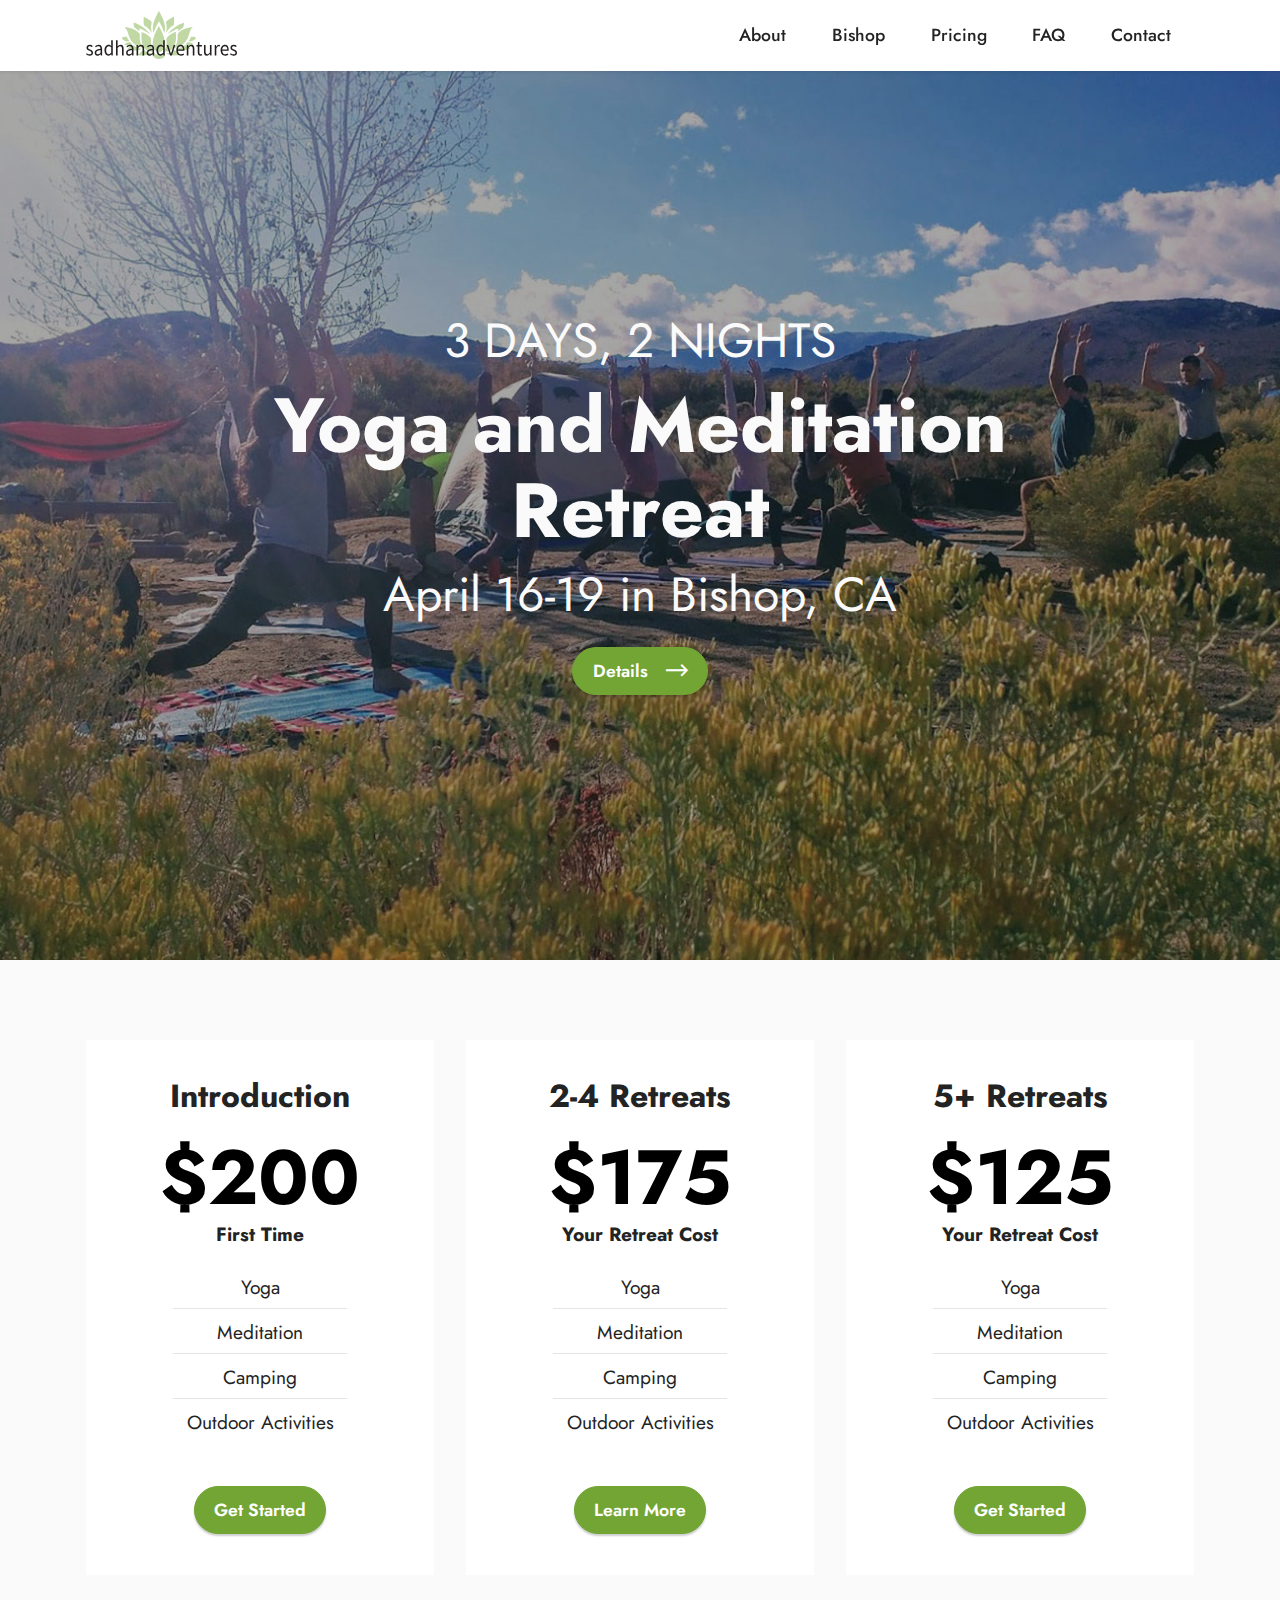
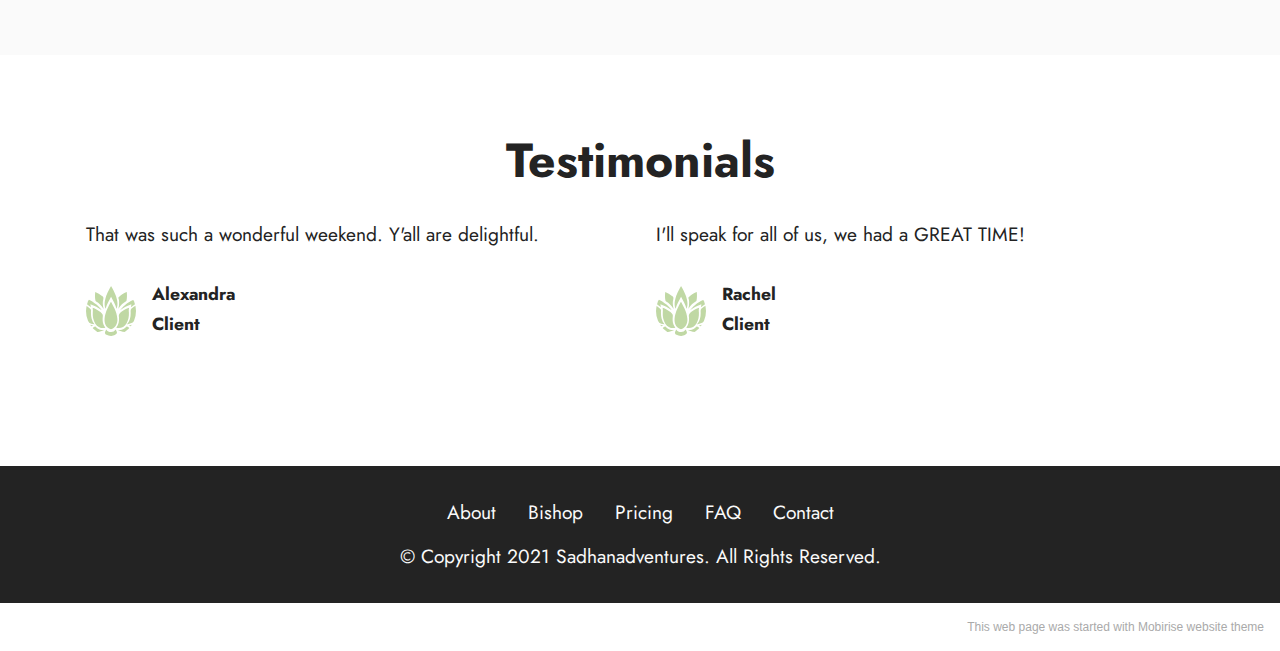
<file: index.html>
<!DOCTYPE html>
<html  >
<head>
  <!-- Site made with Mobirise Website Builder v5.3.0, https://mobirise.com -->
  <meta charset="UTF-8">
  <meta http-equiv="X-UA-Compatible" content="IE=edge">
  <meta name="generator" content="Mobirise v5.3.0, mobirise.com">
  <meta name="viewport" content="width=device-width, initial-scale=1, minimum-scale=1">
  <link rel="shortcut icon" href="assets/images/sadhanadventures-logo-color-lotus-1.svg" type="image/x-icon">
  <meta name="description" content="Come along with us on our next retreat into the high desert of eastern sierras to practice yoga and go rock climbing.">
  
  
  <title>Join us on our next yoga and rock climbing retreat</title>
  <link rel="stylesheet" href="assets/web/assets/mobirise-icons2/mobirise2.css">
  <link rel="stylesheet" href="assets/tether/tether.min.css">
  <link rel="stylesheet" href="assets/bootstrap/css/bootstrap.min.css">
  <link rel="stylesheet" href="assets/bootstrap/css/bootstrap-grid.min.css">
  <link rel="stylesheet" href="assets/bootstrap/css/bootstrap-reboot.min.css">
  <link rel="stylesheet" href="assets/web/assets/gdpr-plugin/gdpr-styles.css">
  <link rel="stylesheet" href="assets/dropdown/css/style.css">
  <link rel="stylesheet" href="assets/socicon/css/styles.css">
  <link rel="stylesheet" href="assets/theme/css/style.css">
  <link rel="preload" as="style" href="assets/mobirise/css/mbr-additional.css"><link rel="stylesheet" href="assets/mobirise/css/mbr-additional.css" type="text/css">
  
  
  
  
</head>
<body>
  
  <section class="menu menu1 cid-sseR3MJrsk" once="menu" id="menu1-21">
    

    <nav class="navbar navbar-dropdown navbar-fixed-top navbar-expand-lg">
        <div class="container">
            <div class="navbar-brand">
                <span class="navbar-logo">
                    <a href="index.html">
                        <img src="assets/images/sadhanadventures-logo-color-lotus-1.svg" alt="Sadhanadventures" style="height: 3rem;">
                    </a>
                </span>
                <span class="navbar-caption-wrap"><a class="navbar-caption text-black display-5" href="https://mobiri.se"></a></span>
            </div>
            <button class="navbar-toggler" type="button" data-toggle="collapse" data-target="#navbarSupportedContent" aria-controls="navbarNavAltMarkup" aria-expanded="false" aria-label="Toggle navigation">
                <div class="hamburger">
                    <span></span>
                    <span></span>
                    <span></span>
                    <span></span>
                </div>
            </button>
            <div class="collapse navbar-collapse" id="navbarSupportedContent">
                <ul class="navbar-nav nav-dropdown nav-right" data-app-modern-menu="true"><li class="nav-item"><a class="nav-link link text-black text-primary display-4" href="about.html">
                            About</a></li><li class="nav-item"><a class="nav-link link text-black text-primary display-4" href="bishop.html">Bishop</a></li>
                    
                    <li class="nav-item"><a class="nav-link link text-black text-primary display-4" href="pricing.html">Pricing</a>
                    </li><li class="nav-item"><a class="nav-link link text-black text-primary display-4" href="faq.html">FAQ</a></li><li class="nav-item"><a class="nav-link link text-black text-primary display-4" href="contact.html">Contact</a></li></ul>
                
                
            </div>
        </div>
    </nav>
</section>

<section class="header6 cid-ssjKgRIWvW mbr-fullscreen" id="header6-22">

    

    <div class="mbr-overlay" style="opacity: 0.4; background-color: rgb(35, 35, 35);"></div>

    <div class="align-center container-fluid">
        <div class="row justify-content-center">
            <div class="col-12 col-lg-10">
                <h1 class="mbr-section-title mbr-fonts-style mbr-white mb-3 display-2">3 DAYS, 2 NIGHTS</h1>
                <h2 class="mbr-section-subtitle mbr-fonts-style mbr-white mb-3 display-1"><strong>Yoga and Meditation Retreat</strong></h2>
                <p class="mbr-text mbr-white mbr-fonts-style display-2">
                    April 16-19 in Bishop, CA</p>
                <div class="mbr-section-btn mt-3"><a class="btn btn-secondary display-4" href="bishop.html"><span class="mobi-mbri mobi-mbri-right mbr-iconfont mbr-iconfont-btn"></span>Details&nbsp;&nbsp;</a></div>
            </div>
        </div>
    </div>
</section>

<section class="pricing2 cid-spRthZ4BWz" id="pricing2-2">
    

    
    <div class="container">
        <div class="row justify-content-center">
            <div class="col-12 col-md-6 align-center col-lg-4">
                <div class="plan">
                    <div class="plan-header">
                        <h6 class="plan-title mbr-fonts-style mb-3 display-5"><strong>Introduction</strong></h6>
                        <div class="plan-price">
                            <p class="price mbr-fonts-style m-0 display-1"><strong>$200</strong></p>
                            <p class="price-term mbr-fonts-style mb-3 display-7"><strong>First Time</strong></p>
                        </div>
                    </div>
                    <div class="plan-body">
                        <div class="plan-list mb-4">
                            <ul class="list-group mbr-fonts-style list-group-flush display-7">
                                <li class="list-group-item">Yoga</li><li class="list-group-item">Meditation</li><li class="list-group-item"><span style="background-color: transparent; font-size: 1.2rem;">Camping</span></li><li class="list-group-item"><span style="background-color: transparent; font-size: 1.2rem;">Outdoor Activities</span></li></ul>
                        </div>
                        <div class="mbr-section-btn text-center"><a href="pricing.html" class="btn btn-secondary display-4">Get Started</a></div>
                    </div>
                </div>
            </div>
            <div class="col-12 col-md-6 align-center col-lg-4">
                <div class="plan">
                    <div class="plan-header">
                        <h6 class="plan-title mbr-fonts-style mb-3 display-5"><strong>2-4 Retreats</strong></h6>
                        <div class="plan-price">
                            <p class="price mbr-fonts-style m-0 display-1"><strong>$175</strong></p>
                            <p class="price-term mbr-fonts-style mb-3 display-7"><strong>Your Retreat Cost</strong><br></p>
                        </div>
                    </div>
                    <div class="plan-body">
                        <div class="plan-list mb-4">
                            <ul class="list-group mbr-fonts-style list-group-flush display-7">
                                <li class="list-group-item">Yoga
</li><li class="list-group-item">Meditation
</li><li class="list-group-item">Camping
</li><li class="list-group-item">Outdoor Activities</li>
                            </ul>
                        </div>
                        <div class="mbr-section-btn text-center"><a href="pricing.html" class="btn btn-secondary display-4">Learn More</a></div>
                    </div>
                </div>
            </div>
            <div class="col-12 col-md-6 align-center col-lg-4">
                <div class="plan">
                    <div class="plan-header">
                        <h6 class="plan-title mbr-fonts-style mb-3 display-5"><strong>5+ Retreats</strong></h6>
                        <div class="plan-price">
                            <p class="price mbr-fonts-style m-0 display-1"><strong>$125</strong></p>
                            <p class="price-term mbr-fonts-style mb-3 display-7"><strong>Your Retreat Cost</strong></p>
                        </div>
                    </div>
                    <div class="plan-body">
                        <div class="plan-list mb-4">
                            <ul class="list-group mbr-fonts-style list-group-flush display-7">
                                <li class="list-group-item">Yoga
</li><li class="list-group-item">Meditation
</li><li class="list-group-item">Camping
</li><li class="list-group-item">Outdoor Activities</li>
                            </ul>
                        </div>
                        <div class="mbr-section-btn text-center"><a href="pricing.html" class="btn btn-secondary display-4">Get Started</a></div>
                    </div>
                </div>
            </div>
            
        </div>
    </div>
</section>

<section class="testimonials2 cid-spT2MXJr3D" id="testimonials2-5">
    
    
    <div class="container">
        <h3 class="mbr-section-title mbr-fonts-style align-center mb-4 display-2">
            <strong>Testimonials</strong>
        </h3>
        <div class="row justify-content-center">
            <div class="card col-12 col-md-6">
                <p class="mbr-text mbr-fonts-style mb-4 display-7">That was such a wonderful weekend. Y'all are delightful.</p>
                <div class="d-flex mb-md-0 mb-4">
                    <div class="image-wrapper">
                        <img src="assets/images/lotus-flower.svg" alt="Alex">
                    </div>
                    <div class="text-wrapper">
                        <p class="name mbr-fonts-style mb-1 display-4"><strong>Alexandra</strong></p>
                        <p class="position mbr-fonts-style display-4">
                            <strong>Client</strong>
                        </p>
                    </div>
                </div>
            </div>
            <div class="card col-12 col-md-6">
                <p class="mbr-text mbr-fonts-style mb-4 display-7">I'll speak for all of us, we had a GREAT TIME!</p>
                <div class="d-flex mb-md-0 mb-4">
                    <div class="image-wrapper">
                        <img src="assets/images/lotus-flower.svg" alt="Rachel bouldering">
                    </div>
                    <div class="text-wrapper">
                        <p class="name mbr-fonts-style mb-1 display-4">
                            <strong>Rachel</strong></p>
                        <p class="position mbr-fonts-style display-4">
                            <strong>Client</strong>
                        </p>
                    </div>
                </div>
            </div>
        </div>
    </div>
</section>

<section class="footer3 cid-spT6EPFjlA" once="footers" id="footer3-6">

    

    

    <div class="container-fluid">
        <div class="media-container-row align-center mbr-white">
            <div class="row row-links">
                <ul class="foot-menu">
                    
                    
                    
                    
                    
                <li class="foot-menu-item mbr-fonts-style display-7"><a href="about.html" class="text-white">About</a></li><li class="foot-menu-item mbr-fonts-style display-7"><a href="bishop.html" class="text-white text-primary">Bishop</a></li><li class="foot-menu-item mbr-fonts-style display-7"><a href="pricing.html" class="text-white text-primary">Pricing</a></li><li class="foot-menu-item mbr-fonts-style display-7"><a href="faq.html" class="text-white">FAQ</a></li><li class="foot-menu-item mbr-fonts-style display-7"><a href="faq.html" class="text-white">Contact</a></li></ul>
            </div>
            
            <div class="row row-copirayt">
                <p class="mbr-text mb-0 mbr-fonts-style mbr-white align-center display-7">
                    © Copyright 2021 Sadhanadventures. All Rights Reserved.
                </p>
            </div>
        </div>
    </div>
</section><section style="background-color: #fff; font-family: -apple-system, BlinkMacSystemFont, 'Segoe UI', 'Roboto', 'Helvetica Neue', Arial, sans-serif; color:#aaa; font-size:12px; padding: 0; align-items: center; display: flex;"><a href="https://mobirise.site/s" style="flex: 1 1; height: 3rem; padding-left: 1rem;"></a><p style="flex: 0 0 auto; margin:0; padding-right:1rem;"><a href="https://mobirise.site/q" style="color:#aaa;">This web page</a> was started with Mobirise website theme</p></section><script src="assets/web/assets/jquery/jquery.min.js"></script>  <script src="assets/popper/popper.min.js"></script>  <script src="assets/tether/tether.min.js"></script>  <script src="assets/bootstrap/js/bootstrap.min.js"></script>  <script src="assets/smoothscroll/smooth-scroll.js"></script>  <script src="assets/dropdown/js/nav-dropdown.js"></script>  <script src="assets/dropdown/js/navbar-dropdown.js"></script>  <script src="assets/touchswipe/jquery.touch-swipe.min.js"></script>  <script src="assets/theme/js/script.js"></script>  
  
  
 <div id="scrollToTop" class="scrollToTop mbr-arrow-up"><a style="text-align: center;"><i class="mbr-arrow-up-icon mbr-arrow-up-icon-cm cm-icon cm-icon-smallarrow-up"></i></a></div>
  </body>
</html>
</file>
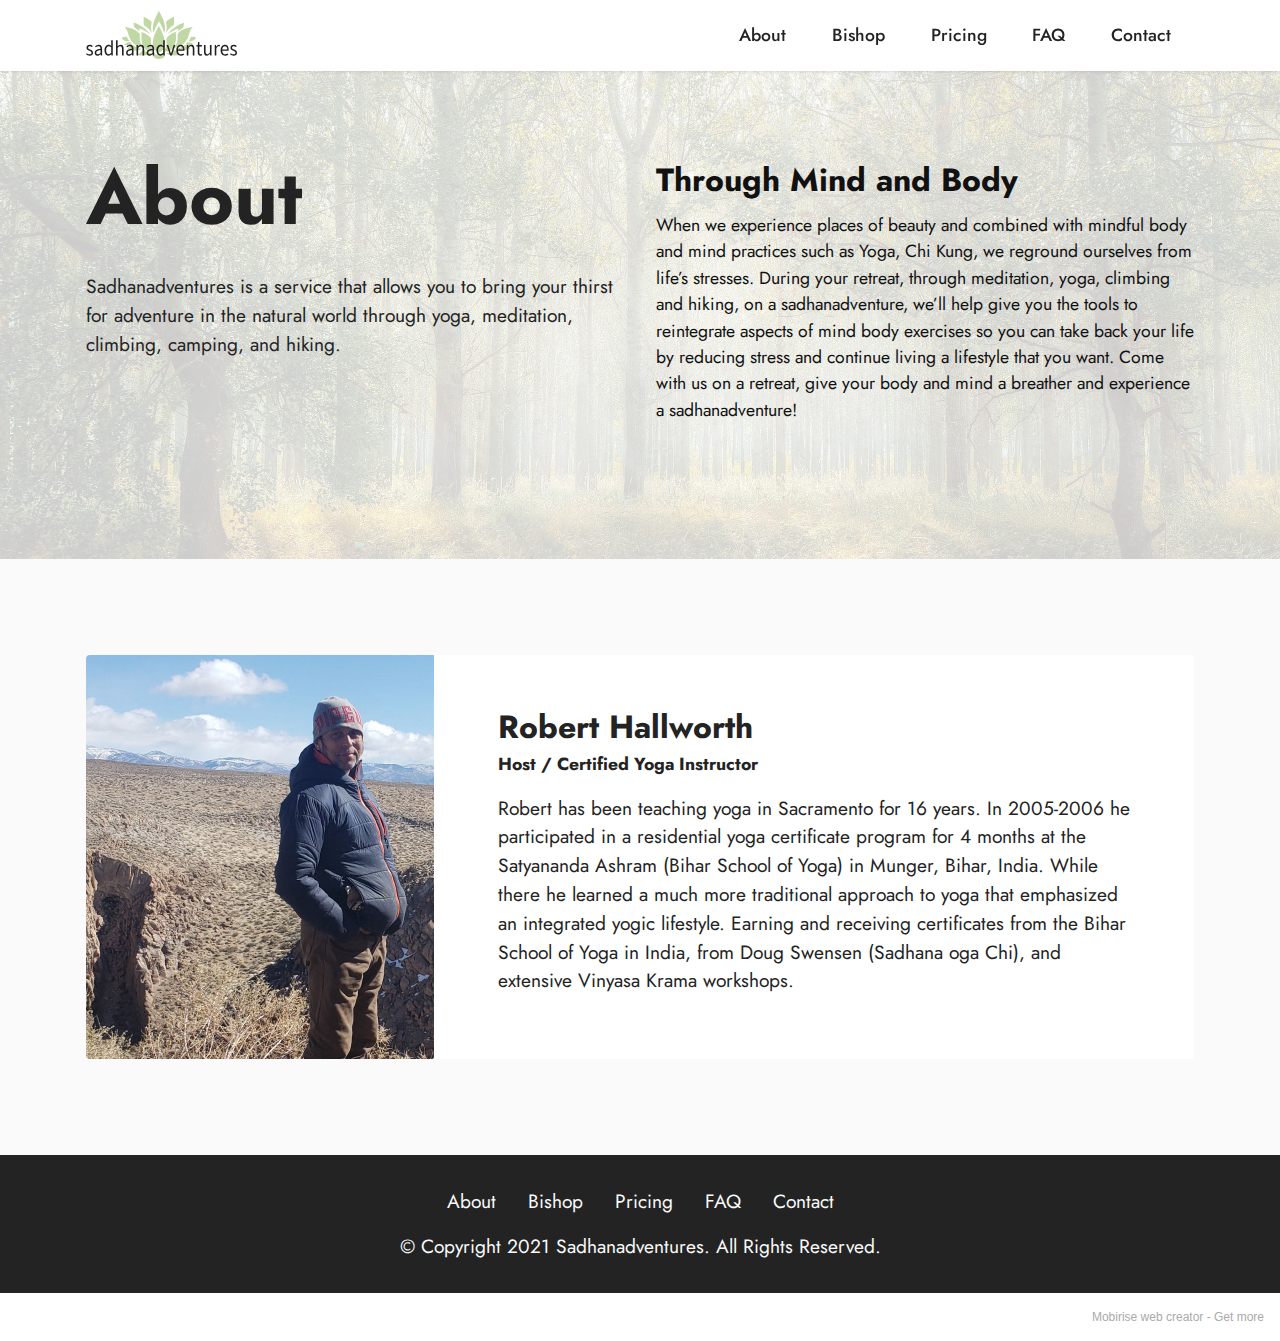
<file: about.html>
<!DOCTYPE html>
<html  >
<head>
  <!-- Site made with Mobirise Website Builder v5.3.0, https://mobirise.com -->
  <meta charset="UTF-8">
  <meta http-equiv="X-UA-Compatible" content="IE=edge">
  <meta name="generator" content="Mobirise v5.3.0, mobirise.com">
  <meta name="viewport" content="width=device-width, initial-scale=1, minimum-scale=1">
  <link rel="shortcut icon" href="assets/images/sadhanadventures-logo-color-lotus-1.svg" type="image/x-icon">
  <meta name="description" content="">
  
  
  <title>About</title>
  <link rel="stylesheet" href="assets/web/assets/mobirise-icons2/mobirise2.css">
  <link rel="stylesheet" href="assets/tether/tether.min.css">
  <link rel="stylesheet" href="assets/bootstrap/css/bootstrap.min.css">
  <link rel="stylesheet" href="assets/bootstrap/css/bootstrap-grid.min.css">
  <link rel="stylesheet" href="assets/bootstrap/css/bootstrap-reboot.min.css">
  <link rel="stylesheet" href="assets/web/assets/gdpr-plugin/gdpr-styles.css">
  <link rel="stylesheet" href="assets/dropdown/css/style.css">
  <link rel="stylesheet" href="assets/socicon/css/styles.css">
  <link rel="stylesheet" href="assets/theme/css/style.css">
  <link rel="preload" as="style" href="assets/mobirise/css/mbr-additional.css"><link rel="stylesheet" href="assets/mobirise/css/mbr-additional.css" type="text/css">
  
  
  
  
</head>
<body>
  
  <section class="menu menu1 cid-sseR3MJrsk" once="menu" id="menu1-21">
    

    <nav class="navbar navbar-dropdown navbar-fixed-top navbar-expand-lg">
        <div class="container">
            <div class="navbar-brand">
                <span class="navbar-logo">
                    <a href="index.html">
                        <img src="assets/images/sadhanadventures-logo-color-lotus-1.svg" alt="Sadhanadventures" style="height: 3rem;">
                    </a>
                </span>
                <span class="navbar-caption-wrap"><a class="navbar-caption text-black display-5" href="https://mobiri.se"></a></span>
            </div>
            <button class="navbar-toggler" type="button" data-toggle="collapse" data-target="#navbarSupportedContent" aria-controls="navbarNavAltMarkup" aria-expanded="false" aria-label="Toggle navigation">
                <div class="hamburger">
                    <span></span>
                    <span></span>
                    <span></span>
                    <span></span>
                </div>
            </button>
            <div class="collapse navbar-collapse" id="navbarSupportedContent">
                <ul class="navbar-nav nav-dropdown nav-right" data-app-modern-menu="true"><li class="nav-item"><a class="nav-link link text-black text-primary display-4" href="about.html">
                            About</a></li><li class="nav-item"><a class="nav-link link text-black text-primary display-4" href="bishop.html">Bishop</a></li>
                    
                    <li class="nav-item"><a class="nav-link link text-black text-primary display-4" href="pricing.html">Pricing</a>
                    </li><li class="nav-item"><a class="nav-link link text-black text-primary display-4" href="faq.html">FAQ</a></li><li class="nav-item"><a class="nav-link link text-black text-primary display-4" href="contact.html">Contact</a></li></ul>
                
                
            </div>
        </div>
    </nav>
</section>

<section class="features12 cid-ssYC50Mrvr" id="features13-25">

    
    <div class="mbr-overlay" style="opacity: 0.8; background-color: rgb(255, 255, 255);">
    </div>
    <div class="container">
        <div class="row justify-content-center">
            <div class="col-12 col-lg-6">
                <div class="card-wrapper">
                    <div class="card-box align-left">
                        <h4 class="card-title mbr-fonts-style mb-4 display-1">
                            <strong>About</strong></h4>
                        <p class="mbr-text mbr-fonts-style mb-4 display-7">Sadhanadventures is a service that allows you to bring your thirst for adventure in the natural world through yoga, meditation, climbing, camping, and hiking.</p>
                        
                    </div>
                </div>
            </div>
            <div class="col-12 col-lg-6">
                <div class="item mbr-flex">
                    <div class="text-box">
                        <h4 class="icon-title mbr-black mbr-fonts-style display-5"><strong>Through Mind and Body</strong></h4>
                        <h5 class="icon-text mbr-black mbr-fonts-style display-4">When we experience places of beauty and combined with mindful body and mind practices such as Yoga, Chi Kung, we reground ourselves from life’s stresses. During your retreat, through meditation, yoga, climbing and hiking, on a sadhanadventure, we’ll help give you the tools to reintegrate aspects of mind body exercises so you can take back your life by reducing stress and continue living a lifestyle that you want. Come with us on a retreat, give your body and mind a breather and experience a sadhanadventure!</h5>
                    </div>
                </div>
               
                
            </div>
        </div>
    </div>
</section>

<section class="team2 cid-spXlRsFD5I" xmlns="http://www.w3.org/1999/html" id="team2-c">
    
    
    <div class="container">
        <div class="card">
            <div class="card-wrapper">
                <div class="row align-items-center">
                    <div class="col-12 col-md-4">
                        <div class="image-wrapper">
                            <img src="assets/images/about-yogi-bob-696x808.jpg" alt="Robert">
                        </div>
                    </div>
                    <div class="col-12 col-md">
                        <div class="card-box">
                            <h5 class="card-title mbr-fonts-style m-0 display-5">
                                <strong>Robert Hallworth</strong></h5>
                            <h6 class="mbr-fonts-style mb-3 display-4">
                                <strong>Host / Certified Yoga Instructor</strong></h6>
                            <p class="mbr-text mbr-fonts-style display-7">Robert has been teaching yoga in Sacramento for 16 years. In 2005-2006 he participated in a residential yoga certificate program for 4 months at the Satyananda Ashram (Bihar School of Yoga) in Munger, Bihar, India. While there he learned a much more traditional approach to yoga that emphasized an integrated yogic lifestyle. Earning and receiving certificates from the Bihar School of Yoga in India, from Doug Swensen (Sadhana oga Chi), and extensive Vinyasa Krama workshops.<br></p>
                            
                        </div>
                    </div>
                </div>
            </div>
        </div>
        
        
    </div>
</section>

<section class="footer3 cid-sqlw9gQTIy" once="footers" id="footer3-17">

    

    

    <div class="container-fluid">
        <div class="media-container-row align-center mbr-white">
            <div class="row row-links">
                <ul class="foot-menu">
                    
                    
                    
                    
                    
                <li class="foot-menu-item mbr-fonts-style display-7"><a href="about.html" class="text-white">About</a></li><li class="foot-menu-item mbr-fonts-style display-7"><a href="bishop.html" class="text-white text-primary">Bishop</a></li><li class="foot-menu-item mbr-fonts-style display-7"><a href="pricing.html" class="text-white text-primary">Pricing</a></li><li class="foot-menu-item mbr-fonts-style display-7"><a href="faq.html" class="text-white">FAQ</a></li><li class="foot-menu-item mbr-fonts-style display-7"><a href="faq.html" class="text-white">Contact</a></li></ul>
            </div>
            
            <div class="row row-copirayt">
                <p class="mbr-text mb-0 mbr-fonts-style mbr-white align-center display-7">
                    © Copyright 2021 Sadhanadventures. All Rights Reserved.
                </p>
            </div>
        </div>
    </div>
</section><section style="background-color: #fff; font-family: -apple-system, BlinkMacSystemFont, 'Segoe UI', 'Roboto', 'Helvetica Neue', Arial, sans-serif; color:#aaa; font-size:12px; padding: 0; align-items: center; display: flex;"><a href="https://mobirise.site/o" style="flex: 1 1; height: 3rem; padding-left: 1rem;"></a><p style="flex: 0 0 auto; margin:0; padding-right:1rem;">Mobirise web creator - <a href="https://mobirise.site/n" style="color:#aaa;">Get more</a></p></section><script src="assets/web/assets/jquery/jquery.min.js"></script>  <script src="assets/popper/popper.min.js"></script>  <script src="assets/tether/tether.min.js"></script>  <script src="assets/bootstrap/js/bootstrap.min.js"></script>  <script src="assets/smoothscroll/smooth-scroll.js"></script>  <script src="assets/dropdown/js/nav-dropdown.js"></script>  <script src="assets/dropdown/js/navbar-dropdown.js"></script>  <script src="assets/touchswipe/jquery.touch-swipe.min.js"></script>  <script src="assets/theme/js/script.js"></script>  
  
  
 <div id="scrollToTop" class="scrollToTop mbr-arrow-up"><a style="text-align: center;"><i class="mbr-arrow-up-icon mbr-arrow-up-icon-cm cm-icon cm-icon-smallarrow-up"></i></a></div>
  </body>
</html>
</file>
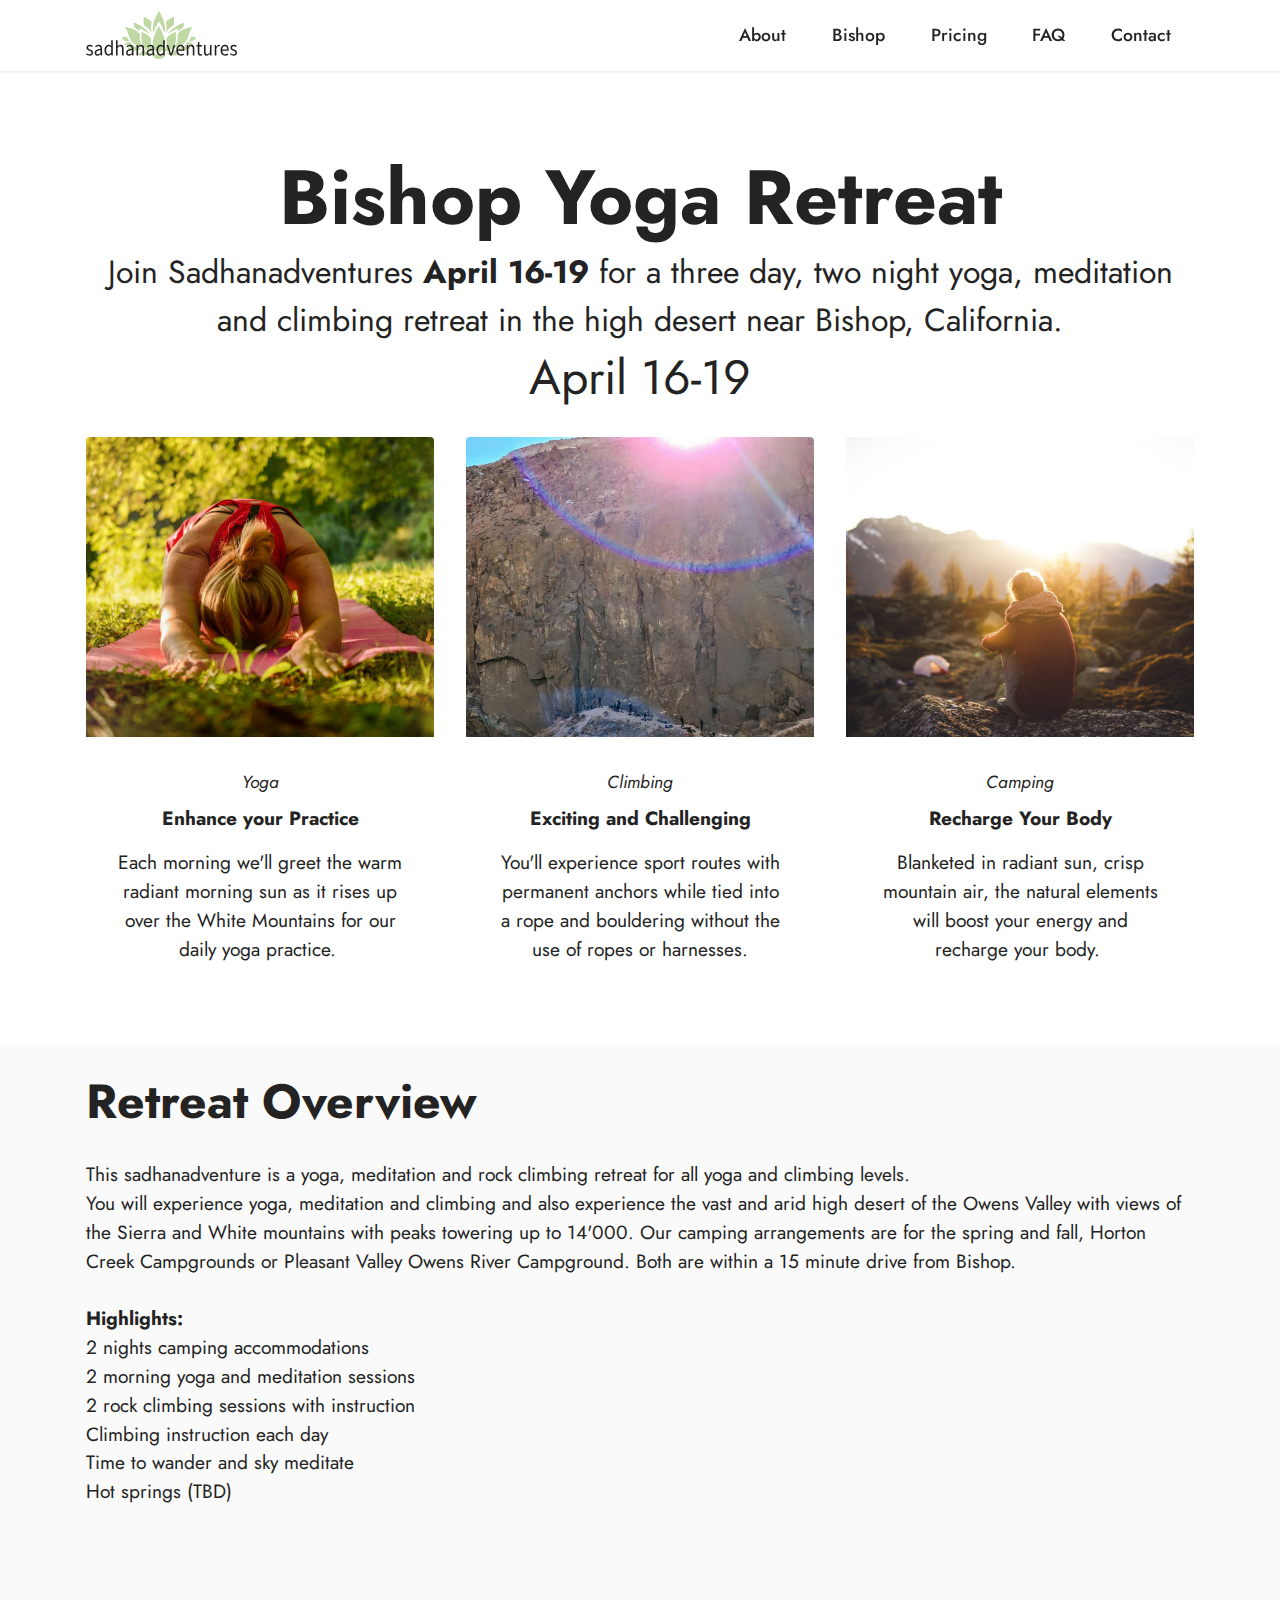
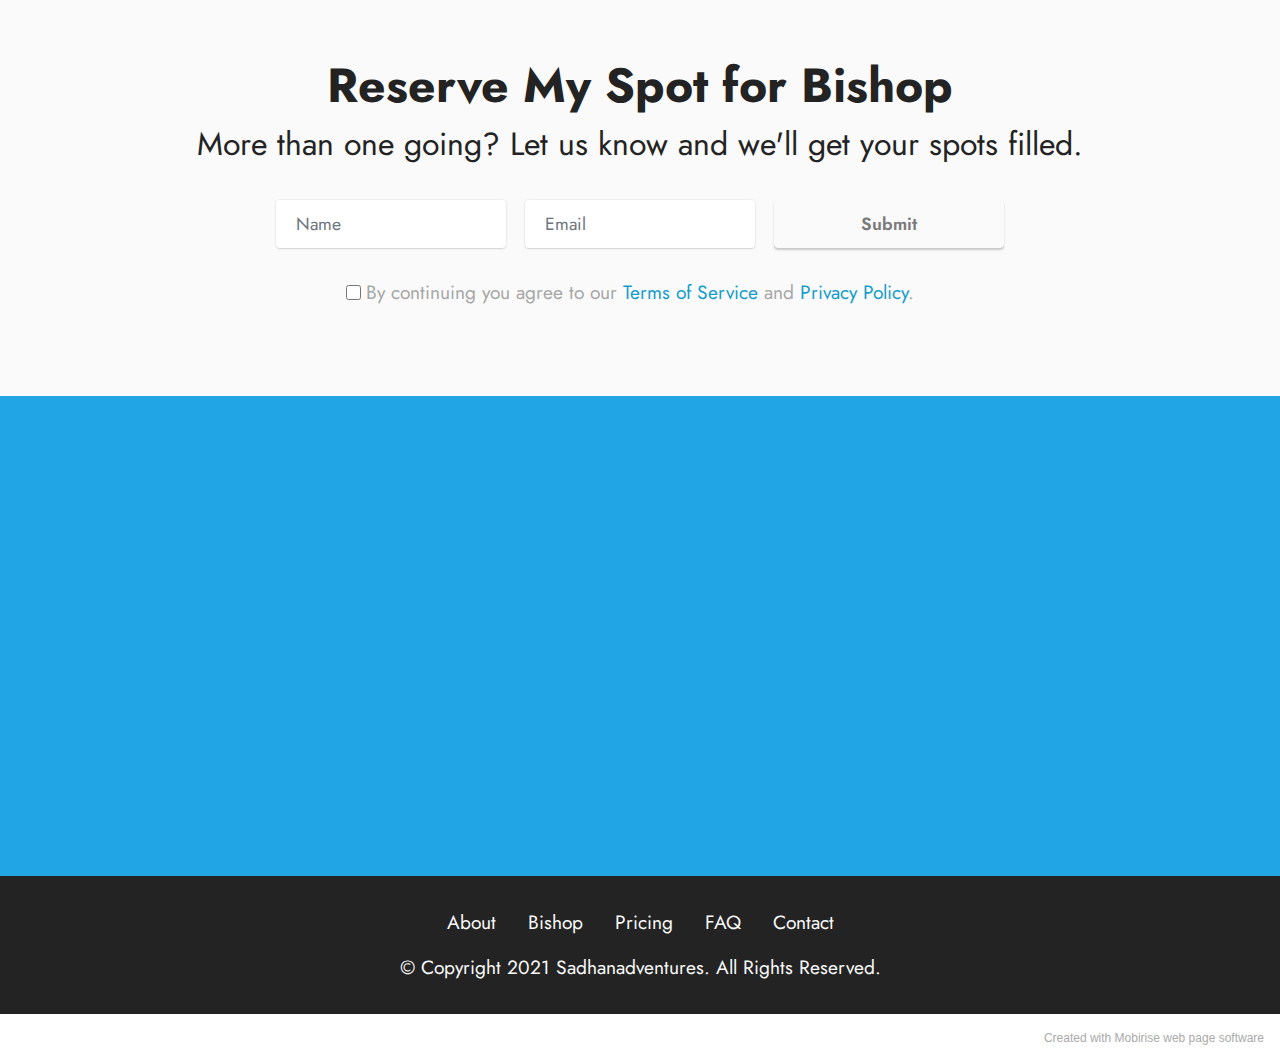
<file: bishop.html>
<!DOCTYPE html>
<html  >
<head>
  <!-- Site made with Mobirise Website Builder v5.3.0, https://mobirise.com -->
  <meta charset="UTF-8">
  <meta http-equiv="X-UA-Compatible" content="IE=edge">
  <meta name="generator" content="Mobirise v5.3.0, mobirise.com">
  <meta name="viewport" content="width=device-width, initial-scale=1, minimum-scale=1">
  <link rel="shortcut icon" href="assets/images/sadhanadventures-logo-color-lotus-1.svg" type="image/x-icon">
  <meta name="description" content="">
  
  
  <title>Bishop</title>
  <link rel="stylesheet" href="assets/tether/tether.min.css">
  <link rel="stylesheet" href="assets/bootstrap/css/bootstrap.min.css">
  <link rel="stylesheet" href="assets/bootstrap/css/bootstrap-grid.min.css">
  <link rel="stylesheet" href="assets/bootstrap/css/bootstrap-reboot.min.css">
  <link rel="stylesheet" href="assets/web/assets/gdpr-plugin/gdpr-styles.css">
  <link rel="stylesheet" href="assets/formstyler/jquery.formstyler.css">
  <link rel="stylesheet" href="assets/formstyler/jquery.formstyler.theme.css">
  <link rel="stylesheet" href="assets/datepicker/jquery.datetimepicker.min.css">
  <link rel="stylesheet" href="assets/dropdown/css/style.css">
  <link rel="stylesheet" href="assets/socicon/css/styles.css">
  <link rel="stylesheet" href="assets/theme/css/style.css">
  <link rel="preload" as="style" href="assets/mobirise/css/mbr-additional.css"><link rel="stylesheet" href="assets/mobirise/css/mbr-additional.css" type="text/css">
  
  
  
  
</head>
<body>
  
  <section class="menu menu1 cid-sseR3MJrsk" once="menu" id="menu1-21">
    

    <nav class="navbar navbar-dropdown navbar-fixed-top navbar-expand-lg">
        <div class="container">
            <div class="navbar-brand">
                <span class="navbar-logo">
                    <a href="index.html">
                        <img src="assets/images/sadhanadventures-logo-color-lotus-1.svg" alt="Sadhanadventures" style="height: 3rem;">
                    </a>
                </span>
                <span class="navbar-caption-wrap"><a class="navbar-caption text-black display-5" href="https://mobiri.se"></a></span>
            </div>
            <button class="navbar-toggler" type="button" data-toggle="collapse" data-target="#navbarSupportedContent" aria-controls="navbarNavAltMarkup" aria-expanded="false" aria-label="Toggle navigation">
                <div class="hamburger">
                    <span></span>
                    <span></span>
                    <span></span>
                    <span></span>
                </div>
            </button>
            <div class="collapse navbar-collapse" id="navbarSupportedContent">
                <ul class="navbar-nav nav-dropdown nav-right" data-app-modern-menu="true"><li class="nav-item"><a class="nav-link link text-black text-primary display-4" href="about.html">
                            About</a></li><li class="nav-item"><a class="nav-link link text-black text-primary display-4" href="bishop.html">Bishop</a></li>
                    
                    <li class="nav-item"><a class="nav-link link text-black text-primary display-4" href="pricing.html">Pricing</a>
                    </li><li class="nav-item"><a class="nav-link link text-black text-primary display-4" href="faq.html">FAQ</a></li><li class="nav-item"><a class="nav-link link text-black text-primary display-4" href="contact.html">Contact</a></li></ul>
                
                
            </div>
        </div>
    </nav>
</section>

<section class="content3 cid-sqlHSaB7YZ" id="content3-19">
    
    
    <div class="container">
        <div class="mbr-section-head">
            <h4 class="mbr-section-title mbr-fonts-style align-center mb-0 display-1"><strong>Bishop Yoga Retreat</strong></h4>
            <h5 class="mbr-section-subtitle mbr-fonts-style align-center mb-0 mt-2 display-5">Join Sadhanadventures <strong>April 16-19</strong> for a three day, two night yoga, meditation and climbing retreat in the high desert near Bishop, California.</h5>
            <h6 class="mbr-section-subtitle mbr-fonts-style align-center mb-0 mt-2 display-2">April 16-19</h6>
             
        </div>
        <div class="row mt-4">
            <div class="item features-image сol-12 col-md-6 col-lg-4">
                <div class="item-wrapper">
                    <div class="item-img">
                        <img src="assets/images/mbr-2-696x464.jpg" alt="women practicing yoga outside" title="">
                    </div>
                    <div class="item-content">
                        <h5 class="item-title mbr-fonts-style display-4"><em>Yoga</em></h5>
                        <h6 class="item-subtitle mbr-fonts-style mt-1 display-7"><strong>Enhance your Practice</strong></h6>
                        <p class="mbr-text mbr-fonts-style mt-3 display-7">Each morning we'll greet the warm radiant morning sun as it rises up over the White Mountains for our daily yoga practice.&nbsp;</p>
                    </div>
                </div>
            </div>
            <div class="item features-image сol-12 col-md-6 col-lg-4">
                <div class="item-wrapper">
                    <div class="item-img">
                        <img src="assets/images/img-20210224-181258-696x928.jpg" alt="rock climbing owens river gorge" title="">
                    </div>
                    <div class="item-content">
                        <h5 class="item-title mbr-fonts-style display-4"><em>Climbing</em></h5>
                        <h6 class="item-subtitle mbr-fonts-style mt-1 display-7"><strong>Exciting and Challenging</strong></h6>
                        <p class="mbr-text mbr-fonts-style mt-3 display-7">You'll experience sport routes with permanent anchors while tied into a rope and bouldering without the use of ropes or harnesses.</p>
                    </div>
                </div>
            </div>
            <div class="item features-image сol-12 col-md-6 col-lg-4">
                <div class="item-wrapper">
                    <div class="item-img">
                        <img src="assets/images/mbr-1-696x464.jpg" alt="" title="">
                    </div>
                    <div class="item-content">
                        <h5 class="item-title mbr-fonts-style display-4"><em>Camping</em></h5>
                        <h6 class="item-subtitle mbr-fonts-style mt-1 display-7"><strong>Recharge Your Body</strong></h6>
                        <p class="mbr-text mbr-fonts-style mt-3 display-7">Blanketed in radiant sun, crisp mountain air, the natural elements will boost your energy and recharge your body.&nbsp;</p>
                    </div>
                </div>
            </div>

        </div>
    </div>
</section>

<section class="content5 cid-sqyJQAJl6k" id="content5-1j">
    
    <div class="container">
        <div class="row justify-content-center">
            <div class="col-md-12 col-lg-12">
                <h3 class="mbr-section-title mbr-fonts-style mb-4 display-2">
                    <strong>Retreat Overview</strong></h3>
                
                <p class="mbr-text mbr-fonts-style display-7">This sadhanadventure is a yoga, meditation and rock climbing retreat for all yoga and climbing levels. <br>You will experience yoga, meditation and climbing and also experience the vast and arid high desert of the Owens Valley with views of the Sierra and White mountains with peaks towering up to 14'000.&nbsp;Our camping arrangements are for the spring and fall, Horton Creek Campgrounds or Pleasant Valley Owens River Campground. Both are within a 15 minute drive from Bishop.<br><br><strong>Highlights:</strong><br>2 nights camping accommodations
<br>2 morning yoga and meditation sessions  
<br>2 rock climbing sessions with instruction 
<br>Climbing instruction each day 
<br>Time to wander and sky meditate  
<br>Hot springs (TBD)<br><br><br></p>
            </div>
        </div>
    </div>
</section>

<section class="form8 cid-sqZURAuqoY" id="form8-1t">
    
    
    <div class="container">
        <div class="mbr-section-head">
            <h3 class="mbr-section-title mbr-fonts-style align-center mb-0 display-2"><strong>Reserve My Spot for Bishop</strong></h3>
            <h4 class="mbr-section-subtitle mbr-fonts-style align-center mb-0 mt-2 display-5">More than one going? Let us know and we'll get your spots filled.</h4>
        </div>
        <div class="row justify-content-center mt-4">
            <div class="col-lg-8 mx-auto mbr-form" data-form-type="formoid">
                <form action="https://mobirise.eu/" method="POST" class="mbr-form form-with-styler mx-auto" data-form-title="Form Name"><input type="hidden" name="email" data-form-email="true" value="BgFBBRB86n5JPbQ92ebVlIvrgPT71bA3+ZrddlVucsv4RHs7ngFFaEDoto0A6E+/k7W1oGxo6VpgRl19c7kbDmM/FF1yQDmpdl1v1RYulGO7jdTga7CArKMJ7pdk3Al6">
                    <div class="">
                        <div hidden="hidden" data-form-alert="" class="alert alert-success col-12">Thanks! We'll put you on our list.</div>
                        <div hidden="hidden" data-form-alert-danger="" class="alert alert-danger col-12">Oops...! some problem!</div>
                    </div>
                    <div class="dragArea row">
                        <div class="col-lg-4 col-md-12 col-sm-12 form-group" data-for="name">
                            <input type="text" name="name" placeholder="Name" data-form-field="name" class="form-control" value="" id="name-form8-1t">
                        </div>
                        <div class="col-lg-4 col-md-12 col-sm-12 form-group" data-for="email">
                            <input type="email" name="email" placeholder="Email" data-form-field="email" class="form-control" value="" id="email-form8-1t">
                        </div>
                        <div class="col-lg-4 col-md-12 col-sm-12 mbr-section-btn align-center"><button type="submit" class="btn btn-white display-4">Submit</button></div>
                    </div>
                <span class="gdpr-block">
<label>
<span class="textGDPR display-7" style="color: #a7a7a7"><input type="checkbox" name="gdpr" id="gdpr-form8-1t" required="">By continuing you agree to our <a style="color: #149dcc; text-decoration: none;" href="terms.html">Terms of Service</a> and <a style="color: #149dcc; text-decoration: none;" href="policy.html">Privacy Policy</a>.</span>
</label>
</span></form>
            </div>
        </div>
    </div>
</section>

<section class="map2 cid-sqlHtBZjHH" id="map2-18">
    
    
    <div>
        
        <div class="google-map"><iframe frameborder="0" style="border:0" src="https://www.google.com/maps/embed/v1/place?key=AIzaSyCNveGQ9bfpKFwWzQLLftrR9hNiHwdqQG8&amp;q=Bishop, California" allowfullscreen=""></iframe></div>
    </div>
</section>

<section class="footer3 cid-spT6EPFjlA" once="footers" id="footer3-n">

    

    

    <div class="container-fluid">
        <div class="media-container-row align-center mbr-white">
            <div class="row row-links">
                <ul class="foot-menu">
                    
                    
                    
                    
                    
                <li class="foot-menu-item mbr-fonts-style display-7"><a href="about.html" class="text-white">About</a></li><li class="foot-menu-item mbr-fonts-style display-7"><a href="bishop.html" class="text-white text-primary">Bishop</a></li><li class="foot-menu-item mbr-fonts-style display-7"><a href="pricing.html" class="text-white text-primary">Pricing</a></li><li class="foot-menu-item mbr-fonts-style display-7"><a href="faq.html" class="text-white">FAQ</a></li><li class="foot-menu-item mbr-fonts-style display-7"><a href="faq.html" class="text-white">Contact</a></li></ul>
            </div>
            
            <div class="row row-copirayt">
                <p class="mbr-text mb-0 mbr-fonts-style mbr-white align-center display-7">
                    © Copyright 2021 Sadhanadventures. All Rights Reserved.
                </p>
            </div>
        </div>
    </div>
</section><section style="background-color: #fff; font-family: -apple-system, BlinkMacSystemFont, 'Segoe UI', 'Roboto', 'Helvetica Neue', Arial, sans-serif; color:#aaa; font-size:12px; padding: 0; align-items: center; display: flex;"><a href="https://mobirise.site/w" style="flex: 1 1; height: 3rem; padding-left: 1rem;"></a><p style="flex: 0 0 auto; margin:0; padding-right:1rem;">Created with Mobirise <a href="https://mobirise.site/j" style="color:#aaa;">web page</a> software</p></section><script src="assets/web/assets/jquery/jquery.min.js"></script>  <script src="assets/popper/popper.min.js"></script>  <script src="assets/tether/tether.min.js"></script>  <script src="assets/bootstrap/js/bootstrap.min.js"></script>  <script src="assets/smoothscroll/smooth-scroll.js"></script>  <script src="assets/formstyler/jquery.formstyler.js"></script>  <script src="assets/formstyler/jquery.formstyler.min.js"></script>  <script src="assets/datepicker/jquery.datetimepicker.full.js"></script>  <script src="assets/dropdown/js/nav-dropdown.js"></script>  <script src="assets/dropdown/js/navbar-dropdown.js"></script>  <script src="assets/touchswipe/jquery.touch-swipe.min.js"></script>  <script src="assets/theme/js/script.js"></script>  <script src="assets/formoid/formoid.min.js"></script>  
  
  
 <div id="scrollToTop" class="scrollToTop mbr-arrow-up"><a style="text-align: center;"><i class="mbr-arrow-up-icon mbr-arrow-up-icon-cm cm-icon cm-icon-smallarrow-up"></i></a></div>
  </body>
</html>
</file>
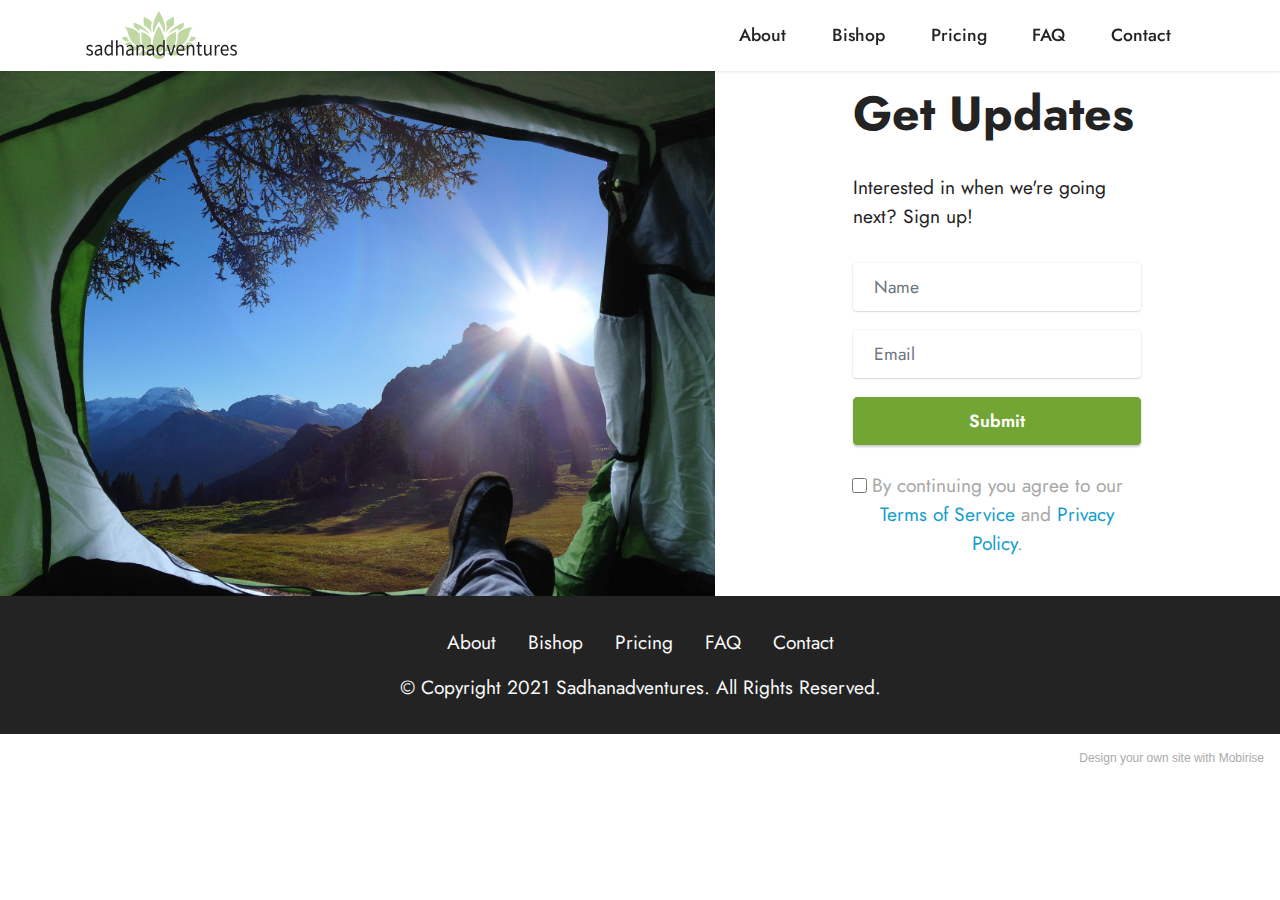
<file: contact.html>
<!DOCTYPE html>
<html  >
<head>
  <!-- Site made with Mobirise Website Builder v5.3.0, https://mobirise.com -->
  <meta charset="UTF-8">
  <meta http-equiv="X-UA-Compatible" content="IE=edge">
  <meta name="generator" content="Mobirise v5.3.0, mobirise.com">
  <meta name="viewport" content="width=device-width, initial-scale=1, minimum-scale=1">
  <link rel="shortcut icon" href="assets/images/sadhanadventures-logo-color-lotus-1.svg" type="image/x-icon">
  <meta name="description" content="">
  
  
  <title>Contact</title>
  <link rel="stylesheet" href="assets/tether/tether.min.css">
  <link rel="stylesheet" href="assets/bootstrap/css/bootstrap.min.css">
  <link rel="stylesheet" href="assets/bootstrap/css/bootstrap-grid.min.css">
  <link rel="stylesheet" href="assets/bootstrap/css/bootstrap-reboot.min.css">
  <link rel="stylesheet" href="assets/web/assets/gdpr-plugin/gdpr-styles.css">
  <link rel="stylesheet" href="assets/formstyler/jquery.formstyler.css">
  <link rel="stylesheet" href="assets/formstyler/jquery.formstyler.theme.css">
  <link rel="stylesheet" href="assets/datepicker/jquery.datetimepicker.min.css">
  <link rel="stylesheet" href="assets/dropdown/css/style.css">
  <link rel="stylesheet" href="assets/socicon/css/styles.css">
  <link rel="stylesheet" href="assets/theme/css/style.css">
  <link rel="preload" as="style" href="assets/mobirise/css/mbr-additional.css"><link rel="stylesheet" href="assets/mobirise/css/mbr-additional.css" type="text/css">
  
  
  
  
</head>
<body>
  
  <section class="menu menu1 cid-sseR3MJrsk" once="menu" id="menu1-21">
    

    <nav class="navbar navbar-dropdown navbar-fixed-top navbar-expand-lg">
        <div class="container">
            <div class="navbar-brand">
                <span class="navbar-logo">
                    <a href="index.html">
                        <img src="assets/images/sadhanadventures-logo-color-lotus-1.svg" alt="Sadhanadventures" style="height: 3rem;">
                    </a>
                </span>
                <span class="navbar-caption-wrap"><a class="navbar-caption text-black display-5" href="https://mobiri.se"></a></span>
            </div>
            <button class="navbar-toggler" type="button" data-toggle="collapse" data-target="#navbarSupportedContent" aria-controls="navbarNavAltMarkup" aria-expanded="false" aria-label="Toggle navigation">
                <div class="hamburger">
                    <span></span>
                    <span></span>
                    <span></span>
                    <span></span>
                </div>
            </button>
            <div class="collapse navbar-collapse" id="navbarSupportedContent">
                <ul class="navbar-nav nav-dropdown nav-right" data-app-modern-menu="true"><li class="nav-item"><a class="nav-link link text-black text-primary display-4" href="about.html">
                            About</a></li><li class="nav-item"><a class="nav-link link text-black text-primary display-4" href="bishop.html">Bishop</a></li>
                    
                    <li class="nav-item"><a class="nav-link link text-black text-primary display-4" href="pricing.html">Pricing</a>
                    </li><li class="nav-item"><a class="nav-link link text-black text-primary display-4" href="faq.html">FAQ</a></li><li class="nav-item"><a class="nav-link link text-black text-primary display-4" href="contact.html">Contact</a></li></ul>
                
                
            </div>
        </div>
    </nav>
</section>

<section class="form3 cid-sqyVdyyjGn" id="form3-1o">

    

    

    <div class="container-fluid">
        <div class="row justify-content-center">
            <div class="col-lg-7 col-12">
                <div class="image-wrapper">
                    <img class="w-100" src="assets/images/mbr-1920x1440.jpg" alt="Mobirise">
                </div>
            </div>
            <div class="col-lg-3 offset-lg-1 mbr-form" data-form-type="formoid">
                <form action="https://mobirise.eu/" method="POST" class="mbr-form form-with-styler" data-form-title="Form Name"><input type="hidden" name="email" data-form-email="true" value="crSomwPnDZhPkQf8hos1GogaeO+1HtfxGc8ozSE9y6YQ3mtKEOX1ZvsMFBOQn0ktPAlD54SNumSZyOK0HnEzKLl4Mqgz33Re2d3rTLMoCwQee+/7R37ghoskVj2Zz0oj">
                    <div class="">
                        <div hidden="hidden" data-form-alert="" class="alert alert-success col-12">Thank you! We'll get you on the list.</div>
                        <div hidden="hidden" data-form-alert-danger="" class="alert alert-danger col-12">Oops...! some
                            problem!</div>
                    </div>
                    <div class="dragArea row">
                        <div class="col-lg-12 col-md-12 col-sm-12">
                            <h1 class="mbr-section-title mb-4 display-2">
                                <strong>Get Updates</strong></h1>
                        </div>
                        <div class="col-lg-12 col-md-12 col-sm-12">
                            <p class="mbr-text mbr-fonts-style mb-4 display-7">Interested in when we're going next? Sign up!</p>
                        </div>
                        <div data-for="name" class="col-lg-12 col-md col-sm-12 form-group">
                            <input type="text" name="name" placeholder="Name" data-form-field="name" class="form-control" value="" id="name-form3-1o">
                        </div>
                        <div class="col-lg-12 col-md col-sm-12 form-group" data-for="email">
                            <input type="email" name="email" placeholder="Email" data-form-field="email" class="form-control" value="" id="email-form3-1o">
                        </div>
                        <div class="col-md-auto col-12 mbr-section-btn"><button type="submit" class="btn btn-secondary display-4">Submit</button></div>
                    </div>
                <span class="gdpr-block">
<label>
<span class="textGDPR display-7" style="color: #a7a7a7"><input type="checkbox" name="gdpr" id="gdpr-form3-1o" required="">By continuing you agree to our <a style="color: #149dcc; text-decoration: none;" href="terms.html">Terms of Service</a> and <a style="color: #149dcc; text-decoration: none;" href="policy.html">Privacy Policy</a>.</span>
</label>
</span></form>
            </div>
            <div class="offset-lg-1"></div>
        </div>
    </div>
</section>

<section class="footer3 cid-spT6EPFjlA" once="footers" id="footer3-1d">

    

    

    <div class="container-fluid">
        <div class="media-container-row align-center mbr-white">
            <div class="row row-links">
                <ul class="foot-menu">
                    
                    
                    
                    
                    
                <li class="foot-menu-item mbr-fonts-style display-7"><a href="about.html" class="text-white">About</a></li><li class="foot-menu-item mbr-fonts-style display-7"><a href="bishop.html" class="text-white text-primary">Bishop</a></li><li class="foot-menu-item mbr-fonts-style display-7"><a href="pricing.html" class="text-white text-primary">Pricing</a></li><li class="foot-menu-item mbr-fonts-style display-7"><a href="faq.html" class="text-white">FAQ</a></li><li class="foot-menu-item mbr-fonts-style display-7"><a href="faq.html" class="text-white">Contact</a></li></ul>
            </div>
            
            <div class="row row-copirayt">
                <p class="mbr-text mb-0 mbr-fonts-style mbr-white align-center display-7">
                    © Copyright 2021 Sadhanadventures. All Rights Reserved.
                </p>
            </div>
        </div>
    </div>
</section><section style="background-color: #fff; font-family: -apple-system, BlinkMacSystemFont, 'Segoe UI', 'Roboto', 'Helvetica Neue', Arial, sans-serif; color:#aaa; font-size:12px; padding: 0; align-items: center; display: flex;"><a href="https://mobirise.site/k" style="flex: 1 1; height: 3rem; padding-left: 1rem;"></a><p style="flex: 0 0 auto; margin:0; padding-right:1rem;">Design your own site with <a href="https://mobirise.site/z" style="color:#aaa;">Mobirise</a></p></section><script src="assets/web/assets/jquery/jquery.min.js"></script>  <script src="assets/popper/popper.min.js"></script>  <script src="assets/tether/tether.min.js"></script>  <script src="assets/bootstrap/js/bootstrap.min.js"></script>  <script src="assets/smoothscroll/smooth-scroll.js"></script>  <script src="assets/formstyler/jquery.formstyler.js"></script>  <script src="assets/formstyler/jquery.formstyler.min.js"></script>  <script src="assets/datepicker/jquery.datetimepicker.full.js"></script>  <script src="assets/dropdown/js/nav-dropdown.js"></script>  <script src="assets/dropdown/js/navbar-dropdown.js"></script>  <script src="assets/touchswipe/jquery.touch-swipe.min.js"></script>  <script src="assets/theme/js/script.js"></script>  <script src="assets/formoid/formoid.min.js"></script>  
  
  
 <div id="scrollToTop" class="scrollToTop mbr-arrow-up"><a style="text-align: center;"><i class="mbr-arrow-up-icon mbr-arrow-up-icon-cm cm-icon cm-icon-smallarrow-up"></i></a></div>
  </body>
</html>
</file>
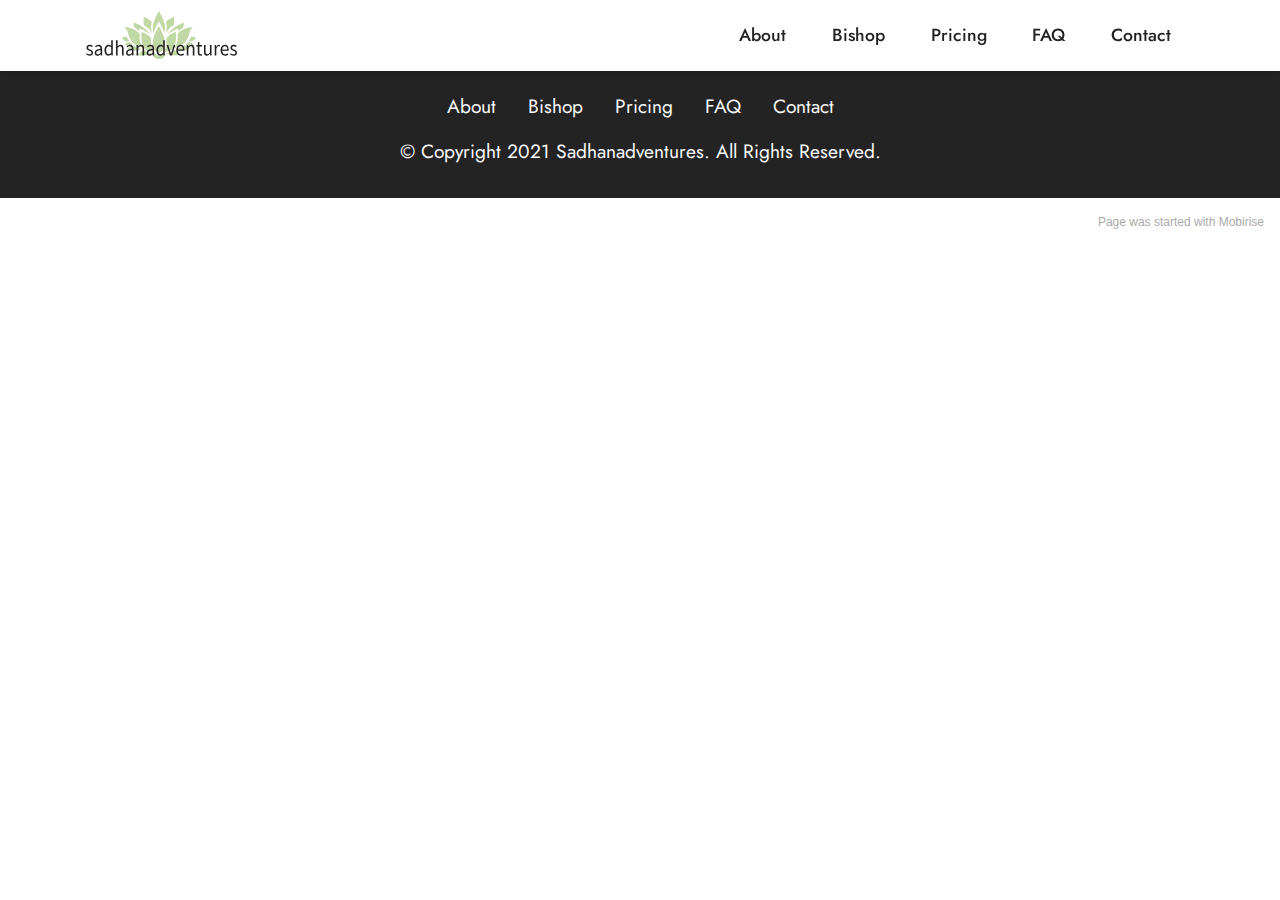
<file: destinations.html>
<!DOCTYPE html>
<html  >
<head>
  <!-- Site made with Mobirise Website Builder v5.3.0, https://mobirise.com -->
  <meta charset="UTF-8">
  <meta http-equiv="X-UA-Compatible" content="IE=edge">
  <meta name="generator" content="Mobirise v5.3.0, mobirise.com">
  <meta name="viewport" content="width=device-width, initial-scale=1, minimum-scale=1">
  <link rel="shortcut icon" href="assets/images/sadhanadventures-logo-color-lotus-1.svg" type="image/x-icon">
  <meta name="description" content="">
  
  
  <title>Destinations</title>
  <link rel="stylesheet" href="assets/tether/tether.min.css">
  <link rel="stylesheet" href="assets/bootstrap/css/bootstrap.min.css">
  <link rel="stylesheet" href="assets/bootstrap/css/bootstrap-grid.min.css">
  <link rel="stylesheet" href="assets/bootstrap/css/bootstrap-reboot.min.css">
  <link rel="stylesheet" href="assets/web/assets/gdpr-plugin/gdpr-styles.css">
  <link rel="stylesheet" href="assets/dropdown/css/style.css">
  <link rel="stylesheet" href="assets/socicon/css/styles.css">
  <link rel="stylesheet" href="assets/theme/css/style.css">
  <link rel="preload" as="style" href="assets/mobirise/css/mbr-additional.css"><link rel="stylesheet" href="assets/mobirise/css/mbr-additional.css" type="text/css">
  
  
  
  
</head>
<body>
  
  <section class="menu menu1 cid-sseR3MJrsk" once="menu" id="menu1-21">
    

    <nav class="navbar navbar-dropdown navbar-fixed-top navbar-expand-lg">
        <div class="container">
            <div class="navbar-brand">
                <span class="navbar-logo">
                    <a href="index.html">
                        <img src="assets/images/sadhanadventures-logo-color-lotus-1.svg" alt="Sadhanadventures" style="height: 3rem;">
                    </a>
                </span>
                <span class="navbar-caption-wrap"><a class="navbar-caption text-black display-5" href="https://mobiri.se"></a></span>
            </div>
            <button class="navbar-toggler" type="button" data-toggle="collapse" data-target="#navbarSupportedContent" aria-controls="navbarNavAltMarkup" aria-expanded="false" aria-label="Toggle navigation">
                <div class="hamburger">
                    <span></span>
                    <span></span>
                    <span></span>
                    <span></span>
                </div>
            </button>
            <div class="collapse navbar-collapse" id="navbarSupportedContent">
                <ul class="navbar-nav nav-dropdown nav-right" data-app-modern-menu="true"><li class="nav-item"><a class="nav-link link text-black text-primary display-4" href="about.html">
                            About</a></li><li class="nav-item"><a class="nav-link link text-black text-primary display-4" href="bishop.html">Bishop</a></li>
                    
                    <li class="nav-item"><a class="nav-link link text-black text-primary display-4" href="pricing.html">Pricing</a>
                    </li><li class="nav-item"><a class="nav-link link text-black text-primary display-4" href="faq.html">FAQ</a></li><li class="nav-item"><a class="nav-link link text-black text-primary display-4" href="contact.html">Contact</a></li></ul>
                
                
            </div>
        </div>
    </nav>
</section>

<section class="footer3 cid-sqlvQ5oAaM" once="footers" id="footer3-12">

    

    

    <div class="container-fluid">
        <div class="media-container-row align-center mbr-white">
            <div class="row row-links">
                <ul class="foot-menu">
                    
                    
                    
                    
                    
                <li class="foot-menu-item mbr-fonts-style display-7"><a href="about.html" class="text-white">About</a></li><li class="foot-menu-item mbr-fonts-style display-7"><a href="bishop.html" class="text-white text-primary">Bishop</a></li><li class="foot-menu-item mbr-fonts-style display-7"><a href="pricing.html" class="text-white text-primary">Pricing</a></li><li class="foot-menu-item mbr-fonts-style display-7"><a href="faq.html" class="text-white">FAQ</a></li><li class="foot-menu-item mbr-fonts-style display-7"><a href="faq.html" class="text-white">Contact</a></li></ul>
            </div>
            
            <div class="row row-copirayt">
                <p class="mbr-text mb-0 mbr-fonts-style mbr-white align-center display-7">
                    © Copyright 2021 Sadhanadventures. All Rights Reserved.
                </p>
            </div>
        </div>
    </div>
</section><section style="background-color: #fff; font-family: -apple-system, BlinkMacSystemFont, 'Segoe UI', 'Roboto', 'Helvetica Neue', Arial, sans-serif; color:#aaa; font-size:12px; padding: 0; align-items: center; display: flex;"><a href="https://mobirise.site/k" style="flex: 1 1; height: 3rem; padding-left: 1rem;"></a><p style="flex: 0 0 auto; margin:0; padding-right:1rem;">Page was <a href="https://mobirise.site/g" style="color:#aaa;">started</a> with Mobirise</p></section><script src="assets/web/assets/jquery/jquery.min.js"></script>  <script src="assets/popper/popper.min.js"></script>  <script src="assets/tether/tether.min.js"></script>  <script src="assets/bootstrap/js/bootstrap.min.js"></script>  <script src="assets/smoothscroll/smooth-scroll.js"></script>  <script src="assets/dropdown/js/nav-dropdown.js"></script>  <script src="assets/dropdown/js/navbar-dropdown.js"></script>  <script src="assets/touchswipe/jquery.touch-swipe.min.js"></script>  <script src="assets/theme/js/script.js"></script>  
  
  
 <div id="scrollToTop" class="scrollToTop mbr-arrow-up"><a style="text-align: center;"><i class="mbr-arrow-up-icon mbr-arrow-up-icon-cm cm-icon cm-icon-smallarrow-up"></i></a></div>
  </body>
</html>
</file>
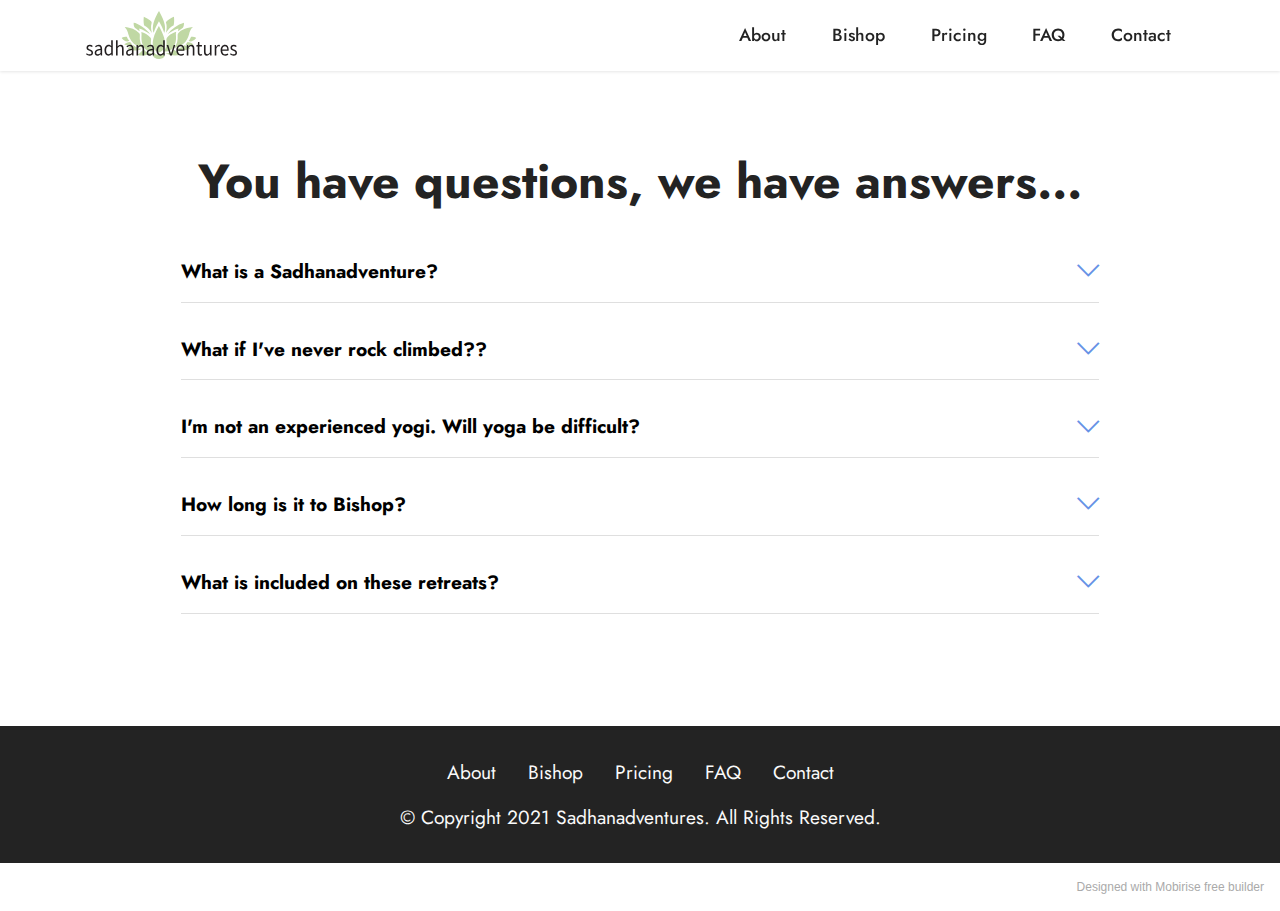
<file: faq.html>
<!DOCTYPE html>
<html  >
<head>
  <!-- Site made with Mobirise Website Builder v5.3.0, https://mobirise.com -->
  <meta charset="UTF-8">
  <meta http-equiv="X-UA-Compatible" content="IE=edge">
  <meta name="generator" content="Mobirise v5.3.0, mobirise.com">
  <meta name="viewport" content="width=device-width, initial-scale=1, minimum-scale=1">
  <link rel="shortcut icon" href="assets/images/sadhanadventures-logo-color-lotus-1.svg" type="image/x-icon">
  <meta name="description" content="">
  
  
  <title>FAQ</title>
  <link rel="stylesheet" href="assets/web/assets/mobirise-icons2/mobirise2.css">
  <link rel="stylesheet" href="assets/web/assets/mobirise-icons/mobirise-icons.css">
  <link rel="stylesheet" href="assets/tether/tether.min.css">
  <link rel="stylesheet" href="assets/bootstrap/css/bootstrap.min.css">
  <link rel="stylesheet" href="assets/bootstrap/css/bootstrap-grid.min.css">
  <link rel="stylesheet" href="assets/bootstrap/css/bootstrap-reboot.min.css">
  <link rel="stylesheet" href="assets/web/assets/gdpr-plugin/gdpr-styles.css">
  <link rel="stylesheet" href="assets/dropdown/css/style.css">
  <link rel="stylesheet" href="assets/socicon/css/styles.css">
  <link rel="stylesheet" href="assets/theme/css/style.css">
  <link rel="preload" as="style" href="assets/mobirise/css/mbr-additional.css"><link rel="stylesheet" href="assets/mobirise/css/mbr-additional.css" type="text/css">
  
  
  
  
</head>
<body>
  
  <section class="menu menu1 cid-sseR3MJrsk" once="menu" id="menu1-21">
    

    <nav class="navbar navbar-dropdown navbar-fixed-top navbar-expand-lg">
        <div class="container">
            <div class="navbar-brand">
                <span class="navbar-logo">
                    <a href="index.html">
                        <img src="assets/images/sadhanadventures-logo-color-lotus-1.svg" alt="Sadhanadventures" style="height: 3rem;">
                    </a>
                </span>
                <span class="navbar-caption-wrap"><a class="navbar-caption text-black display-5" href="https://mobiri.se"></a></span>
            </div>
            <button class="navbar-toggler" type="button" data-toggle="collapse" data-target="#navbarSupportedContent" aria-controls="navbarNavAltMarkup" aria-expanded="false" aria-label="Toggle navigation">
                <div class="hamburger">
                    <span></span>
                    <span></span>
                    <span></span>
                    <span></span>
                </div>
            </button>
            <div class="collapse navbar-collapse" id="navbarSupportedContent">
                <ul class="navbar-nav nav-dropdown nav-right" data-app-modern-menu="true"><li class="nav-item"><a class="nav-link link text-black text-primary display-4" href="about.html">
                            About</a></li><li class="nav-item"><a class="nav-link link text-black text-primary display-4" href="bishop.html">Bishop</a></li>
                    
                    <li class="nav-item"><a class="nav-link link text-black text-primary display-4" href="pricing.html">Pricing</a>
                    </li><li class="nav-item"><a class="nav-link link text-black text-primary display-4" href="faq.html">FAQ</a></li><li class="nav-item"><a class="nav-link link text-black text-primary display-4" href="contact.html">Contact</a></li></ul>
                
                
            </div>
        </div>
    </nav>
</section>

<section class="content17 cid-sqxwiAOErR" id="content17-1g">

    

    
    
    <div class="container">
        
            <div class="row justify-content-center">
                <div class="col-12 col-md-10">
                    <div class="section-head align-center mb-4">
                        <h3 class="mbr-section-title mb-0 mbr-fonts-style display-2">
                            <strong>You have questions, we have answers...</strong></h3>
                        
                    </div>
                    
                    <div id="bootstrap-toggle" class="toggle-panel accordionStyles tab-content">
                        <div class="card mb-3">
                            <div class="card-header" role="tab" id="headingOne">
                                <a role="button" class="collapsed panel-title text-black" data-toggle="collapse" data-core="" href="#collapse1_24" aria-expanded="false" aria-controls="collapse1">
                                    <h6 class="panel-title-edit mbr-fonts-style mb-0 display-7"><strong>What is a Sadhanadventure?</strong>&nbsp; &nbsp; &nbsp; &nbsp; &nbsp; &nbsp; &nbsp; &nbsp; &nbsp; &nbsp; &nbsp; &nbsp; &nbsp; &nbsp; &nbsp; &nbsp; &nbsp;</h6>
                                    <span class="sign mbr-iconfont mbri-arrow-down"></span>
                                </a>
                            </div>
                            <div id="collapse1_24" class="panel-collapse noScroll collapse" role="tabpanel" aria-labelledby="headingOne">
                                <div class="panel-body">
                                    <p class="mbr-fonts-style panel-text display-7">A spiritual practice adventure.</p>
                                </div>
                            </div>
                        </div>
                        <div class="card mb-3">
                            <div class="card-header" role="tab" id="headingTwo">
                                <a role="button" class="collapsed panel-title text-black" data-toggle="collapse" data-core="" href="#collapse2_24" aria-expanded="false" aria-controls="collapse2">
                                    <h6 class="panel-title-edit mbr-fonts-style mb-0 display-7"><strong>What if I've never rock climbed??</strong></h6>
                                    <span class="sign mbr-iconfont mbri-arrow-down"></span>
                                </a>

                            </div>
                            <div id="collapse2_24" class="panel-collapse noScroll collapse" role="tabpanel" aria-labelledby="headingTwo">
                                <div class="panel-body">
                                    <p class="mbr-fonts-style panel-text display-7">If you've never rock climbed that's ok, we encourage you to give it a shot and challenge yourself.&nbsp;</p>
                                </div>
                            </div>
                        </div>
                        <div class="card mb-3">
                            <div class="card-header" role="tab" id="headingThree">
                                <a role="button" class="collapsed panel-title text-black" data-toggle="collapse" data-core="" href="#collapse3_24" aria-expanded="false" aria-controls="collapse3">
                                    <h6 class="panel-title-edit mbr-fonts-style mb-0 display-7"><strong>I'm not an experienced yogi. Will yoga be difficult?</strong></h6>
                                    <span class="sign mbr-iconfont mbri-arrow-down"></span>
                                </a>
                            </div>
                            <div id="collapse3_24" class="panel-collapse noScroll collapse" role="tabpanel" aria-labelledby="headingThree">
                                <div class="panel-body">
                                    <p class="mbr-fonts-style panel-text display-7">You'll discover that when we practice yoga, we design our practice around all ages and abilities. We encourage you to only go as far as you are uncomfortable and if you're feeling a little uncomfortable - good! Be in that space and be present with your body. We only have one rule, don't push yourself to pain.</p>
                                </div>
                            </div>
                        </div>
                        <div class="card mb-3">
                            <div class="card-header" role="tab" id="headingThree">
                                <a role="button" class="collapsed panel-title text-black" data-toggle="collapse" data-core="" href="#collapse4_24" aria-expanded="false" aria-controls="collapse4">
                                    <h6 class="panel-title-edit mbr-fonts-style mb-0 display-7"><strong>How long is it to Bishop?</strong></h6>
                                    <span class="sign mbr-iconfont mbri-arrow-down"></span>
                                </a>
                            </div>
                            <div id="collapse4_24" class="panel-collapse noScroll collapse" role="tabpanel" aria-labelledby="headingThree">
                                <div class="panel-body">
                                    <p class="mbr-fonts-style panel-text display-7">
                                       Google map it son...c'mon.</p>
                                </div>
                            </div>
                        </div>
                        <div class="card mb-3">
                            <div class="card-header" role="tab" id="headingThree">
                                <a role="button" class="collapsed panel-title text-black" data-toggle="collapse" data-core="" href="#collapse5_24" aria-expanded="false" aria-controls="collapse5">
                                   <h6 class="panel-title-edit mbr-fonts-style mb-0 display-7"><strong>What is included on these retreats?</strong></h6>
                                        <span class="mbr-iconfont mobi-mbri-arrow-down mobi-mbri"></span>
                                </a>
                            </div>
                            <div id="collapse5_24" class="panel-collapse noScroll collapse" role="tabpanel" aria-labelledby="headingThree">
                                <div class="panel-body">
                                    <p class="mbr-fonts-style panel-text display-7">Pre-Covid on a Sadhanadventures retreat, breakfast and gourmet vegetarian dinners were provided. Now, on these retreats you'll get each day, morning guided yoga and meditation, and in the afternoon, you will have the opportunity to choose to participate in rock climbing activities. All camping accommodations taken care of.&nbsp;</p>
                                </div>
                            </div>
                        </div>
                        
                    </div>
                </div>
            </div>
        </div>
</section>

<section class="footer3 cid-spT6EPFjlA" once="footers" id="footer3-1b">

    

    

    <div class="container-fluid">
        <div class="media-container-row align-center mbr-white">
            <div class="row row-links">
                <ul class="foot-menu">
                    
                    
                    
                    
                    
                <li class="foot-menu-item mbr-fonts-style display-7"><a href="about.html" class="text-white">About</a></li><li class="foot-menu-item mbr-fonts-style display-7"><a href="bishop.html" class="text-white text-primary">Bishop</a></li><li class="foot-menu-item mbr-fonts-style display-7"><a href="pricing.html" class="text-white text-primary">Pricing</a></li><li class="foot-menu-item mbr-fonts-style display-7"><a href="faq.html" class="text-white">FAQ</a></li><li class="foot-menu-item mbr-fonts-style display-7"><a href="faq.html" class="text-white">Contact</a></li></ul>
            </div>
            
            <div class="row row-copirayt">
                <p class="mbr-text mb-0 mbr-fonts-style mbr-white align-center display-7">
                    © Copyright 2021 Sadhanadventures. All Rights Reserved.
                </p>
            </div>
        </div>
    </div>
</section><section style="background-color: #fff; font-family: -apple-system, BlinkMacSystemFont, 'Segoe UI', 'Roboto', 'Helvetica Neue', Arial, sans-serif; color:#aaa; font-size:12px; padding: 0; align-items: center; display: flex;"><a href="https://mobirise.site/q" style="flex: 1 1; height: 3rem; padding-left: 1rem;"></a><p style="flex: 0 0 auto; margin:0; padding-right:1rem;"><a href="https://mobirise.site/i" style="color:#aaa;">Designed with Mobirise</a> free builder</p></section><script src="assets/web/assets/jquery/jquery.min.js"></script>  <script src="assets/popper/popper.min.js"></script>  <script src="assets/tether/tether.min.js"></script>  <script src="assets/bootstrap/js/bootstrap.min.js"></script>  <script src="assets/smoothscroll/smooth-scroll.js"></script>  <script src="assets/mbr-switch-arrow/mbr-switch-arrow.js"></script>  <script src="assets/dropdown/js/nav-dropdown.js"></script>  <script src="assets/dropdown/js/navbar-dropdown.js"></script>  <script src="assets/touchswipe/jquery.touch-swipe.min.js"></script>  <script src="assets/theme/js/script.js"></script>  
  
  
 <div id="scrollToTop" class="scrollToTop mbr-arrow-up"><a style="text-align: center;"><i class="mbr-arrow-up-icon mbr-arrow-up-icon-cm cm-icon cm-icon-smallarrow-up"></i></a></div>
  </body>
</html>
</file>
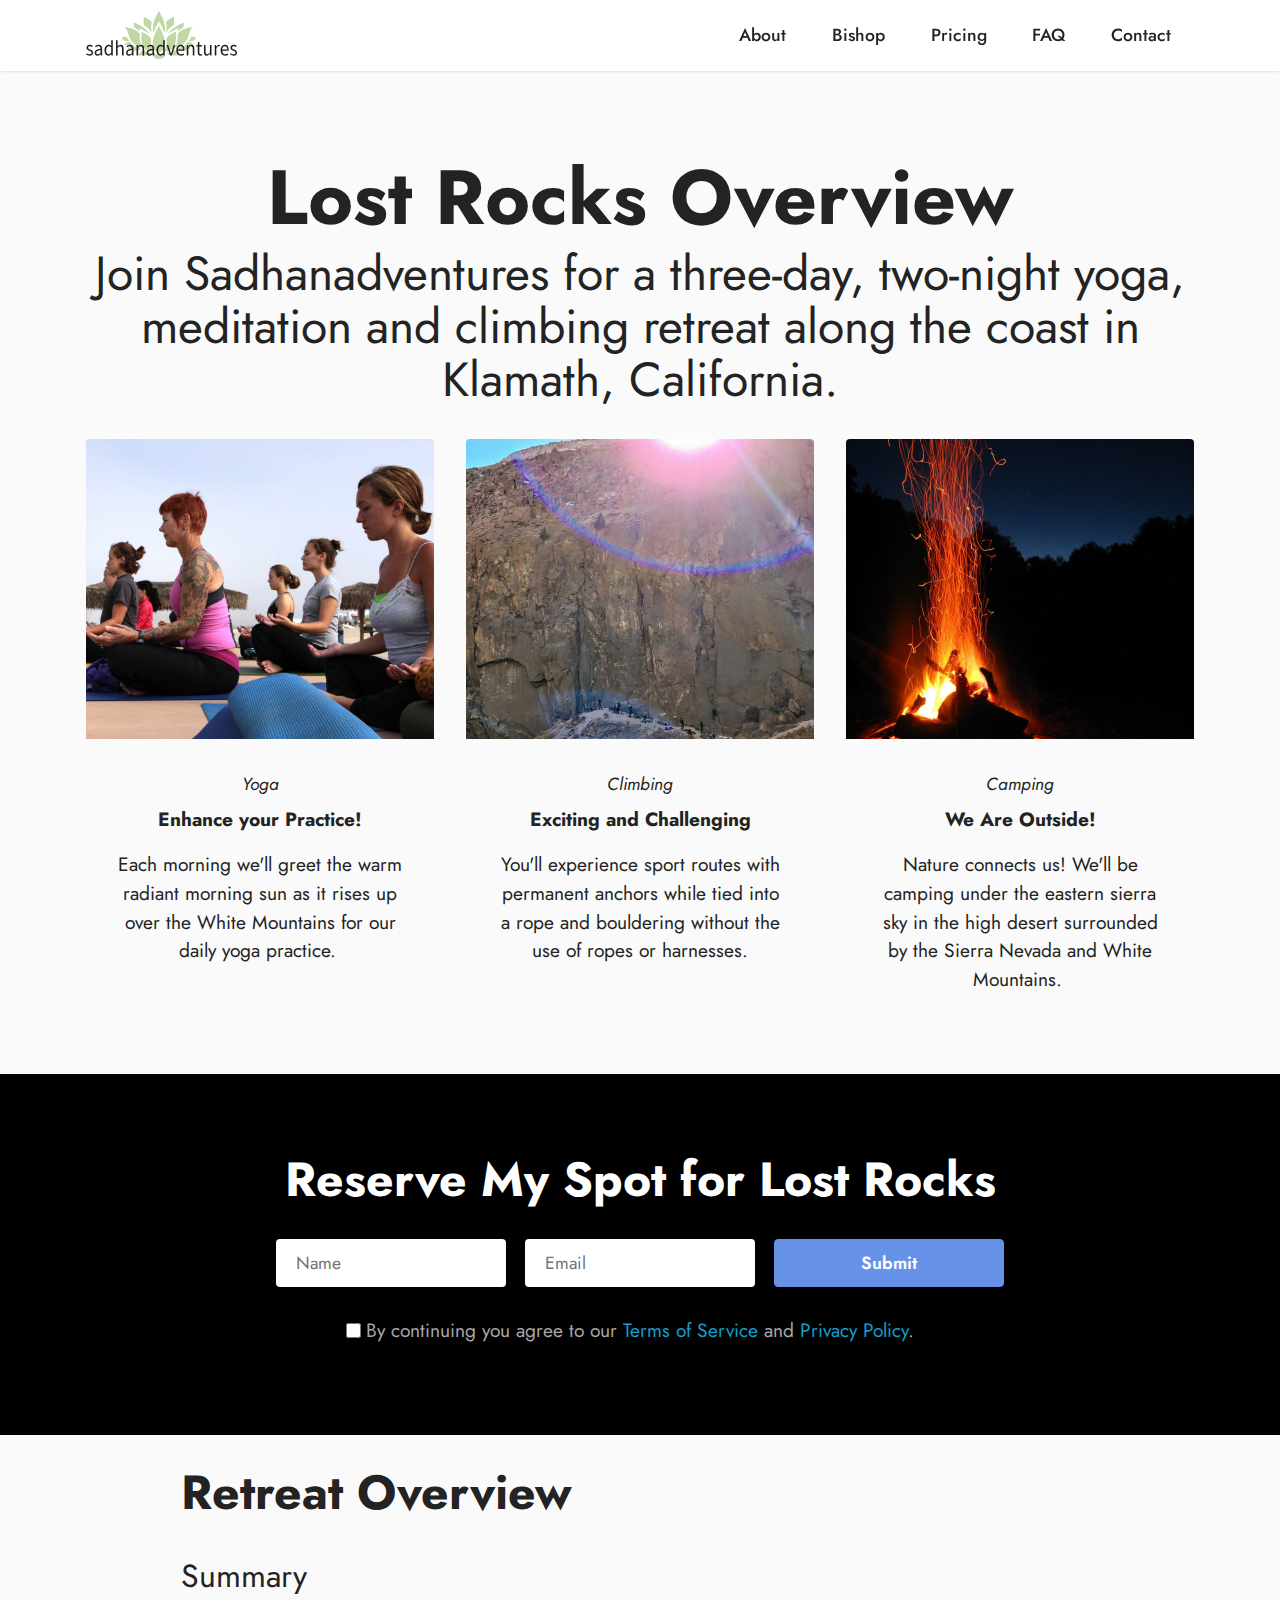
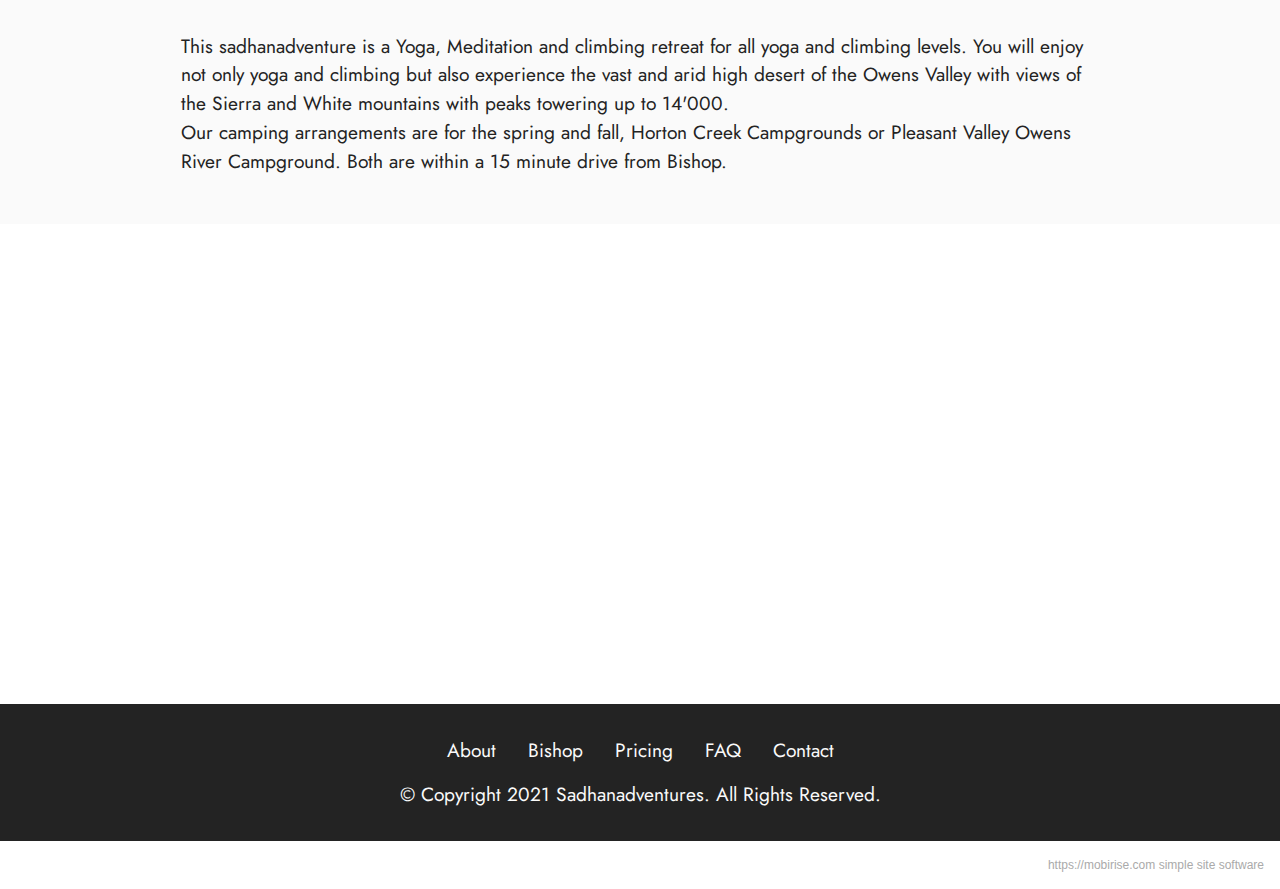
<file: lost-rocks.html>
<!DOCTYPE html>
<html  >
<head>
  <!-- Site made with Mobirise Website Builder v5.3.0, https://mobirise.com -->
  <meta charset="UTF-8">
  <meta http-equiv="X-UA-Compatible" content="IE=edge">
  <meta name="generator" content="Mobirise v5.3.0, mobirise.com">
  <meta name="viewport" content="width=device-width, initial-scale=1, minimum-scale=1">
  <link rel="shortcut icon" href="assets/images/sadhanadventures-logo-color-lotus-1.svg" type="image/x-icon">
  <meta name="description" content="">
  
  
  <title>Lost Rocks</title>
  <link rel="stylesheet" href="assets/tether/tether.min.css">
  <link rel="stylesheet" href="assets/bootstrap/css/bootstrap.min.css">
  <link rel="stylesheet" href="assets/bootstrap/css/bootstrap-grid.min.css">
  <link rel="stylesheet" href="assets/bootstrap/css/bootstrap-reboot.min.css">
  <link rel="stylesheet" href="assets/web/assets/gdpr-plugin/gdpr-styles.css">
  <link rel="stylesheet" href="assets/formstyler/jquery.formstyler.css">
  <link rel="stylesheet" href="assets/formstyler/jquery.formstyler.theme.css">
  <link rel="stylesheet" href="assets/datepicker/jquery.datetimepicker.min.css">
  <link rel="stylesheet" href="assets/dropdown/css/style.css">
  <link rel="stylesheet" href="assets/socicon/css/styles.css">
  <link rel="stylesheet" href="assets/theme/css/style.css">
  <link rel="preload" as="style" href="assets/mobirise/css/mbr-additional.css"><link rel="stylesheet" href="assets/mobirise/css/mbr-additional.css" type="text/css">
  
  
  
  
</head>
<body>
  
  <section class="menu menu1 cid-sseR3MJrsk" once="menu" id="menu1-21">
    

    <nav class="navbar navbar-dropdown navbar-fixed-top navbar-expand-lg">
        <div class="container">
            <div class="navbar-brand">
                <span class="navbar-logo">
                    <a href="index.html">
                        <img src="assets/images/sadhanadventures-logo-color-lotus-1.svg" alt="Sadhanadventures" style="height: 3rem;">
                    </a>
                </span>
                <span class="navbar-caption-wrap"><a class="navbar-caption text-black display-5" href="https://mobiri.se"></a></span>
            </div>
            <button class="navbar-toggler" type="button" data-toggle="collapse" data-target="#navbarSupportedContent" aria-controls="navbarNavAltMarkup" aria-expanded="false" aria-label="Toggle navigation">
                <div class="hamburger">
                    <span></span>
                    <span></span>
                    <span></span>
                    <span></span>
                </div>
            </button>
            <div class="collapse navbar-collapse" id="navbarSupportedContent">
                <ul class="navbar-nav nav-dropdown nav-right" data-app-modern-menu="true"><li class="nav-item"><a class="nav-link link text-black text-primary display-4" href="about.html">
                            About</a></li><li class="nav-item"><a class="nav-link link text-black text-primary display-4" href="bishop.html">Bishop</a></li>
                    
                    <li class="nav-item"><a class="nav-link link text-black text-primary display-4" href="pricing.html">Pricing</a>
                    </li><li class="nav-item"><a class="nav-link link text-black text-primary display-4" href="faq.html">FAQ</a></li><li class="nav-item"><a class="nav-link link text-black text-primary display-4" href="contact.html">Contact</a></li></ul>
                
                
            </div>
        </div>
    </nav>
</section>

<section class="content3 cid-sr00EqRKXB" id="content3-1u">
    
    
    <div class="container">
        <div class="mbr-section-head">
            <h4 class="mbr-section-title mbr-fonts-style align-center mb-0 display-1"><strong>Lost Rocks Overview</strong></h4>
            <h5 class="mbr-section-subtitle mbr-fonts-style align-center mb-0 mt-2 display-2">Join Sadhanadventures for a three-day, two-night yoga, meditation and climbing retreat along the coast in Klamath, California.<br></h5>
        </div>
        <div class="row mt-4">
            <div class="item features-image сol-12 col-md-6 col-lg-4">
                <div class="item-wrapper">
                    <div class="item-img">
                        <img src="assets/images/mbr-696x464.jpg" alt="women practicing yoga outside" title="">
                    </div>
                    <div class="item-content">
                        <h5 class="item-title mbr-fonts-style display-4"><em>Yoga</em></h5>
                        <h6 class="item-subtitle mbr-fonts-style mt-1 display-7"><strong>Enhance your Practice!</strong></h6>
                        <p class="mbr-text mbr-fonts-style mt-3 display-7">Each morning we'll greet the warm radiant morning sun as it rises up over the White Mountains for our daily yoga practice.&nbsp;</p>
                    </div>
                    
                </div>
            </div>
            <div class="item features-image сol-12 col-md-6 col-lg-4">
                <div class="item-wrapper">
                    <div class="item-img">
                        <img src="assets/images/img-20210224-181258-696x928.jpg" alt="rock climbing owens river gorge" title="">
                    </div>
                    <div class="item-content">
                        <h5 class="item-title mbr-fonts-style display-4"><em>Climbing</em></h5>
                        <h6 class="item-subtitle mbr-fonts-style mt-1 display-7"><strong>Exciting and Challenging</strong></h6>
                        <p class="mbr-text mbr-fonts-style mt-3 display-7">You'll experience sport routes with permanent anchors while tied into a rope and bouldering without the use of ropes or harnesses.</p>
                    </div>
                    
                </div>
            </div>
            <div class="item features-image сol-12 col-md-6 col-lg-4">
                <div class="item-wrapper">
                    <div class="item-img">
                        <img src="assets/images/mbr-696x928.jpg" alt="" title="">
                    </div>
                    <div class="item-content">
                        <h5 class="item-title mbr-fonts-style display-4"><em>Camping</em></h5>
                        <h6 class="item-subtitle mbr-fonts-style mt-1 display-7"><strong>We Are Outside!</strong></h6>
                        <p class="mbr-text mbr-fonts-style mt-3 display-7">Nature connects us! We'll be camping under the eastern sierra sky in the high desert surrounded by the Sierra Nevada and White Mountains.&nbsp;</p>
                    </div>
                    
                </div>
            </div>

        </div>
    </div>
</section>

<section class="form8 cid-sr00InVkQN" id="form8-1v">
    
    
    <div class="container">
        <div class="mbr-section-head">
            <h3 class="mbr-section-title mbr-fonts-style align-center mb-0 display-2"><strong>Reserve My Spot for Lost Rocks</strong></h3>
            
        </div>
        <div class="row justify-content-center mt-4">
            <div class="col-lg-8 mx-auto mbr-form" data-form-type="formoid">
                <form action="https://mobirise.eu/" method="POST" class="mbr-form form-with-styler mx-auto" data-form-title="Form Name"><input type="hidden" name="email" data-form-email="true" value="PnGmbt/2ZHdqBlr1ChZdOWhGbbuvvY9Qy8HJZuC0tgfTZjn6l5d94/r4jHsRED4/m1IUk8CdD/S00iup+E76gnIETcK271mJdLiOz8CPmgCQfW7wq8tT5pLqFdDREaGe">
                    <div class="">
                        <div hidden="hidden" data-form-alert="" class="alert alert-success col-12">Thanks! We'll put you on our list.</div>
                        <div hidden="hidden" data-form-alert-danger="" class="alert alert-danger col-12">Oops...! some problem!</div>
                    </div>
                    <div class="dragArea row">
                        <div class="col-lg-4 col-md-12 col-sm-12 form-group" data-for="name">
                            <input type="text" name="name" placeholder="Name" data-form-field="name" class="form-control" value="" id="name-form8-1v">
                        </div>
                        <div class="col-lg-4 col-md-12 col-sm-12 form-group" data-for="email">
                            <input type="email" name="email" placeholder="Email" data-form-field="email" class="form-control" value="" id="email-form8-1v">
                        </div>
                        <div class="col-lg-4 col-md-12 col-sm-12 mbr-section-btn align-center"><button type="submit" class="btn btn-primary display-4">Submit</button></div>
                    </div>
                <span class="gdpr-block">
<label>
<span class="textGDPR display-7" style="color: #a7a7a7"><input type="checkbox" name="gdpr" id="gdpr-form8-1v" required="">By continuing you agree to our <a style="color: #149dcc; text-decoration: none;" href="terms.html">Terms of Service</a> and <a style="color: #149dcc; text-decoration: none;" href="policy.html">Privacy Policy</a>.</span>
</label>
</span></form>
            </div>
        </div>
    </div>
</section>

<section class="content5 cid-sr00MLIn5p" id="content5-1w">
    
    <div class="container">
        <div class="row justify-content-center">
            <div class="col-md-12 col-lg-10">
                <h3 class="mbr-section-title mbr-fonts-style mb-4 display-2">
                    <strong>Retreat Overview</strong></h3>
                <h4 class="mbr-section-subtitle mbr-fonts-style mb-4 display-5">Summary</h4>
                <p class="mbr-text mbr-fonts-style display-7">This sadhanadventure is a Yoga, Meditation and climbing retreat for all yoga and climbing levels. You will enjoy not only yoga and climbing but also experience the vast and arid high desert of the Owens Valley with views of the Sierra and White mountains with peaks towering up to 14'000.&nbsp;<br>Our camping arrangements are for the spring and fall, Horton Creek Campgrounds or Pleasant Valley Owens River Campground. Both are within a 15 minute drive from Bishop.<br></p>
            </div>
        </div>
    </div>
</section>

<section class="map2 cid-sr04lqnTAa" id="map2-1y">
    
    
    <div>
        
        <div class="google-map"><iframe frameborder="0" style="border:0" src="https://www.google.com/maps/embed/v1/place?key=AIzaSyCZI5F_k6S1k46ujh0SNrapM89f7mJxd30&amp;q=iframe" allowfullscreen=""></iframe></div>
    </div>
</section>

<section class="footer3 cid-sqlvVqymGZ" once="footers" id="footer3-1f">

    

    

    <div class="container-fluid">
        <div class="media-container-row align-center mbr-white">
            <div class="row row-links">
                <ul class="foot-menu">
                    
                    
                    
                    
                    
                <li class="foot-menu-item mbr-fonts-style display-7"><a href="about.html" class="text-white">About</a></li><li class="foot-menu-item mbr-fonts-style display-7"><a href="bishop.html" class="text-white text-primary">Bishop</a></li><li class="foot-menu-item mbr-fonts-style display-7"><a href="pricing.html" class="text-white text-primary">Pricing</a></li><li class="foot-menu-item mbr-fonts-style display-7"><a href="faq.html" class="text-white">FAQ</a></li><li class="foot-menu-item mbr-fonts-style display-7"><a href="faq.html" class="text-white">Contact</a></li></ul>
            </div>
            
            <div class="row row-copirayt">
                <p class="mbr-text mb-0 mbr-fonts-style mbr-white align-center display-7">
                    © Copyright 2021 Sadhanadventures. All Rights Reserved.
                </p>
            </div>
        </div>
    </div>
</section><section style="background-color: #fff; font-family: -apple-system, BlinkMacSystemFont, 'Segoe UI', 'Roboto', 'Helvetica Neue', Arial, sans-serif; color:#aaa; font-size:12px; padding: 0; align-items: center; display: flex;"><a href="https://mobirise.site/m" style="flex: 1 1; height: 3rem; padding-left: 1rem;"></a><p style="flex: 0 0 auto; margin:0; padding-right:1rem;"><a href="https://mobirise.site" style="color:#aaa;">https://mobirise.com</a> simple site software</p></section><script src="assets/web/assets/jquery/jquery.min.js"></script>  <script src="assets/popper/popper.min.js"></script>  <script src="assets/tether/tether.min.js"></script>  <script src="assets/bootstrap/js/bootstrap.min.js"></script>  <script src="assets/smoothscroll/smooth-scroll.js"></script>  <script src="assets/formstyler/jquery.formstyler.js"></script>  <script src="assets/formstyler/jquery.formstyler.min.js"></script>  <script src="assets/datepicker/jquery.datetimepicker.full.js"></script>  <script src="assets/dropdown/js/nav-dropdown.js"></script>  <script src="assets/dropdown/js/navbar-dropdown.js"></script>  <script src="assets/touchswipe/jquery.touch-swipe.min.js"></script>  <script src="assets/theme/js/script.js"></script>  <script src="assets/formoid/formoid.min.js"></script>  
  
  
 <div id="scrollToTop" class="scrollToTop mbr-arrow-up"><a style="text-align: center;"><i class="mbr-arrow-up-icon mbr-arrow-up-icon-cm cm-icon cm-icon-smallarrow-up"></i></a></div>
  </body>
</html>
</file>
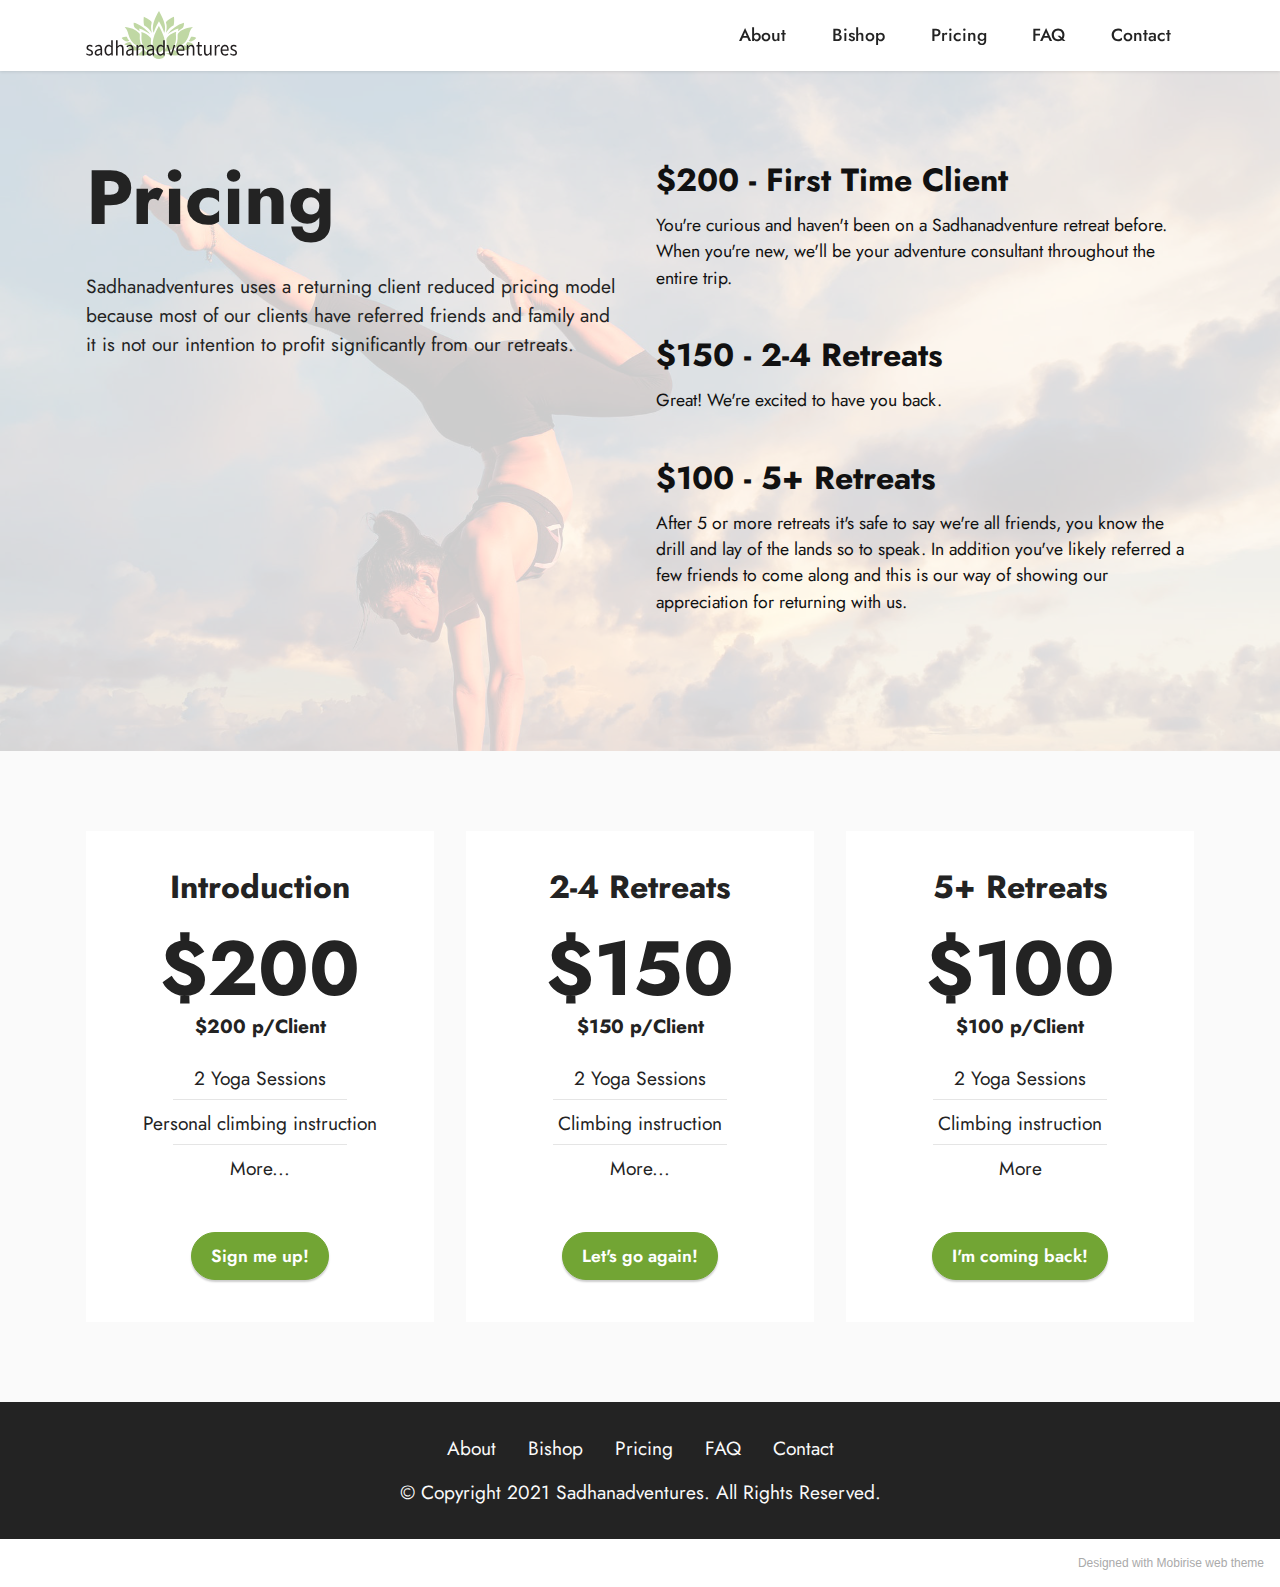
<file: pricing.html>
<!DOCTYPE html>
<html  >
<head>
  <!-- Site made with Mobirise Website Builder v5.3.0, https://mobirise.com -->
  <meta charset="UTF-8">
  <meta http-equiv="X-UA-Compatible" content="IE=edge">
  <meta name="generator" content="Mobirise v5.3.0, mobirise.com">
  <meta name="viewport" content="width=device-width, initial-scale=1, minimum-scale=1">
  <link rel="shortcut icon" href="assets/images/sadhanadventures-logo-color-lotus-1.svg" type="image/x-icon">
  <meta name="description" content="">
  
  
  <title>Pricing</title>
  <link rel="stylesheet" href="assets/web/assets/mobirise-icons2/mobirise2.css">
  <link rel="stylesheet" href="assets/tether/tether.min.css">
  <link rel="stylesheet" href="assets/bootstrap/css/bootstrap.min.css">
  <link rel="stylesheet" href="assets/bootstrap/css/bootstrap-grid.min.css">
  <link rel="stylesheet" href="assets/bootstrap/css/bootstrap-reboot.min.css">
  <link rel="stylesheet" href="assets/web/assets/gdpr-plugin/gdpr-styles.css">
  <link rel="stylesheet" href="assets/dropdown/css/style.css">
  <link rel="stylesheet" href="assets/socicon/css/styles.css">
  <link rel="stylesheet" href="assets/theme/css/style.css">
  <link rel="preload" as="style" href="assets/mobirise/css/mbr-additional.css"><link rel="stylesheet" href="assets/mobirise/css/mbr-additional.css" type="text/css">
  
  
  
  
</head>
<body>
  
  <section class="menu menu1 cid-sseR3MJrsk" once="menu" id="menu1-21">
    

    <nav class="navbar navbar-dropdown navbar-fixed-top navbar-expand-lg">
        <div class="container">
            <div class="navbar-brand">
                <span class="navbar-logo">
                    <a href="index.html">
                        <img src="assets/images/sadhanadventures-logo-color-lotus-1.svg" alt="Sadhanadventures" style="height: 3rem;">
                    </a>
                </span>
                <span class="navbar-caption-wrap"><a class="navbar-caption text-black display-5" href="https://mobiri.se"></a></span>
            </div>
            <button class="navbar-toggler" type="button" data-toggle="collapse" data-target="#navbarSupportedContent" aria-controls="navbarNavAltMarkup" aria-expanded="false" aria-label="Toggle navigation">
                <div class="hamburger">
                    <span></span>
                    <span></span>
                    <span></span>
                    <span></span>
                </div>
            </button>
            <div class="collapse navbar-collapse" id="navbarSupportedContent">
                <ul class="navbar-nav nav-dropdown nav-right" data-app-modern-menu="true"><li class="nav-item"><a class="nav-link link text-black text-primary display-4" href="about.html">
                            About</a></li><li class="nav-item"><a class="nav-link link text-black text-primary display-4" href="bishop.html">Bishop</a></li>
                    
                    <li class="nav-item"><a class="nav-link link text-black text-primary display-4" href="pricing.html">Pricing</a>
                    </li><li class="nav-item"><a class="nav-link link text-black text-primary display-4" href="faq.html">FAQ</a></li><li class="nav-item"><a class="nav-link link text-black text-primary display-4" href="contact.html">Contact</a></li></ul>
                
                
            </div>
        </div>
    </nav>
</section>

<section class="features12 cid-sr0OcGq4Jq" id="features13-20">

    
    <div class="mbr-overlay" style="opacity: 0.8; background-color: rgb(255, 255, 255);">
    </div>
    <div class="container">
        <div class="row justify-content-center">
            <div class="col-12 col-lg-6">
                <div class="card-wrapper">
                    <div class="card-box align-left">
                        <h4 class="card-title mbr-fonts-style mb-4 display-1">
                            <strong>Pricing</strong></h4>
                        <p class="mbr-text mbr-fonts-style mb-4 display-7">Sadhanadventures uses a returning client reduced pricing model because most of our clients have referred friends and family and it is not our intention to profit significantly from our retreats.</p>
                        
                    </div>
                </div>
            </div>
            <div class="col-12 col-lg-6">
                <div class="item mbr-flex">
                    <div class="text-box">
                        <h4 class="icon-title mbr-black mbr-fonts-style display-5">
                            <strong>$200 - First Time Client</strong></h4>
                        <h5 class="icon-text mbr-black mbr-fonts-style display-4">You're curious and haven't been on a Sadhanadventure retreat before. When you're new, we'll be your adventure consultant throughout the entire trip.&nbsp;</h5>
                    </div>
                </div>
                <div class="item mbr-flex">
                    <div class="text-box">
                        <h4 class="icon-title mbr-black mbr-fonts-style display-5">
                            <strong>$150 - 2-4 Retreats</strong></h4>
                        <h5 class="icon-text mbr-black mbr-fonts-style display-4">Great! We're excited to have you back.</h5>
                    </div>
                </div>
                <div class="item mbr-flex">
                    <div class="text-box">
                        <h4 class="icon-title mbr-black mbr-fonts-style display-5">
                            <strong>$100 - 5+ Retreats</strong></h4>
                        <h5 class="icon-text mbr-black mbr-fonts-style display-4">After 5 or more retreats it's safe to say we're all friends, you know the drill and lay of the lands so to speak. In addition you've likely referred a few friends to come along and this is our way of showing our appreciation for returning with us.</h5>
                    </div>
                </div>
            </div>
        </div>
    </div>
</section>

<section class="pricing2 cid-sqgzTGCpZn" id="pricing2-g">
    

    
    <div class="container">
        <div class="row justify-content-center">
            <div class="col-12 col-md-6 align-center col-lg-4">
                <div class="plan">
                    <div class="plan-header">
                        <h6 class="plan-title mbr-fonts-style mb-3 display-5"><strong>Introduction</strong></h6>
                        <div class="plan-price">
                            <p class="price mbr-fonts-style m-0 display-1"><strong>$200</strong></p>
                            <p class="price-term mbr-fonts-style mb-3 display-7"><strong>$200 p/Client</strong></p>
                        </div>
                    </div>
                    <div class="plan-body">
                        <div class="plan-list mb-4">
                            <ul class="list-group mbr-fonts-style list-group-flush display-7">
                                <li class="list-group-item"><span style="background-color: transparent; font-size: 1.2rem;">2 Yoga Sessions
</span></li><li class="list-group-item">Personal climbing instruction</li><li class="list-group-item"><span style="background-color: transparent; font-size: 1.2rem;">More...</span><br></li>
                            </ul>
                        </div>
                        <div class="mbr-section-btn text-center"><a href="https://www.paypal.com/paypalme/RobertHallworth/200" class="btn btn-secondary display-4">Sign me up!</a></div>
                    </div>
                </div>
            </div>
            <div class="col-12 col-md-6 align-center col-lg-4">
                <div class="plan">
                    <div class="plan-header">
                        <h6 class="plan-title mbr-fonts-style mb-3 display-5"><strong>2-4 Retreats</strong></h6>
                        <div class="plan-price">
                            <p class="price mbr-fonts-style m-0 display-1"><strong>$150</strong></p>
                            <p class="price-term mbr-fonts-style mb-3 display-7"><strong>$150 p/Client</strong><br></p>
                        </div>
                    </div>
                    <div class="plan-body">
                        <div class="plan-list mb-4">
                            <ul class="list-group mbr-fonts-style list-group-flush display-7">
                                <li class="list-group-item"><span style="background-color: transparent; font-size: 1.2rem;">2 Yoga Sessions
</span></li><li class="list-group-item"><span style="background-color: transparent; font-size: 1.2rem;">Climbing instruction</span><br></li><li class="list-group-item">More...</li>
                            </ul>
                        </div>
                        <div class="mbr-section-btn text-center"><a href="https://www.paypal.com/paypalme/RobertHallworth/175" class="btn btn-secondary display-4">Let's go again!</a></div>
                    </div>
                </div>
            </div>
            <div class="col-12 col-md-6 align-center col-lg-4">
                <div class="plan">
                    <div class="plan-header">
                        <h6 class="plan-title mbr-fonts-style mb-3 display-5"><strong>5+ Retreats</strong></h6>
                        <div class="plan-price">
                            <p class="price mbr-fonts-style m-0 display-1"><strong>$100</strong></p>
                            <p class="price-term mbr-fonts-style mb-3 display-7"><strong>$100 p/Client</strong></p>
                        </div>
                    </div>
                    <div class="plan-body">
                        <div class="plan-list mb-4">
                            <ul class="list-group mbr-fonts-style list-group-flush display-7">
                                <li class="list-group-item"><span style="background-color: transparent; font-size: 1.2rem;">2 Yoga Sessions</span></li><li class="list-group-item"><span style="background-color: transparent; font-size: 1.2rem;">Climbing instruction</span></li><li class="list-group-item"><span style="background-color: transparent; font-size: 1.2rem;">More</span><br></li>
                            </ul>
                        </div>
                        <div class="mbr-section-btn text-center"><a href="https://www.paypal.com/paypalme/RobertHallworth/125" class="btn btn-secondary display-4">I'm coming back!</a></div>
                    </div>
                </div>
            </div>
            
        </div>
    </div>
</section>

<section class="footer3 cid-sqlvVqymGZ" once="footers" id="footer3-14">

    

    

    <div class="container-fluid">
        <div class="media-container-row align-center mbr-white">
            <div class="row row-links">
                <ul class="foot-menu">
                    
                    
                    
                    
                    
                <li class="foot-menu-item mbr-fonts-style display-7"><a href="about.html" class="text-white">About</a></li><li class="foot-menu-item mbr-fonts-style display-7"><a href="bishop.html" class="text-white text-primary">Bishop</a></li><li class="foot-menu-item mbr-fonts-style display-7"><a href="pricing.html" class="text-white text-primary">Pricing</a></li><li class="foot-menu-item mbr-fonts-style display-7"><a href="faq.html" class="text-white">FAQ</a></li><li class="foot-menu-item mbr-fonts-style display-7"><a href="faq.html" class="text-white">Contact</a></li></ul>
            </div>
            
            <div class="row row-copirayt">
                <p class="mbr-text mb-0 mbr-fonts-style mbr-white align-center display-7">
                    © Copyright 2021 Sadhanadventures. All Rights Reserved.
                </p>
            </div>
        </div>
    </div>
</section><section style="background-color: #fff; font-family: -apple-system, BlinkMacSystemFont, 'Segoe UI', 'Roboto', 'Helvetica Neue', Arial, sans-serif; color:#aaa; font-size:12px; padding: 0; align-items: center; display: flex;"><a href="https://mobirise.site/j" style="flex: 1 1; height: 3rem; padding-left: 1rem;"></a><p style="flex: 0 0 auto; margin:0; padding-right:1rem;">Designed with <a href="https://mobirise.site/b" style="color:#aaa;">Mobirise</a> web theme</p></section><script src="assets/web/assets/jquery/jquery.min.js"></script>  <script src="assets/popper/popper.min.js"></script>  <script src="assets/tether/tether.min.js"></script>  <script src="assets/bootstrap/js/bootstrap.min.js"></script>  <script src="assets/smoothscroll/smooth-scroll.js"></script>  <script src="assets/dropdown/js/nav-dropdown.js"></script>  <script src="assets/dropdown/js/navbar-dropdown.js"></script>  <script src="assets/touchswipe/jquery.touch-swipe.min.js"></script>  <script src="assets/theme/js/script.js"></script>  
  
  
 <div id="scrollToTop" class="scrollToTop mbr-arrow-up"><a style="text-align: center;"><i class="mbr-arrow-up-icon mbr-arrow-up-icon-cm cm-icon cm-icon-smallarrow-up"></i></a></div>
  </body>
</html>
</file>
<file: assets/web/assets/mobirise-icons2/mobirise2.css>
@font-face {
  font-family: 'Moririse2';
  font-display: swap;
  src:  url('mobirise2.eot?f2bix4');
  src:  url('mobirise2.eot?f2bix4#iefix') format('embedded-opentype'),
    url('mobirise2.ttf?f2bix4') format('truetype'),
    url('mobirise2.woff?f2bix4') format('woff'),
    url('mobirise2.svg?f2bix4#mobirise2') format('svg');
  font-weight: normal;
  font-style: normal;
}

[class^="mobi-"], [class*=" mobi-"] {
  /* use !important to prevent issues with browser extensions that change fonts */
  font-family: 'Moririse2' !important;
  speak: none;
  font-style: normal;
  font-weight: normal;
  font-variant: normal;
  text-transform: none;
  line-height: 1;

  /* Better Font Rendering =========== */
  -webkit-font-smoothing: antialiased;
  -moz-osx-font-smoothing: grayscale;
}

.mobi-mbri-add-submenu:before {
  content: "\e900";
}
.mobi-mbri-alert:before {
  content: "\e901";
}
.mobi-mbri-align-center:before {
  content: "\e902";
}
.mobi-mbri-align-justify:before {
  content: "\e903";
}
.mobi-mbri-align-left:before {
  content: "\e904";
}
.mobi-mbri-align-right:before {
  content: "\e905";
}
.mobi-mbri-android:before {
  content: "\e906";
}
.mobi-mbri-apple:before {
  content: "\e907";
}
.mobi-mbri-arrow-down:before {
  content: "\e908";
}
.mobi-mbri-arrow-next:before {
  content: "\e909";
}
.mobi-mbri-arrow-prev:before {
  content: "\e90a";
}
.mobi-mbri-arrow-up:before {
  content: "\e90b";
}
.mobi-mbri-bold:before {
  content: "\e90c";
}
.mobi-mbri-bookmark:before {
  content: "\e90d";
}
.mobi-mbri-bootstrap:before {
  content: "\e90e";
}
.mobi-mbri-briefcase:before {
  content: "\e90f";
}
.mobi-mbri-browse:before {
  content: "\e910";
}
.mobi-mbri-bulleted-list:before {
  content: "\e911";
}
.mobi-mbri-calendar:before {
  content: "\e912";
}
.mobi-mbri-camera:before {
  content: "\e913";
}
.mobi-mbri-cart-add:before {
  content: "\e914";
}
.mobi-mbri-cart-full:before {
  content: "\e915";
}
.mobi-mbri-cash:before {
  content: "\e916";
}
.mobi-mbri-change-style:before {
  content: "\e917";
}
.mobi-mbri-chat:before {
  content: "\e918";
}
.mobi-mbri-clock:before {
  content: "\e919";
}
.mobi-mbri-close:before {
  content: "\e91a";
}
.mobi-mbri-cloud:before {
  content: "\e91b";
}
.mobi-mbri-code:before {
  content: "\e91c";
}
.mobi-mbri-contact-form:before {
  content: "\e91d";
}
.mobi-mbri-credit-card:before {
  content: "\e91e";
}
.mobi-mbri-cursor-click:before {
  content: "\e91f";
}
.mobi-mbri-cust-feedback:before {
  content: "\e920";
}
.mobi-mbri-database:before {
  content: "\e921";
}
.mobi-mbri-delivery:before {
  content: "\e922";
}
.mobi-mbri-desktop:before {
  content: "\e923";
}
.mobi-mbri-devices:before {
  content: "\e924";
}
.mobi-mbri-down:before {
  content: "\e925";
}
.mobi-mbri-download-2:before {
  content: "\e926";
}
.mobi-mbri-download:before {
  content: "\e927";
}
.mobi-mbri-drag-n-drop-2:before {
  content: "\e928";
}
.mobi-mbri-drag-n-drop:before {
  content: "\e929";
}
.mobi-mbri-edit-2:before {
  content: "\e92a";
}
.mobi-mbri-edit:before {
  content: "\e92b";
}
.mobi-mbri-error:before {
  content: "\e92c";
}
.mobi-mbri-extension:before {
  content: "\e92d";
}
.mobi-mbri-features:before {
  content: "\e92e";
}
.mobi-mbri-file:before {
  content: "\e92f";
}
.mobi-mbri-flag:before {
  content: "\e930";
}
.mobi-mbri-folder:before {
  content: "\e931";
}
.mobi-mbri-gift:before {
  content: "\e932";
}
.mobi-mbri-github:before {
  content: "\e933";
}
.mobi-mbri-globe-2:before {
  content: "\e934";
}
.mobi-mbri-globe:before {
  content: "\e935";
}
.mobi-mbri-growing-chart:before {
  content: "\e936";
}
.mobi-mbri-hearth:before {
  content: "\e937";
}
.mobi-mbri-help:before {
  content: "\e938";
}
.mobi-mbri-home:before {
  content: "\e939";
}
.mobi-mbri-hot-cup:before {
  content: "\e93a";
}
.mobi-mbri-idea:before {
  content: "\e93b";
}
.mobi-mbri-image-gallery:before {
  content: "\e93c";
}
.mobi-mbri-image-slider:before {
  content: "\e93d";
}
.mobi-mbri-info:before {
  content: "\e93e";
}
.mobi-mbri-italic:before {
  content: "\e93f";
}
.mobi-mbri-key:before {
  content: "\e940";
}
.mobi-mbri-laptop:before {
  content: "\e941";
}
.mobi-mbri-layers:before {
  content: "\e942";
}
.mobi-mbri-left-right:before {
  content: "\e943";
}
.mobi-mbri-left:before {
  content: "\e944";
}
.mobi-mbri-letter:before {
  content: "\e945";
}
.mobi-mbri-like:before {
  content: "\e946";
}
.mobi-mbri-link:before {
  content: "\e947";
}
.mobi-mbri-lock:before {
  content: "\e948";
}
.mobi-mbri-login:before {
  content: "\e949";
}
.mobi-mbri-logout:before {
  content: "\e94a";
}
.mobi-mbri-magic-stick:before {
  content: "\e94b";
}
.mobi-mbri-map-pin:before {
  content: "\e94c";
}
.mobi-mbri-menu:before {
  content: "\e94d";
}
.mobi-mbri-mobile-2:before {
  content: "\e94e";
}
.mobi-mbri-mobile-horizontal:before {
  content: "\e94f";
}
.mobi-mbri-mobile:before {
  content: "\e950";
}
.mobi-mbri-mobirise:before {
  content: "\e951";
}
.mobi-mbri-more-horizontal:before {
  content: "\e952";
}
.mobi-mbri-more-vertical:before {
  content: "\e953";
}
.mobi-mbri-music:before {
  content: "\e954";
}
.mobi-mbri-new-file:before {
  content: "\e955";
}
.mobi-mbri-numbered-list:before {
  content: "\e956";
}
.mobi-mbri-opened-folder:before {
  content: "\e957";
}
.mobi-mbri-pages:before {
  content: "\e958";
}
.mobi-mbri-paper-plane:before {
  content: "\e959";
}
.mobi-mbri-paperclip:before {
  content: "\e95a";
}
.mobi-mbri-phone:before {
  content: "\e95b";
}
.mobi-mbri-photo:before {
  content: "\e95c";
}
.mobi-mbri-photos:before {
  content: "\e95d";
}
.mobi-mbri-pin:before {
  content: "\e95e";
}
.mobi-mbri-play:before {
  content: "\e95f";
}
.mobi-mbri-plus:before {
  content: "\e960";
}
.mobi-mbri-preview:before {
  content: "\e961";
}
.mobi-mbri-print:before {
  content: "\e962";
}
.mobi-mbri-protect:before {
  content: "\e963";
}
.mobi-mbri-question:before {
  content: "\e964";
}
.mobi-mbri-quote-left:before {
  content: "\e965";
}
.mobi-mbri-quote-right:before {
  content: "\e966";
}
.mobi-mbri-redo:before {
  content: "\e967";
}
.mobi-mbri-refresh:before {
  content: "\e968";
}
.mobi-mbri-responsive-2:before {
  content: "\e969";
}
.mobi-mbri-responsive:before {
  content: "\e96a";
}
.mobi-mbri-right:before {
  content: "\e96b";
}
.mobi-mbri-rocket:before {
  content: "\e96c";
}
.mobi-mbri-sad-face:before {
  content: "\e96d";
}
.mobi-mbri-sale:before {
  content: "\e96e";
}
.mobi-mbri-save:before {
  content: "\e96f";
}
.mobi-mbri-search:before {
  content: "\e970";
}
.mobi-mbri-setting-2:before {
  content: "\e971";
}
.mobi-mbri-setting-3:before {
  content: "\e972";
}
.mobi-mbri-setting:before {
  content: "\e973";
}
.mobi-mbri-share:before {
  content: "\e974";
}
.mobi-mbri-shopping-bag:before {
  content: "\e975";
}
.mobi-mbri-shopping-basket:before {
  content: "\e976";
}
.mobi-mbri-shopping-cart:before {
  content: "\e977";
}
.mobi-mbri-sites:before {
  content: "\e978";
}
.mobi-mbri-smile-face:before {
  content: "\e979";
}
.mobi-mbri-speed:before {
  content: "\e97a";
}
.mobi-mbri-star:before {
  content: "\e97b";
}
.mobi-mbri-success:before {
  content: "\e97c";
}
.mobi-mbri-sun:before {
  content: "\e97d";
}
.mobi-mbri-sun2:before {
  content: "\e97e";
}
.mobi-mbri-tablet-vertical:before {
  content: "\e97f";
}
.mobi-mbri-tablet:before {
  content: "\e980";
}
.mobi-mbri-target:before {
  content: "\e981";
}
.mobi-mbri-timer:before {
  content: "\e982";
}
.mobi-mbri-to-ftp:before {
  content: "\e983";
}
.mobi-mbri-to-local-drive:before {
  content: "\e984";
}
.mobi-mbri-touch-swipe:before {
  content: "\e985";
}
.mobi-mbri-touch:before {
  content: "\e986";
}
.mobi-mbri-trash:before {
  content: "\e987";
}
.mobi-mbri-underline:before {
  content: "\e988";
}
.mobi-mbri-undo:before {
  content: "\e989";
}
.mobi-mbri-unlink:before {
  content: "\e98a";
}
.mobi-mbri-unlock:before {
  content: "\e98b";
}
.mobi-mbri-up-down:before {
  content: "\e98c";
}
.mobi-mbri-up:before {
  content: "\e98d";
}
.mobi-mbri-update:before {
  content: "\e98e";
}
.mobi-mbri-upload-2:before {
  content: "\e98f";
}
.mobi-mbri-upload:before {
  content: "\e990";
}
.mobi-mbri-user-2:before {
  content: "\e991";
}
.mobi-mbri-user:before {
  content: "\e992";
}
.mobi-mbri-users:before {
  content: "\e993";
}
.mobi-mbri-video-play:before {
  content: "\e994";
}
.mobi-mbri-video:before {
  content: "\e995";
}
.mobi-mbri-watch:before {
  content: "\e996";
}
.mobi-mbri-website-theme-2:before {
  content: "\e997";
}
.mobi-mbri-website-theme:before {
  content: "\e998";
}
.mobi-mbri-wifi:before {
  content: "\e999";
}
.mobi-mbri-windows:before {
  content: "\e99a";
}
.mobi-mbri-zoom-in:before {
  content: "\e99b";
}
.mobi-mbri-zoom-out:before {
  content: "\e99c";
}
</file>
<file: assets/web/assets/gdpr-plugin/gdpr-styles.css>
.gdpr-block {
    padding: 10px;
    font-size: 14px;
    display: block;
    width: 100%;
    text-align: center;
}
.gdpr-block.covert {
	display: none;
}
.textGDPR {
    position: relative;
}
.gdpr-block label span.textGDPR input[name='gdpr']{
    width: 15px;
    height: 15px;
    margin: 0;
    position: absolute;
    top: 3px;
    left: -20px;
}
.gdpr-block label {
    color: #a7a7a7;
    vertical-align: middle;
    user-select: none;
    margin-bottom: 0;
}
</file>
<file: assets/dropdown/css/style.css>
.navbar-dropdown {
  left: 0;
  padding: 0;
  position: absolute;
  right: 0;
  top: 0;
  transition: all 0.45s ease;
  z-index: 1030;
  background: #282828; }
  .navbar-dropdown .navbar-logo {
    margin-right: 0.8rem;
    transition: margin 0.3s ease-in-out;
    vertical-align: middle; }
    .navbar-dropdown .navbar-logo img {
      height: 3.125rem;
      transition: all 0.3s ease-in-out; }
    .navbar-dropdown .navbar-logo.mbr-iconfont {
      font-size: 3.125rem;
      line-height: 3.125rem; }
  .navbar-dropdown .navbar-caption {
    font-weight: 700;
    white-space: normal;
    vertical-align: -4px;
    line-height: 3.125rem !important; }
    .navbar-dropdown .navbar-caption, .navbar-dropdown .navbar-caption:hover {
      color: inherit;
      text-decoration: none; }
  .navbar-dropdown .mbr-iconfont + .navbar-caption {
    vertical-align: -1px; }
  .navbar-dropdown.navbar-fixed-top {
    position: fixed; }
  .navbar-dropdown .navbar-brand span {
    vertical-align: -4px; }
  .navbar-dropdown.bg-color.transparent {
    background: none; }
  .navbar-dropdown.navbar-short .navbar-brand {
    padding: 0.625rem 0; }
    .navbar-dropdown.navbar-short .navbar-brand span {
      vertical-align: -1px; }
  .navbar-dropdown.navbar-short .navbar-caption {
    line-height: 2.375rem !important;
    vertical-align: -2px; }
  .navbar-dropdown.navbar-short .navbar-logo {
    margin-right: 0.5rem; }
    .navbar-dropdown.navbar-short .navbar-logo img {
      height: 2.375rem; }
    .navbar-dropdown.navbar-short .navbar-logo.mbr-iconfont {
      font-size: 2.375rem;
      line-height: 2.375rem; }
  .navbar-dropdown.navbar-short .mbr-table-cell {
    height: 3.625rem; }
  .navbar-dropdown .navbar-close {
    left: 0.6875rem;
    position: fixed;
    top: 0.75rem;
    z-index: 1000; }
  .navbar-dropdown .hamburger-icon {
    content: "";
    display: inline-block;
    vertical-align: middle;
    width: 16px;
    -webkit-box-shadow: 0 -6px 0 1px #282828,0 0 0 1px #282828,0 6px 0 1px #282828;
    -moz-box-shadow: 0 -6px 0 1px #282828,0 0 0 1px #282828,0 6px 0 1px #282828;
    box-shadow: 0 -6px 0 1px #282828,0 0 0 1px #282828,0 6px 0 1px #282828; }

.dropdown-menu .dropdown-toggle[data-toggle="dropdown-submenu"]::after {
  border-bottom: 0.35em solid transparent;
  border-left: 0.35em solid;
  border-right: 0;
  border-top: 0.35em solid transparent;
  margin-left: 0.3rem; }

.dropdown-menu .dropdown-item:focus {
  outline: 0; }

.nav-dropdown {
  font-size: 0.75rem;
  font-weight: 500;
  height: auto !important; }
  .nav-dropdown .nav-btn {
    padding-left: 1rem; }
  .nav-dropdown .link {
    margin: .667em 1.667em;
    font-weight: 500;
    padding: 0;
    transition: color .2s ease-in-out; }
    .nav-dropdown .link.dropdown-toggle {
      margin-right: 2.583em; }
      .nav-dropdown .link.dropdown-toggle::after {
        margin-left: .25rem;
        border-top: 0.35em solid;
        border-right: 0.35em solid transparent;
        border-left: 0.35em solid transparent;
        border-bottom: 0; }
      .nav-dropdown .link.dropdown-toggle[aria-expanded="true"] {
        margin: 0;
        padding: 0.667em 3.263em  0.667em 1.667em; }
  .nav-dropdown .link::after,
  .nav-dropdown .dropdown-item::after {
    color: inherit; }
  .nav-dropdown .btn {
    font-size: 0.75rem;
    font-weight: 700;
    letter-spacing: 0;
    margin-bottom: 0;
    padding-left: 1.25rem;
    padding-right: 1.25rem; }
  .nav-dropdown .dropdown-menu {
    border-radius: 0;
    border: 0;
    left: 0;
    margin: 0;
    padding-bottom: 1.25rem;
    padding-top: 1.25rem;
    position: relative; }
  .nav-dropdown .dropdown-submenu {
    margin-left: 0.125rem;
    top: 0; }
  .nav-dropdown .dropdown-item {
    font-weight: 500;
    line-height: 2;
    padding: 0.3846em 4.615em 0.3846em 1.5385em;
    position: relative;
    transition: color .2s ease-in-out, background-color .2s ease-in-out; }
    .nav-dropdown .dropdown-item::after {
      margin-top: -0.3077em;
      position: absolute;
      right: 1.1538em;
      top: 50%; }
    .nav-dropdown .dropdown-item:focus, .nav-dropdown .dropdown-item:hover {
      background: none; }

@media (max-width: 767px) {
  .nav-dropdown.navbar-toggleable-sm {
    bottom: 0;
    display: none;
    left: 0;
    overflow-x: hidden;
    position: fixed;
    top: 0;
    transform: translateX(-100%);
    -ms-transform: translateX(-100%);
    -webkit-transform: translateX(-100%);
    width: 18.75rem;
    z-index: 999; } }
.nav-dropdown.navbar-toggleable-xl {
  bottom: 0;
  display: none;
  left: 0;
  overflow-x: hidden;
  position: fixed;
  top: 0;
  transform: translateX(-100%);
  -ms-transform: translateX(-100%);
  -webkit-transform: translateX(-100%);
  width: 18.75rem;
  z-index: 999; }

.nav-dropdown-sm {
  display: block !important;
  overflow-x: hidden;
  overflow: auto;
  padding-top: 3.875rem; }
  .nav-dropdown-sm::after {
    content: "";
    display: block;
    height: 3rem;
    width: 100%; }
  .nav-dropdown-sm.collapse.in ~ .navbar-close {
    display: block !important; }
  .nav-dropdown-sm.collapsing, .nav-dropdown-sm.collapse.in {
    transform: translateX(0);
    -ms-transform: translateX(0);
    -webkit-transform: translateX(0);
    transition: all 0.25s ease-out;
    -webkit-transition: all 0.25s ease-out;
    background: #282828; }
  .nav-dropdown-sm.collapsing[aria-expanded="false"] {
    transform: translateX(-100%);
    -ms-transform: translateX(-100%);
    -webkit-transform: translateX(-100%); }
  .nav-dropdown-sm .nav-item {
    display: block;
    margin-left: 0 !important;
    padding-left: 0; }
  .nav-dropdown-sm .link,
  .nav-dropdown-sm .dropdown-item {
    border-top: 1px dotted rgba(255, 255, 255, 0.1);
    font-size: 0.8125rem;
    line-height: 1.6;
    margin: 0 !important;
    padding: 0.875rem 2.4rem 0.875rem 1.5625rem !important;
    position: relative;
    white-space: normal; }
    .nav-dropdown-sm .link:focus, .nav-dropdown-sm .link:hover,
    .nav-dropdown-sm .dropdown-item:focus,
    .nav-dropdown-sm .dropdown-item:hover {
      background: rgba(0, 0, 0, 0.2) !important;
      color: #c0a375; }
  .nav-dropdown-sm .nav-btn {
    position: relative;
    padding: 1.5625rem 1.5625rem 0 1.5625rem; }
    .nav-dropdown-sm .nav-btn::before {
      border-top: 1px dotted rgba(255, 255, 255, 0.1);
      content: "";
      left: 0;
      position: absolute;
      top: 0;
      width: 100%; }
    .nav-dropdown-sm .nav-btn + .nav-btn {
      padding-top: 0.625rem; }
      .nav-dropdown-sm .nav-btn + .nav-btn::before {
        display: none; }
  .nav-dropdown-sm .btn {
    padding: 0.625rem 0; }
  .nav-dropdown-sm .dropdown-toggle[data-toggle="dropdown-submenu"]::after {
    margin-left: .25rem;
    border-top: 0.35em solid;
    border-right: 0.35em solid transparent;
    border-left: 0.35em solid transparent;
    border-bottom: 0; }
  .nav-dropdown-sm .dropdown-toggle[data-toggle="dropdown-submenu"][aria-expanded="true"]::after {
    border-top: 0;
    border-right: 0.35em solid transparent;
    border-left: 0.35em solid transparent;
    border-bottom: 0.35em solid; }
  .nav-dropdown-sm .dropdown-menu {
    margin: 0;
    padding: 0;
    position: relative;
    top: 0;
    left: 0;
    width: 100%;
    border: 0;
    float: none;
    border-radius: 0;
    background: none; }
  .nav-dropdown-sm .dropdown-submenu {
    left: 100%;
    margin-left: 0.125rem;
    margin-top: -1.25rem;
    top: 0; }

.navbar-toggleable-sm .nav-dropdown .dropdown-menu {
  position: absolute; }

.navbar-toggleable-sm .nav-dropdown .dropdown-submenu {
  left: 100%;
  margin-left: 0.125rem;
  margin-top: -1.25rem;
  top: 0; }

.navbar-toggleable-sm.opened .nav-dropdown .dropdown-menu {
  position: relative; }

.navbar-toggleable-sm.opened .nav-dropdown .dropdown-submenu {
  left: 0;
  margin-left: 00rem;
  margin-top: 0rem;
  top: 0; }

.is-builder .nav-dropdown.collapsing {
  transition: none !important; }

/*# sourceMappingURL=style.css.map */
</file>
<file: assets/socicon/css/styles.css>
@charset "UTF-8";

@font-face {
  font-family: 'Socicon';
  src:  url('../fonts/socicon.eot');
  src:  url('../fonts/socicon.eot?#iefix') format('embedded-opentype'),
    url('../fonts/socicon.woff2') format('woff2'),
    url('../fonts/socicon.ttf') format('truetype'),
    url('../fonts/socicon.woff') format('woff'),
    url('../fonts/socicon.svg#socicon') format('svg');
  font-weight: normal;
  font-style: normal;
  font-display: swap;
}

[data-icon]:before {
  font-family: "socicon" !important;
  content: attr(data-icon);
  font-style: normal !important;
  font-weight: normal !important;
  font-variant: normal !important;
  text-transform: none !important;
  speak: none;
  line-height: 1;
  -webkit-font-smoothing: antialiased;
  -moz-osx-font-smoothing: grayscale;
}

[class^="socicon-"], [class*=" socicon-"] {
  /* use !important to prevent issues with browser extensions that change fonts */
  font-family: 'Socicon' !important;
  speak: none;
  font-style: normal;
  font-weight: normal;
  font-variant: normal;
  text-transform: none;
  line-height: 1;

  /* Better Font Rendering =========== */
  -webkit-font-smoothing: antialiased;
  -moz-osx-font-smoothing: grayscale;
}

.socicon-eitaa:before {
  content: "\e97c";
}
.socicon-soroush:before {
  content: "\e97d";
}
.socicon-bale:before {
  content: "\e97e";
}
.socicon-zazzle:before {
  content: "\e97b";
}
.socicon-society6:before {
  content: "\e97a";
}
.socicon-redbubble:before {
  content: "\e979";
}
.socicon-avvo:before {
  content: "\e978";
}
.socicon-stitcher:before {
  content: "\e977";
}
.socicon-googlehangouts:before {
  content: "\e974";
}
.socicon-dlive:before {
  content: "\e975";
}
.socicon-vsco:before {
  content: "\e976";
}
.socicon-flipboard:before {
  content: "\e973";
}
.socicon-ubuntu:before {
  content: "\e958";
}
.socicon-artstation:before {
  content: "\e959";
}
.socicon-invision:before {
  content: "\e95a";
}
.socicon-torial:before {
  content: "\e95b";
}
.socicon-collectorz:before {
  content: "\e95c";
}
.socicon-seenthis:before {
  content: "\e95d";
}
.socicon-googleplaymusic:before {
  content: "\e95e";
}
.socicon-debian:before {
  content: "\e95f";
}
.socicon-filmfreeway:before {
  content: "\e960";
}
.socicon-gnome:before {
  content: "\e961";
}
.socicon-itchio:before {
  content: "\e962";
}
.socicon-jamendo:before {
  content: "\e963";
}
.socicon-mix:before {
  content: "\e964";
}
.socicon-sharepoint:before {
  content: "\e965";
}
.socicon-tinder:before {
  content: "\e966";
}
.socicon-windguru:before {
  content: "\e967";
}
.socicon-cdbaby:before {
  content: "\e968";
}
.socicon-elementaryos:before {
  content: "\e969";
}
.socicon-stage32:before {
  content: "\e96a";
}
.socicon-tiktok:before {
  content: "\e96b";
}
.socicon-gitter:before {
  content: "\e96c";
}
.socicon-letterboxd:before {
  content: "\e96d";
}
.socicon-threema:before {
  content: "\e96e";
}
.socicon-splice:before {
  content: "\e96f";
}
.socicon-metapop:before {
  content: "\e970";
}
.socicon-naver:before {
  content: "\e971";
}
.socicon-remote:before {
  content: "\e972";
}
.socicon-internet:before {
  content: "\e957";
}
.socicon-moddb:before {
  content: "\e94b";
}
.socicon-indiedb:before {
  content: "\e94c";
}
.socicon-traxsource:before {
  content: "\e94d";
}
.socicon-gamefor:before {
  content: "\e94e";
}
.socicon-pixiv:before {
  content: "\e94f";
}
.socicon-myanimelist:before {
  content: "\e950";
}
.socicon-blackberry:before {
  content: "\e951";
}
.socicon-wickr:before {
  content: "\e952";
}
.socicon-spip:before {
  content: "\e953";
}
.socicon-napster:before {
  content: "\e954";
}
.socicon-beatport:before {
  content: "\e955";
}
.socicon-hackerone:before {
  content: "\e956";
}
.socicon-hackernews:before {
  content: "\e946";
}
.socicon-smashwords:before {
  content: "\e947";
}
.socicon-kobo:before {
  content: "\e948";
}
.socicon-bookbub:before {
  content: "\e949";
}
.socicon-mailru:before {
  content: "\e94a";
}
.socicon-gitlab:before {
  content: "\e945";
}
.socicon-instructables:before {
  content: "\e944";
}
.socicon-portfolio:before {
  content: "\e943";
}
.socicon-codered:before {
  content: "\e940";
}
.socicon-origin:before {
  content: "\e941";
}
.socicon-nextdoor:before {
  content: "\e942";
}
.socicon-udemy:before {
  content: "\e93f";
}
.socicon-livemaster:before {
  content: "\e93e";
}
.socicon-crunchbase:before {
  content: "\e93b";
}
.socicon-homefy:before {
  content: "\e93c";
}
.socicon-calendly:before {
  content: "\e93d";
}
.socicon-realtor:before {
  content: "\e90f";
}
.socicon-tidal:before {
  content: "\e910";
}
.socicon-qobuz:before {
  content: "\e911";
}
.socicon-natgeo:before {
  content: "\e912";
}
.socicon-mastodon:before {
  content: "\e913";
}
.socicon-unsplash:before {
  content: "\e914";
}
.socicon-homeadvisor:before {
  content: "\e915";
}
.socicon-angieslist:before {
  content: "\e916";
}
.socicon-codepen:before {
  content: "\e917";
}
.socicon-slack:before {
  content: "\e918";
}
.socicon-openaigym:before {
  content: "\e919";
}
.socicon-logmein:before {
  content: "\e91a";
}
.socicon-fiverr:before {
  content: "\e91b";
}
.socicon-gotomeeting:before {
  content: "\e91c";
}
.socicon-aliexpress:before {
  content: "\e91d";
}
.socicon-guru:before {
  content: "\e91e";
}
.socicon-appstore:before {
  content: "\e91f";
}
.socicon-homes:before {
  content: "\e920";
}
.socicon-zoom:before {
  content: "\e921";
}
.socicon-alibaba:before {
  content: "\e922";
}
.socicon-craigslist:before {
  content: "\e923";
}
.socicon-wix:before {
  content: "\e924";
}
.socicon-redfin:before {
  content: "\e925";
}
.socicon-googlecalendar:before {
  content: "\e926";
}
.socicon-shopify:before {
  content: "\e927";
}
.socicon-freelancer:before {
  content: "\e928";
}
.socicon-seedrs:before {
  content: "\e929";
}
.socicon-bing:before {
  content: "\e92a";
}
.socicon-doodle:before {
  content: "\e92b";
}
.socicon-bonanza:before {
  content: "\e92c";
}
.socicon-squarespace:before {
  content: "\e92d";
}
.socicon-toptal:before {
  content: "\e92e";
}
.socicon-gust:before {
  content: "\e92f";
}
.socicon-ask:before {
  content: "\e930";
}
.socicon-trulia:before {
  content: "\e931";
}
.socicon-loomly:before {
  content: "\e932";
}
.socicon-ghost:before {
  content: "\e933";
}
.socicon-upwork:before {
  content: "\e934";
}
.socicon-fundable:before {
  content: "\e935";
}
.socicon-booking:before {
  content: "\e936";
}
.socicon-googlemaps:before {
  content: "\e937";
}
.socicon-zillow:before {
  content: "\e938";
}
.socicon-niconico:before {
  content: "\e939";
}
.socicon-toneden:before {
  content: "\e93a";
}
.socicon-augment:before {
  content: "\e908";
}
.socicon-bitbucket:before {
  content: "\e909";
}
.socicon-fyuse:before {
  content: "\e90a";
}
.socicon-yt-gaming:before {
  content: "\e90b";
}
.socicon-sketchfab:before {
  content: "\e90c";
}
.socicon-mobcrush:before {
  content: "\e90d";
}
.socicon-microsoft:before {
  content: "\e90e";
}
.socicon-pandora:before {
  content: "\e907";
}
.socicon-messenger:before {
  content: "\e906";
}
.socicon-gamewisp:before {
  content: "\e905";
}
.socicon-bloglovin:before {
  content: "\e904";
}
.socicon-tunein:before {
  content: "\e903";
}
.socicon-gamejolt:before {
  content: "\e901";
}
.socicon-trello:before {
  content: "\e902";
}
.socicon-spreadshirt:before {
  content: "\e900";
}
.socicon-500px:before {
  content: "\e000";
}
.socicon-8tracks:before {
  content: "\e001";
}
.socicon-airbnb:before {
  content: "\e002";
}
.socicon-alliance:before {
  content: "\e003";
}
.socicon-amazon:before {
  content: "\e004";
}
.socicon-amplement:before {
  content: "\e005";
}
.socicon-android:before {
  content: "\e006";
}
.socicon-angellist:before {
  content: "\e007";
}
.socicon-apple:before {
  content: "\e008";
}
.socicon-appnet:before {
  content: "\e009";
}
.socicon-baidu:before {
  content: "\e00a";
}
.socicon-bandcamp:before {
  content: "\e00b";
}
.socicon-battlenet:before {
  content: "\e00c";
}
.socicon-mixer:before {
  content: "\e00d";
}
.socicon-bebee:before {
  content: "\e00e";
}
.socicon-bebo:before {
  content: "\e00f";
}
.socicon-behance:before {
  content: "\e010";
}
.socicon-blizzard:before {
  content: "\e011";
}
.socicon-blogger:before {
  content: "\e012";
}
.socicon-buffer:before {
  content: "\e013";
}
.socicon-chrome:before {
  content: "\e014";
}
.socicon-coderwall:before {
  content: "\e015";
}
.socicon-curse:before {
  content: "\e016";
}
.socicon-dailymotion:before {
  content: "\e017";
}
.socicon-deezer:before {
  content: "\e018";
}
.socicon-delicious:before {
  content: "\e019";
}
.socicon-deviantart:before {
  content: "\e01a";
}
.socicon-diablo:before {
  content: "\e01b";
}
.socicon-digg:before {
  content: "\e01c";
}
.socicon-discord:before {
  content: "\e01d";
}
.socicon-disqus:before {
  content: "\e01e";
}
.socicon-douban:before {
  content: "\e01f";
}
.socicon-draugiem:before {
  content: "\e020";
}
.socicon-dribbble:before {
  content: "\e021";
}
.socicon-drupal:before {
  content: "\e022";
}
.socicon-ebay:before {
  content: "\e023";
}
.socicon-ello:before {
  content: "\e024";
}
.socicon-endomodo:before {
  content: "\e025";
}
.socicon-envato:before {
  content: "\e026";
}
.socicon-etsy:before {
  content: "\e027";
}
.socicon-facebook:before {
  content: "\e028";
}
.socicon-feedburner:before {
  content: "\e029";
}
.socicon-filmweb:before {
  content: "\e02a";
}
.socicon-firefox:before {
  content: "\e02b";
}
.socicon-flattr:before {
  content: "\e02c";
}
.socicon-flickr:before {
  content: "\e02d";
}
.socicon-formulr:before {
  content: "\e02e";
}
.socicon-forrst:before {
  content: "\e02f";
}
.socicon-foursquare:before {
  content: "\e030";
}
.socicon-friendfeed:before {
  content: "\e031";
}
.socicon-github:before {
  content: "\e032";
}
.socicon-goodreads:before {
  content: "\e033";
}
.socicon-google:before {
  content: "\e034";
}
.socicon-googlescholar:before {
  content: "\e035";
}
.socicon-googlegroups:before {
  content: "\e036";
}
.socicon-googlephotos:before {
  content: "\e037";
}
.socicon-googleplus:before {
  content: "\e038";
}
.socicon-grooveshark:before {
  content: "\e039";
}
.socicon-hackerrank:before {
  content: "\e03a";
}
.socicon-hearthstone:before {
  content: "\e03b";
}
.socicon-hellocoton:before {
  content: "\e03c";
}
.socicon-heroes:before {
  content: "\e03d";
}
.socicon-smashcast:before {
  content: "\e03e";
}
.socicon-horde:before {
  content: "\e03f";
}
.socicon-houzz:before {
  content: "\e040";
}
.socicon-icq:before {
  content: "\e041";
}
.socicon-identica:before {
  content: "\e042";
}
.socicon-imdb:before {
  content: "\e043";
}
.socicon-instagram:before {
  content: "\e044";
}
.socicon-issuu:before {
  content: "\e045";
}
.socicon-istock:before {
  content: "\e046";
}
.socicon-itunes:before {
  content: "\e047";
}
.socicon-keybase:before {
  content: "\e048";
}
.socicon-lanyrd:before {
  content: "\e049";
}
.socicon-lastfm:before {
  content: "\e04a";
}
.socicon-line:before {
  content: "\e04b";
}
.socicon-linkedin:before {
  content: "\e04c";
}
.socicon-livejournal:before {
  content: "\e04d";
}
.socicon-lyft:before {
  content: "\e04e";
}
.socicon-macos:before {
  content: "\e04f";
}
.socicon-mail:before {
  content: "\e050";
}
.socicon-medium:before {
  content: "\e051";
}
.socicon-meetup:before {
  content: "\e052";
}
.socicon-mixcloud:before {
  content: "\e053";
}
.socicon-modelmayhem:before {
  content: "\e054";
}
.socicon-mumble:before {
  content: "\e055";
}
.socicon-myspace:before {
  content: "\e056";
}
.socicon-newsvine:before {
  content: "\e057";
}
.socicon-nintendo:before {
  content: "\e058";
}
.socicon-npm:before {
  content: "\e059";
}
.socicon-odnoklassniki:before {
  content: "\e05a";
}
.socicon-openid:before {
  content: "\e05b";
}
.socicon-opera:before {
  content: "\e05c";
}
.socicon-outlook:before {
  content: "\e05d";
}
.socicon-overwatch:before {
  content: "\e05e";
}
.socicon-patreon:before {
  content: "\e05f";
}
.socicon-paypal:before {
  content: "\e060";
}
.socicon-periscope:before {
  content: "\e061";
}
.socicon-persona:before {
  content: "\e062";
}
.socicon-pinterest:before {
  content: "\e063";
}
.socicon-play:before {
  content: "\e064";
}
.socicon-player:before {
  content: "\e065";
}
.socicon-playstation:before {
  content: "\e066";
}
.socicon-pocket:before {
  content: "\e067";
}
.socicon-qq:before {
  content: "\e068";
}
.socicon-quora:before {
  content: "\e069";
}
.socicon-raidcall:before {
  content: "\e06a";
}
.socicon-ravelry:before {
  content: "\e06b";
}
.socicon-reddit:before {
  content: "\e06c";
}
.socicon-renren:before {
  content: "\e06d";
}
.socicon-researchgate:before {
  content: "\e06e";
}
.socicon-residentadvisor:before {
  content: "\e06f";
}
.socicon-reverbnation:before {
  content: "\e070";
}
.socicon-rss:before {
  content: "\e071";
}
.socicon-sharethis:before {
  content: "\e072";
}
.socicon-skype:before {
  content: "\e073";
}
.socicon-slideshare:before {
  content: "\e074";
}
.socicon-smugmug:before {
  content: "\e075";
}
.socicon-snapchat:before {
  content: "\e076";
}
.socicon-songkick:before {
  content: "\e077";
}
.socicon-soundcloud:before {
  content: "\e078";
}
.socicon-spotify:before {
  content: "\e079";
}
.socicon-stackexchange:before {
  content: "\e07a";
}
.socicon-stackoverflow:before {
  content: "\e07b";
}
.socicon-starcraft:before {
  content: "\e07c";
}
.socicon-stayfriends:before {
  content: "\e07d";
}
.socicon-steam:before {
  content: "\e07e";
}
.socicon-storehouse:before {
  content: "\e07f";
}
.socicon-strava:before {
  content: "\e080";
}
.socicon-streamjar:before {
  content: "\e081";
}
.socicon-stumbleupon:before {
  content: "\e082";
}
.socicon-swarm:before {
  content: "\e083";
}
.socicon-teamspeak:before {
  content: "\e084";
}
.socicon-teamviewer:before {
  content: "\e085";
}
.socicon-technorati:before {
  content: "\e086";
}
.socicon-telegram:before {
  content: "\e087";
}
.socicon-tripadvisor:before {
  content: "\e088";
}
.socicon-tripit:before {
  content: "\e089";
}
.socicon-triplej:before {
  content: "\e08a";
}
.socicon-tumblr:before {
  content: "\e08b";
}
.socicon-twitch:before {
  content: "\e08c";
}
.socicon-twitter:before {
  content: "\e08d";
}
.socicon-uber:before {
  content: "\e08e";
}
.socicon-ventrilo:before {
  content: "\e08f";
}
.socicon-viadeo:before {
  content: "\e090";
}
.socicon-viber:before {
  content: "\e091";
}
.socicon-viewbug:before {
  content: "\e092";
}
.socicon-vimeo:before {
  content: "\e093";
}
.socicon-vine:before {
  content: "\e094";
}
.socicon-vkontakte:before {
  content: "\e095";
}
.socicon-warcraft:before {
  content: "\e096";
}
.socicon-wechat:before {
  content: "\e097";
}
.socicon-weibo:before {
  content: "\e098";
}
.socicon-whatsapp:before {
  content: "\e099";
}
.socicon-wikipedia:before {
  content: "\e09a";
}
.socicon-windows:before {
  content: "\e09b";
}
.socicon-wordpress:before {
  content: "\e09c";
}
.socicon-wykop:before {
  content: "\e09d";
}
.socicon-xbox:before {
  content: "\e09e";
}
.socicon-xing:before {
  content: "\e09f";
}
.socicon-yahoo:before {
  content: "\e0a0";
}
.socicon-yammer:before {
  content: "\e0a1";
}
.socicon-yandex:before {
  content: "\e0a2";
}
.socicon-yelp:before {
  content: "\e0a3";
}
.socicon-younow:before {
  content: "\e0a4";
}
.socicon-youtube:before {
  content: "\e0a5";
}
.socicon-zapier:before {
  content: "\e0a6";
}
.socicon-zerply:before {
  content: "\e0a7";
}
.socicon-zomato:before {
  content: "\e0a8";
}
.socicon-zynga:before {
  content: "\e0a9";
}
</file>
<file: assets/theme/css/style.css>
@charset "UTF-8";
section {
  background-color: #ffffff;
}

body {
  font-style: normal;
  line-height: 1.5;
  font-weight: 400;
  color: #232323;
  position: relative;
}

section,
.container,
.container-fluid {
  position: relative;
  word-wrap: break-word;
}

a.mbr-iconfont:hover {
  text-decoration: none;
}

.article .lead p,
.article .lead ul,
.article .lead ol,
.article .lead pre,
.article .lead blockquote {
  margin-bottom: 0;
}

a {
  font-style: normal;
  font-weight: 400;
  cursor: pointer;
}
a, a:hover {
  text-decoration: none;
}

.mbr-section-title {
  font-style: normal;
  line-height: 1.3;
}

.mbr-section-subtitle {
  line-height: 1.3;
}

.mbr-text {
  font-style: normal;
  line-height: 1.7;
}

h1,
h2,
h3,
h4,
h5,
h6,
.display-1,
.display-2,
.display-4,
.display-5,
.display-7,
span,
p,
a {
  line-height: 1;
  word-break: break-word;
  word-wrap: break-word;
  font-weight: 400;
}

b,
strong {
  font-weight: bold;
}

input:-webkit-autofill, input:-webkit-autofill:hover, input:-webkit-autofill:focus, input:-webkit-autofill:active {
  transition-delay: 9999s;
  -webkit-transition-property: background-color, color;
  transition-property: background-color, color;
}

textarea[type=hidden] {
  display: none;
}

section {
  background-position: 50% 50%;
  background-repeat: no-repeat;
  background-size: cover;
}
section .mbr-background-video,
section .mbr-background-video-preview {
  position: absolute;
  bottom: 0;
  left: 0;
  right: 0;
  top: 0;
}

.hidden {
  visibility: hidden;
}

.mbr-z-index20 {
  z-index: 20;
}

/*! Base colors */
.mbr-white {
  color: #ffffff;
}

.mbr-black {
  color: #111111;
}

.mbr-bg-white {
  background-color: #ffffff;
}

.mbr-bg-black {
  background-color: #000000;
}

/*! Text-aligns */
.align-left {
  text-align: left;
}

.align-center {
  text-align: center;
}

.align-right {
  text-align: right;
}

/*! Font-weight  */
.mbr-light {
  font-weight: 300;
}

.mbr-regular {
  font-weight: 400;
}

.mbr-semibold {
  font-weight: 500;
}

.mbr-bold {
  font-weight: 700;
}

/*! Media  */
.media-content {
  flex-basis: 100%;
}

.media-container-row {
  display: flex;
  flex-direction: row;
  flex-wrap: wrap;
  justify-content: center;
  align-content: center;
  align-items: start;
}
.media-container-row .media-size-item {
  width: 400px;
}

.media-container-column {
  display: flex;
  flex-direction: column;
  flex-wrap: wrap;
  justify-content: center;
  align-content: center;
  align-items: stretch;
}
.media-container-column > * {
  width: 100%;
}

@media (min-width: 992px) {
  .media-container-row {
    flex-wrap: nowrap;
  }
}
figure {
  margin-bottom: 0;
  overflow: hidden;
}

figure[mbr-media-size] {
  transition: width 0.1s;
}

img,
iframe {
  display: block;
  width: 100%;
}

.card {
  background-color: transparent;
  border: none;
}

.card-box {
  width: 100%;
}

.card-img {
  text-align: center;
  flex-shrink: 0;
  -webkit-flex-shrink: 0;
}

.media {
  max-width: 100%;
  margin: 0 auto;
}

.mbr-figure {
  align-self: center;
}

.media-container > div {
  max-width: 100%;
}

.mbr-figure img,
.card-img img {
  width: 100%;
}

@media (max-width: 991px) {
  .media-size-item {
    width: auto !important;
  }

  .media {
    width: auto;
  }

  .mbr-figure {
    width: 100% !important;
  }
}
/*! Buttons */
.mbr-section-btn {
  margin-left: -0.6rem;
  margin-right: -0.6rem;
  font-size: 0;
}

.btn {
  font-weight: 600;
  border-width: 1px;
  font-style: normal;
  margin: 0.6rem 0.6rem;
  white-space: normal;
  transition: all 0.2s ease-in-out;
  display: inline-flex;
  align-items: center;
  justify-content: center;
  word-break: break-word;
}

.btn-sm {
  font-weight: 600;
  letter-spacing: 0px;
  transition: all 0.3s ease-in-out;
}

.btn-md {
  font-weight: 600;
  letter-spacing: 0px;
  transition: all 0.3s ease-in-out;
}

.btn-lg {
  font-weight: 600;
  letter-spacing: 0px;
  transition: all 0.3s ease-in-out;
}

.btn-form {
  margin: 0;
}
.btn-form:hover {
  cursor: pointer;
}

nav .mbr-section-btn {
  margin-left: 0rem;
  margin-right: 0rem;
}

/*! Btn icon margin */
.btn .mbr-iconfont,
.btn.btn-sm .mbr-iconfont {
  order: 1;
  cursor: pointer;
  margin-left: 0.5rem;
  vertical-align: sub;
}

.btn.btn-md .mbr-iconfont,
.btn.btn-md .mbr-iconfont {
  margin-left: 0.8rem;
}

.mbr-regular {
  font-weight: 400;
}

.mbr-semibold {
  font-weight: 500;
}

.mbr-bold {
  font-weight: 700;
}

[type=submit] {
  -webkit-appearance: none;
}

/*! Full-screen */
.mbr-fullscreen .mbr-overlay {
  min-height: 100vh;
}

.mbr-fullscreen {
  display: flex;
  display: -moz-flex;
  display: -ms-flex;
  display: -o-flex;
  align-items: center;
  min-height: 100vh;
  padding-top: 3rem;
  padding-bottom: 3rem;
}

/*! Map */
.map {
  height: 25rem;
  position: relative;
}
.map iframe {
  width: 100%;
  height: 100%;
}

/*! Scroll to top arrow */
.mbr-arrow-up {
  bottom: 25px;
  right: 90px;
  position: fixed;
  text-align: right;
  z-index: 5000;
  color: #ffffff;
  font-size: 22px;
}

.mbr-arrow-up a {
  background: rgba(0, 0, 0, 0.2);
  border-radius: 50%;
  color: #fff;
  display: inline-block;
  height: 60px;
  width: 60px;
  border: 2px solid #fff;
  outline-style: none !important;
  position: relative;
  text-decoration: none;
  transition: all 0.3s ease-in-out;
  cursor: pointer;
  text-align: center;
}
.mbr-arrow-up a:hover {
  background-color: rgba(0, 0, 0, 0.4);
}
.mbr-arrow-up a i {
  line-height: 60px;
}

.mbr-arrow-up-icon {
  display: block;
  color: #fff;
}

.mbr-arrow-up-icon::before {
  content: "›";
  display: inline-block;
  font-family: serif;
  font-size: 22px;
  line-height: 1;
  font-style: normal;
  position: relative;
  top: 6px;
  left: -4px;
  transform: rotate(-90deg);
}

/*! Arrow Down */
.mbr-arrow {
  position: absolute;
  bottom: 45px;
  left: 50%;
  width: 60px;
  height: 60px;
  cursor: pointer;
  background-color: rgba(80, 80, 80, 0.5);
  border-radius: 50%;
  transform: translateX(-50%);
}
@media (max-width: 767px) {
  .mbr-arrow {
    display: none;
  }
}
.mbr-arrow > a {
  display: inline-block;
  text-decoration: none;
  outline-style: none;
  -webkit-animation: arrowdown 1.7s ease-in-out infinite;
          animation: arrowdown 1.7s ease-in-out infinite;
  color: #ffffff;
}
.mbr-arrow > a > i {
  position: absolute;
  top: -2px;
  left: 15px;
  font-size: 2rem;
}

#scrollToTop a i::before {
  content: "";
  position: absolute;
  display: block;
  border-bottom: 2.5px solid #fff;
  border-left: 2.5px solid #fff;
  width: 27.8%;
  height: 27.8%;
  left: 50%;
  top: 51%;
  transform: translateY(-30%) translateX(-50%) rotate(135deg);
}

@keyframes arrowdown {
  0% {
    transform: translateY(0px);
  }
  50% {
    transform: translateY(-5px);
  }
  100% {
    transform: translateY(0px);
  }
}
@-webkit-keyframes arrowdown {
  0% {
    transform: translateY(0px);
  }
  50% {
    transform: translateY(-5px);
  }
  100% {
    transform: translateY(0px);
  }
}
@media (max-width: 500px) {
  .mbr-arrow-up {
    left: 0;
    right: 0;
    text-align: center;
  }
}
/*Gradients animation*/
@keyframes gradient-animation {
  from {
    background-position: 0% 100%;
    -webkit-animation-timing-function: ease-in-out;
            animation-timing-function: ease-in-out;
  }
  to {
    background-position: 100% 0%;
    -webkit-animation-timing-function: ease-in-out;
            animation-timing-function: ease-in-out;
  }
}
@-webkit-keyframes gradient-animation {
  from {
    background-position: 0% 100%;
    -webkit-animation-timing-function: ease-in-out;
            animation-timing-function: ease-in-out;
  }
  to {
    background-position: 100% 0%;
    -webkit-animation-timing-function: ease-in-out;
            animation-timing-function: ease-in-out;
  }
}
.bg-gradient {
  background-size: 200% 200%;
  animation: gradient-animation 5s infinite alternate;
  -webkit-animation: gradient-animation 5s infinite alternate;
}

.menu .navbar-brand {
  display: -webkit-flex;
}
.menu .navbar-brand span {
  display: flex;
  display: -webkit-flex;
}
.menu .navbar-brand .navbar-caption-wrap {
  display: -webkit-flex;
}
.menu .navbar-brand .navbar-logo img {
  display: -webkit-flex;
  width: auto;
}
@media (min-width: 768px) and (max-width: 991px) {
  .menu .navbar-toggleable-sm .navbar-nav {
    display: -ms-flexbox;
  }
}
@media (max-width: 991px) {
  .menu .navbar-collapse {
    max-height: 93.5vh;
  }
  .menu .navbar-collapse.show {
    overflow: auto;
  }
}
@media (min-width: 992px) {
  .menu .navbar-nav.nav-dropdown {
    display: -webkit-flex;
  }
  .menu .navbar-toggleable-sm .navbar-collapse {
    display: -webkit-flex !important;
  }
  .menu .collapsed .navbar-collapse {
    max-height: 93.5vh;
  }
  .menu .collapsed .navbar-collapse.show {
    overflow: auto;
  }
}
@media (max-width: 767px) {
  .menu .navbar-collapse {
    max-height: 80vh;
  }
}

.nav-link .mbr-iconfont {
  margin-right: 0.5rem;
}

.navbar {
  display: -webkit-flex;
  -webkit-flex-wrap: wrap;
  -webkit-align-items: center;
  -webkit-justify-content: space-between;
}

.navbar-collapse {
  -webkit-flex-basis: 100%;
  -webkit-flex-grow: 1;
  -webkit-align-items: center;
}

.nav-dropdown .link {
  padding: 0.667em 1.667em !important;
  margin: 0 !important;
}

.nav {
  display: -webkit-flex;
  -webkit-flex-wrap: wrap;
}

.row {
  display: -webkit-flex;
  -webkit-flex-wrap: wrap;
}

.justify-content-center {
  -webkit-justify-content: center;
}

.form-inline {
  display: -webkit-flex;
}

.card-wrapper {
  -webkit-flex: 1;
}

.carousel-control {
  z-index: 10;
  display: -webkit-flex;
}

.carousel-controls {
  display: -webkit-flex;
}

.media {
  display: -webkit-flex;
}

.form-group:focus {
  outline: none;
}

.jq-selectbox__select {
  padding: 7px 0;
  position: relative;
}

.jq-selectbox__dropdown {
  overflow: hidden;
  border-radius: 10px;
  position: absolute;
  top: 100%;
  left: 0 !important;
  width: 100% !important;
}

.jq-selectbox__trigger-arrow {
  right: 0;
  transform: translateY(-50%);
}

.jq-selectbox li {
  padding: 1.07em 0.5em;
}

input[type=range] {
  padding-left: 0 !important;
  padding-right: 0 !important;
}

.modal-dialog,
.modal-content {
  height: 100%;
}

.modal-dialog .carousel-inner {
  height: calc(100vh - 1.75rem);
}
@media (max-width: 575px) {
  .modal-dialog .carousel-inner {
    height: calc(100vh - 1rem);
  }
}

.carousel-item {
  text-align: center;
}

.carousel-item img {
  margin: auto;
}

.navbar-toggler {
  align-self: flex-start;
  padding: 0.25rem 0.75rem;
  font-size: 1.25rem;
  line-height: 1;
  background: transparent;
  border: 1px solid transparent;
  border-radius: 0.25rem;
}

.navbar-toggler:focus,
.navbar-toggler:hover {
  text-decoration: none;
}

.navbar-toggler-icon {
  display: inline-block;
  width: 1.5em;
  height: 1.5em;
  vertical-align: middle;
  content: "";
  background: no-repeat center center;
  background-size: 100% 100%;
}

.navbar-toggler-left {
  position: absolute;
  left: 1rem;
}

.navbar-toggler-right {
  position: absolute;
  right: 1rem;
}

.card-img {
  width: auto;
}

.menu .navbar.collapsed:not(.beta-menu) {
  flex-direction: column;
}

.carousel-item.active,
.carousel-item-next,
.carousel-item-prev {
  display: flex;
}

.note-air-layout .dropup .dropdown-menu,
.note-air-layout .navbar-fixed-bottom .dropdown .dropdown-menu {
  bottom: initial !important;
}

html,
body {
  height: auto;
  min-height: 100vh;
}

.dropup .dropdown-toggle::after {
  display: none;
}

.form-asterisk {
  font-family: initial;
  position: absolute;
  top: -2px;
  font-weight: normal;
}

.form-control-label {
  position: relative;
  cursor: pointer;
  margin-bottom: 0.357em;
  padding: 0;
}

.alert {
  color: #ffffff;
  border-radius: 0;
  border: 0;
  font-size: 1.1rem;
  line-height: 1.5;
  margin-bottom: 1.875rem;
  padding: 1.25rem;
  position: relative;
  text-align: center;
}
.alert.alert-form::after {
  background-color: inherit;
  bottom: -7px;
  content: "";
  display: block;
  height: 14px;
  left: 50%;
  margin-left: -7px;
  position: absolute;
  transform: rotate(45deg);
  width: 14px;
}

.form-control {
  background-color: #ffffff;
  background-clip: border-box;
  color: #232323;
  line-height: 1rem !important;
  height: auto;
  padding: 0.6rem 1.2rem;
  transition: border-color 0.25s ease 0s;
  border: 1px solid transparent !important;
  border-radius: 4px;
  box-shadow: rgba(0, 0, 0, 0.07) 0px 1px 1px 0px, rgba(0, 0, 0, 0.07) 0px 1px 3px 0px, rgba(0, 0, 0, 0.03) 0px 0px 0px 1px;
}
.form-active .form-control:invalid {
  border-color: red;
}

form .row {
  margin-left: -0.6rem;
  margin-right: -0.6rem;
}
form .row [class*=col] {
  padding-left: 0.6rem;
  padding-right: 0.6rem;
}

form .mbr-section-btn {
  margin: 0;
  padding-left: 0.6rem;
  padding-right: 0.6rem;
}

form .btn {
  display: flex;
  padding: 0.6rem 1.2rem;
  margin: 0;
}

form .form-check-input {
  margin-top: 0.5;
}

textarea.form-control {
  line-height: 1.5rem !important;
}

.form-group {
  margin-bottom: 1.2rem;
}

.form-control,
form .btn {
  min-height: 48px;
}

.gdpr-block label span.textGDPR input[name=gdpr] {
  top: 7px;
}

.form-control:focus {
  box-shadow: none;
}

:focus {
  outline: none;
}

.mbr-overlay {
  background-color: #000;
  bottom: 0;
  left: 0;
  opacity: 0.5;
  position: absolute;
  right: 0;
  top: 0;
  z-index: 0;
  pointer-events: none;
}

blockquote {
  font-style: italic;
  padding: 3rem;
  font-size: 1.09rem;
  position: relative;
  border-left: 3px solid;
}

ul,
ol,
pre,
blockquote {
  margin-bottom: 2.3125rem;
}

.mt-4 {
  margin-top: 2rem !important;
}

.mb-4 {
  margin-bottom: 2rem !important;
}

@media (min-width: 992px) {
  .container {
    padding-left: 16px;
    padding-right: 16px;
  }

  .row {
    margin-left: -16px;
    margin-right: -16px;
  }
  .row > [class*=col] {
    padding-left: 16px;
    padding-right: 16px;
  }
}
@media (min-width: 768px) {
  .container-fluid {
    padding-left: 32px;
    padding-right: 32px;
  }
}
@media (min-width: 768px) and (max-width: 991px) {
  .mbr-container {
    padding-left: 32px;
    padding-right: 32px;
  }
}
@media (max-width: 767px) {
  .mbr-container {
    padding-left: 16px;
    padding-right: 16px;
  }
}
.card-wrapper,
.item-wrapper {
  overflow: hidden;
}

.app-video-wrapper > img {
  opacity: 1;
}.engine {
	position: absolute;
	text-indent: -2400px;
	text-align: center;
	padding: 0;
	top: 0;
	left: -2400px;
}
</file>
<file: assets/mobirise/css/mbr-additional.css>
@import url(https://fonts.googleapis.com/css?family=Jost:100,200,300,400,500,600,700,800,900,100i,200i,300i,400i,500i,600i,700i,800i,900i&display=swap);





body {
  font-family: Jost;
}
.display-1 {
  font-family: 'Jost', sans-serif;
  font-size: 4.8rem;
  line-height: 1.1;
}
.display-1 > .mbr-iconfont {
  font-size: 6rem;
}
.display-2 {
  font-family: 'Jost', sans-serif;
  font-size: 3rem;
  line-height: 1.1;
}
.display-2 > .mbr-iconfont {
  font-size: 3.75rem;
}
.display-4 {
  font-family: 'Jost', sans-serif;
  font-size: 1.1rem;
  line-height: 1.5;
}
.display-4 > .mbr-iconfont {
  font-size: 1.375rem;
}
.display-5 {
  font-family: 'Jost', sans-serif;
  font-size: 2rem;
  line-height: 1.5;
}
.display-5 > .mbr-iconfont {
  font-size: 2.5rem;
}
.display-7 {
  font-family: 'Jost', sans-serif;
  font-size: 1.2rem;
  line-height: 1.5;
}
.display-7 > .mbr-iconfont {
  font-size: 1.5rem;
}
/* ---- Fluid typography for mobile devices ---- */
/* 1.4 - font scale ratio ( bootstrap == 1.42857 ) */
/* 100vw - current viewport width */
/* (48 - 20)  48 == 48rem == 768px, 20 == 20rem == 320px(minimal supported viewport) */
/* 0.65 - min scale variable, may vary */
@media (max-width: 992px) {
  .display-1 {
    font-size: 3.84rem;
  }
}
@media (max-width: 768px) {
  .display-1 {
    font-size: 3.36rem;
    font-size: calc( 2.33rem + (4.8 - 2.33) * ((100vw - 20rem) / (48 - 20)));
    line-height: calc( 1.1 * (2.33rem + (4.8 - 2.33) * ((100vw - 20rem) / (48 - 20))));
  }
  .display-2 {
    font-size: 2.4rem;
    font-size: calc( 1.7rem + (3 - 1.7) * ((100vw - 20rem) / (48 - 20)));
    line-height: calc( 1.3 * (1.7rem + (3 - 1.7) * ((100vw - 20rem) / (48 - 20))));
  }
  .display-4 {
    font-size: 0.88rem;
    font-size: calc( 1.0350000000000001rem + (1.1 - 1.0350000000000001) * ((100vw - 20rem) / (48 - 20)));
    line-height: calc( 1.4 * (1.0350000000000001rem + (1.1 - 1.0350000000000001) * ((100vw - 20rem) / (48 - 20))));
  }
  .display-5 {
    font-size: 1.6rem;
    font-size: calc( 1.35rem + (2 - 1.35) * ((100vw - 20rem) / (48 - 20)));
    line-height: calc( 1.4 * (1.35rem + (2 - 1.35) * ((100vw - 20rem) / (48 - 20))));
  }
  .display-7 {
    font-size: 0.96rem;
    font-size: calc( 1.07rem + (1.2 - 1.07) * ((100vw - 20rem) / (48 - 20)));
    line-height: calc( 1.4 * (1.07rem + (1.2 - 1.07) * ((100vw - 20rem) / (48 - 20))));
  }
}
/* Buttons */
.btn {
  padding: 0.6rem 1.2rem;
  border-radius: 4px;
}
.btn-sm {
  padding: 0.6rem 1.2rem;
  border-radius: 4px;
}
.btn-md {
  padding: 0.6rem 1.2rem;
  border-radius: 4px;
}
.btn-lg {
  padding: 1rem 2.6rem;
  border-radius: 4px;
}
.bg-primary {
  background-color: #6592e6 !important;
}
.bg-success {
  background-color: #99bf71 !important;
}
.bg-info {
  background-color: #fdffcf !important;
}
.bg-warning {
  background-color: #f4ec96 !important;
}
.bg-danger {
  background-color: #f4c430 !important;
}
.btn-primary,
.btn-primary:active {
  background-color: #6592e6 !important;
  border-color: #6592e6 !important;
  color: #ffffff !important;
  box-shadow: 0 2px 2px 0 rgba(0, 0, 0, 0.2);
}
.btn-primary:hover,
.btn-primary:focus,
.btn-primary.focus,
.btn-primary.active {
  color: #ffffff !important;
  background-color: #2260d2 !important;
  border-color: #2260d2 !important;
  box-shadow: 0 2px 5px 0 rgba(0, 0, 0, 0.2);
}
.btn-primary.disabled,
.btn-primary:disabled {
  color: #ffffff !important;
  background-color: #2260d2 !important;
  border-color: #2260d2 !important;
}
.btn-secondary,
.btn-secondary:active {
  background-color: #72a534 !important;
  border-color: #72a534 !important;
  color: #ffffff !important;
  box-shadow: 0 2px 2px 0 rgba(0, 0, 0, 0.2);
}
.btn-secondary:hover,
.btn-secondary:focus,
.btn-secondary.focus,
.btn-secondary.active {
  color: #ffffff !important;
  background-color: #44631f !important;
  border-color: #44631f !important;
  box-shadow: 0 2px 5px 0 rgba(0, 0, 0, 0.2);
}
.btn-secondary.disabled,
.btn-secondary:disabled {
  color: #ffffff !important;
  background-color: #44631f !important;
  border-color: #44631f !important;
}
.btn-info,
.btn-info:active {
  background-color: #fdffcf !important;
  border-color: #fdffcf !important;
  color: #c6cf00 !important;
  box-shadow: 0 2px 2px 0 rgba(0, 0, 0, 0.2);
}
.btn-info:hover,
.btn-info:focus,
.btn-info.focus,
.btn-info.active {
  color: #737800 !important;
  background-color: #f9ff78 !important;
  border-color: #f9ff78 !important;
  box-shadow: 0 2px 5px 0 rgba(0, 0, 0, 0.2);
}
.btn-info.disabled,
.btn-info:disabled {
  color: #c6cf00 !important;
  background-color: #f9ff78 !important;
  border-color: #f9ff78 !important;
}
.btn-success,
.btn-success:active {
  background-color: #99bf71 !important;
  border-color: #99bf71 !important;
  color: #ffffff !important;
  box-shadow: 0 2px 2px 0 rgba(0, 0, 0, 0.2);
}
.btn-success:hover,
.btn-success:focus,
.btn-success.focus,
.btn-success.active {
  color: #ffffff !important;
  background-color: #6e9644 !important;
  border-color: #6e9644 !important;
  box-shadow: 0 2px 5px 0 rgba(0, 0, 0, 0.2);
}
.btn-success.disabled,
.btn-success:disabled {
  color: #ffffff !important;
  background-color: #6e9644 !important;
  border-color: #6e9644 !important;
}
.btn-warning,
.btn-warning:active {
  background-color: #f4ec96 !important;
  border-color: #f4ec96 !important;
  color: #7e740d !important;
  box-shadow: 0 2px 2px 0 rgba(0, 0, 0, 0.2);
}
.btn-warning:hover,
.btn-warning:focus,
.btn-warning.focus,
.btn-warning.active {
  color: #2f2c05 !important;
  background-color: #ecde48 !important;
  border-color: #ecde48 !important;
  box-shadow: 0 2px 5px 0 rgba(0, 0, 0, 0.2);
}
.btn-warning.disabled,
.btn-warning:disabled {
  color: #7e740d !important;
  background-color: #ecde48 !important;
  border-color: #ecde48 !important;
}
.btn-danger,
.btn-danger:active {
  background-color: #f4c430 !important;
  border-color: #f4c430 !important;
  color: #ffffff !important;
  box-shadow: 0 2px 2px 0 rgba(0, 0, 0, 0.2);
}
.btn-danger:hover,
.btn-danger:focus,
.btn-danger.focus,
.btn-danger.active {
  color: #ffffff !important;
  background-color: #c3960a !important;
  border-color: #c3960a !important;
  box-shadow: 0 2px 5px 0 rgba(0, 0, 0, 0.2);
}
.btn-danger.disabled,
.btn-danger:disabled {
  color: #ffffff !important;
  background-color: #c3960a !important;
  border-color: #c3960a !important;
}
.btn-white,
.btn-white:active {
  background-color: #fafafa !important;
  border-color: #fafafa !important;
  color: #7a7a7a !important;
  box-shadow: 0 2px 2px 0 rgba(0, 0, 0, 0.2);
}
.btn-white:hover,
.btn-white:focus,
.btn-white.focus,
.btn-white.active {
  color: #4f4f4f !important;
  background-color: #cfcfcf !important;
  border-color: #cfcfcf !important;
  box-shadow: 0 2px 5px 0 rgba(0, 0, 0, 0.2);
}
.btn-white.disabled,
.btn-white:disabled {
  color: #7a7a7a !important;
  background-color: #cfcfcf !important;
  border-color: #cfcfcf !important;
}
.btn-black,
.btn-black:active {
  background-color: #232323 !important;
  border-color: #232323 !important;
  color: #ffffff !important;
  box-shadow: 0 2px 2px 0 rgba(0, 0, 0, 0.2);
}
.btn-black:hover,
.btn-black:focus,
.btn-black.focus,
.btn-black.active {
  color: #ffffff !important;
  background-color: #000000 !important;
  border-color: #000000 !important;
  box-shadow: 0 2px 5px 0 rgba(0, 0, 0, 0.2);
}
.btn-black.disabled,
.btn-black:disabled {
  color: #ffffff !important;
  background-color: #000000 !important;
  border-color: #000000 !important;
}
.btn-primary-outline,
.btn-primary-outline:active {
  background-color: transparent !important;
  border-color: transparent;
  color: #6592e6;
}
.btn-primary-outline:hover,
.btn-primary-outline:focus,
.btn-primary-outline.focus,
.btn-primary-outline.active {
  color: #2260d2 !important;
  background-color: transparent!important;
  border-color: transparent!important;
  box-shadow: none!important;
}
.btn-primary-outline.disabled,
.btn-primary-outline:disabled {
  color: #ffffff !important;
  background-color: #6592e6 !important;
  border-color: #6592e6 !important;
}
.btn-secondary-outline,
.btn-secondary-outline:active {
  background-color: transparent !important;
  border-color: transparent;
  color: #72a534;
}
.btn-secondary-outline:hover,
.btn-secondary-outline:focus,
.btn-secondary-outline.focus,
.btn-secondary-outline.active {
  color: #44631f !important;
  background-color: transparent!important;
  border-color: transparent!important;
  box-shadow: none!important;
}
.btn-secondary-outline.disabled,
.btn-secondary-outline:disabled {
  color: #ffffff !important;
  background-color: #72a534 !important;
  border-color: #72a534 !important;
}
.btn-info-outline,
.btn-info-outline:active {
  background-color: transparent !important;
  border-color: transparent;
  color: #fdffcf;
}
.btn-info-outline:hover,
.btn-info-outline:focus,
.btn-info-outline.focus,
.btn-info-outline.active {
  color: #f9ff78 !important;
  background-color: transparent!important;
  border-color: transparent!important;
  box-shadow: none!important;
}
.btn-info-outline.disabled,
.btn-info-outline:disabled {
  color: #c6cf00 !important;
  background-color: #fdffcf !important;
  border-color: #fdffcf !important;
}
.btn-success-outline,
.btn-success-outline:active {
  background-color: transparent !important;
  border-color: transparent;
  color: #99bf71;
}
.btn-success-outline:hover,
.btn-success-outline:focus,
.btn-success-outline.focus,
.btn-success-outline.active {
  color: #6e9644 !important;
  background-color: transparent!important;
  border-color: transparent!important;
  box-shadow: none!important;
}
.btn-success-outline.disabled,
.btn-success-outline:disabled {
  color: #ffffff !important;
  background-color: #99bf71 !important;
  border-color: #99bf71 !important;
}
.btn-warning-outline,
.btn-warning-outline:active {
  background-color: transparent !important;
  border-color: transparent;
  color: #f4ec96;
}
.btn-warning-outline:hover,
.btn-warning-outline:focus,
.btn-warning-outline.focus,
.btn-warning-outline.active {
  color: #ecde48 !important;
  background-color: transparent!important;
  border-color: transparent!important;
  box-shadow: none!important;
}
.btn-warning-outline.disabled,
.btn-warning-outline:disabled {
  color: #7e740d !important;
  background-color: #f4ec96 !important;
  border-color: #f4ec96 !important;
}
.btn-danger-outline,
.btn-danger-outline:active {
  background-color: transparent !important;
  border-color: transparent;
  color: #f4c430;
}
.btn-danger-outline:hover,
.btn-danger-outline:focus,
.btn-danger-outline.focus,
.btn-danger-outline.active {
  color: #c3960a !important;
  background-color: transparent!important;
  border-color: transparent!important;
  box-shadow: none!important;
}
.btn-danger-outline.disabled,
.btn-danger-outline:disabled {
  color: #ffffff !important;
  background-color: #f4c430 !important;
  border-color: #f4c430 !important;
}
.btn-black-outline,
.btn-black-outline:active {
  background-color: transparent !important;
  border-color: transparent;
  color: #232323;
}
.btn-black-outline:hover,
.btn-black-outline:focus,
.btn-black-outline.focus,
.btn-black-outline.active {
  color: #000000 !important;
  background-color: transparent!important;
  border-color: transparent!important;
  box-shadow: none!important;
}
.btn-black-outline.disabled,
.btn-black-outline:disabled {
  color: #ffffff !important;
  background-color: #232323 !important;
  border-color: #232323 !important;
}
.btn-white-outline,
.btn-white-outline:active {
  background-color: transparent !important;
  border-color: transparent;
  color: #fafafa;
}
.btn-white-outline:hover,
.btn-white-outline:focus,
.btn-white-outline.focus,
.btn-white-outline.active {
  color: #cfcfcf !important;
  background-color: transparent!important;
  border-color: transparent!important;
  box-shadow: none!important;
}
.btn-white-outline.disabled,
.btn-white-outline:disabled {
  color: #7a7a7a !important;
  background-color: #fafafa !important;
  border-color: #fafafa !important;
}
.text-primary {
  color: #6592e6 !important;
}
.text-secondary {
  color: #72a534 !important;
}
.text-success {
  color: #99bf71 !important;
}
.text-info {
  color: #fdffcf !important;
}
.text-warning {
  color: #f4ec96 !important;
}
.text-danger {
  color: #f4c430 !important;
}
.text-white {
  color: #fafafa !important;
}
.text-black {
  color: #232323 !important;
}
a.text-primary:hover,
a.text-primary:focus,
a.text-primary.active {
  color: #205ac5 !important;
}
a.text-secondary:hover,
a.text-secondary:focus,
a.text-secondary.active {
  color: #3c571c !important;
}
a.text-success:hover,
a.text-success:focus,
a.text-success.active {
  color: #668b3f !important;
}
a.text-info:hover,
a.text-info:focus,
a.text-info.active {
  color: #f9ff69 !important;
}
a.text-warning:hover,
a.text-warning:focus,
a.text-warning.active {
  color: #eadb3a !important;
}
a.text-danger:hover,
a.text-danger:focus,
a.text-danger.active {
  color: #b48b0a !important;
}
a.text-white:hover,
a.text-white:focus,
a.text-white.active {
  color: #c7c7c7 !important;
}
a.text-black:hover,
a.text-black:focus,
a.text-black.active {
  color: #000000 !important;
}
a[class*="text-"]:not(.nav-link):not(.dropdown-item):not([role]):not(.navbar-caption) {
  position: relative;
  background-image: transparent;
  background-size: 10000px 2px;
  background-repeat: no-repeat;
  background-position: 0px 1.2em;
  background-position: -10000px 1.2em;
}
a[class*="text-"]:not(.nav-link):not(.dropdown-item):not([role]):not(.navbar-caption):hover {
  transition: background-position 2s ease-in-out;
  background-image: linear-gradient(currentColor 50%, currentColor 50%);
  background-position: 0px 1.2em;
}
.nav-tabs .nav-link.active {
  color: #6592e6;
}
.nav-tabs .nav-link:not(.active) {
  color: #232323;
}
.alert-success {
  background-color: #70c770;
}
.alert-info {
  background-color: #fdffcf;
}
.alert-warning {
  background-color: #f4ec96;
}
.alert-danger {
  background-color: #f4c430;
}
.mbr-section-btn a.btn:not(.btn-form) {
  border-radius: 100px;
}
.mbr-gallery-filter li a {
  border-radius: 100px !important;
}
.mbr-gallery-filter li.active .btn {
  background-color: #6592e6;
  border-color: #6592e6;
  color: #ffffff;
}
.mbr-gallery-filter li.active .btn:focus {
  box-shadow: none;
}
.nav-tabs .nav-link {
  border-radius: 100px !important;
}
a,
a:hover {
  color: #6592e6;
}
.mbr-plan-header.bg-primary .mbr-plan-subtitle,
.mbr-plan-header.bg-primary .mbr-plan-price-desc {
  color: #ffffff;
}
.mbr-plan-header.bg-success .mbr-plan-subtitle,
.mbr-plan-header.bg-success .mbr-plan-price-desc {
  color: #d8e7c9;
}
.mbr-plan-header.bg-info .mbr-plan-subtitle,
.mbr-plan-header.bg-info .mbr-plan-price-desc {
  color: #ffffff;
}
.mbr-plan-header.bg-warning .mbr-plan-subtitle,
.mbr-plan-header.bg-warning .mbr-plan-price-desc {
  color: #ffffff;
}
.mbr-plan-header.bg-danger .mbr-plan-subtitle,
.mbr-plan-header.bg-danger .mbr-plan-price-desc {
  color: #fefbf2;
}
/* Scroll to top button*/
#scrollToTop a {
  border-radius: 100px;
}
.form-control {
  font-family: 'Jost', sans-serif;
  font-size: 1.1rem;
  line-height: 1.5;
  font-weight: 400;
}
.form-control > .mbr-iconfont {
  font-size: 1.375rem;
}
.form-control:hover,
.form-control:focus {
  box-shadow: rgba(0, 0, 0, 0.07) 0px 1px 1px 0px, rgba(0, 0, 0, 0.07) 0px 1px 3px 0px, rgba(0, 0, 0, 0.03) 0px 0px 0px 1px;
  border-color: #6592e6 !important;
}
.form-control:-webkit-input-placeholder {
  font-family: 'Jost', sans-serif;
  font-size: 1.1rem;
  line-height: 1.5;
  font-weight: 400;
}
.form-control:-webkit-input-placeholder > .mbr-iconfont {
  font-size: 1.375rem;
}
blockquote {
  border-color: #6592e6;
}
/* Forms */
.mbr-form .input-group-btn a.btn {
  border-radius: 100px !important;
}
.mbr-form .input-group-btn a.btn:hover {
  box-shadow: 0 10px 40px 0 rgba(0, 0, 0, 0.2);
}
.mbr-form .input-group-btn button[type="submit"] {
  border-radius: 100px !important;
  padding: 1rem 3rem;
}
.mbr-form .input-group-btn button[type="submit"]:hover {
  box-shadow: 0 10px 40px 0 rgba(0, 0, 0, 0.2);
}
.jq-selectbox li:hover,
.jq-selectbox li.selected {
  background-color: #6592e6;
  color: #ffffff;
}
.jq-number__spin {
  transition: 0.25s ease;
}
.jq-number__spin:hover {
  border-color: #6592e6;
}
.jq-selectbox .jq-selectbox__trigger-arrow,
.jq-number__spin.minus:after,
.jq-number__spin.plus:after {
  transition: 0.4s;
  border-top-color: #353535;
  border-bottom-color: #353535;
}
.jq-selectbox:hover .jq-selectbox__trigger-arrow,
.jq-number__spin.minus:hover:after,
.jq-number__spin.plus:hover:after {
  border-top-color: #6592e6;
  border-bottom-color: #6592e6;
}
.xdsoft_datetimepicker .xdsoft_calendar td.xdsoft_default,
.xdsoft_datetimepicker .xdsoft_calendar td.xdsoft_current,
.xdsoft_datetimepicker .xdsoft_timepicker .xdsoft_time_box > div > div.xdsoft_current {
  color: #ffffff !important;
  background-color: #6592e6 !important;
  box-shadow: none !important;
}
.xdsoft_datetimepicker .xdsoft_calendar td:hover,
.xdsoft_datetimepicker .xdsoft_timepicker .xdsoft_time_box > div > div:hover {
  color: #000000 !important;
  background: #72a534 !important;
  box-shadow: none !important;
}
.lazy-bg {
  background-image: none !important;
}
.lazy-placeholder:not(section),
.lazy-none {
  display: block;
  position: relative;
  padding-bottom: 56.25%;
  width: 100%;
  height: auto;
}
iframe.lazy-placeholder,
.lazy-placeholder:after {
  content: '';
  position: absolute;
  width: 200px;
  height: 200px;
  background: transparent no-repeat center;
  background-size: contain;
  top: 50%;
  left: 50%;
  transform: translateX(-50%) translateY(-50%);
  background-image: url("data:image/svg+xml;charset=UTF-8,%3csvg width='32' height='32' viewBox='0 0 64 64' xmlns='http://www.w3.org/2000/svg' stroke='%236592e6' %3e%3cg fill='none' fill-rule='evenodd'%3e%3cg transform='translate(16 16)' stroke-width='2'%3e%3ccircle stroke-opacity='.5' cx='16' cy='16' r='16'/%3e%3cpath d='M32 16c0-9.94-8.06-16-16-16'%3e%3canimateTransform attributeName='transform' type='rotate' from='0 16 16' to='360 16 16' dur='1s' repeatCount='indefinite'/%3e%3c/path%3e%3c/g%3e%3c/g%3e%3c/svg%3e");
}
section.lazy-placeholder:after {
  opacity: 0.5;
}
body {
  overflow-x: hidden;
}
a {
  transition: color 0.6s;
}
.cid-sseR3MJrsk {
  z-index: 1000;
  width: 100%;
  position: relative;
  min-height: 60px;
}
.cid-sseR3MJrsk nav.navbar {
  position: fixed;
}
.cid-sseR3MJrsk .dropdown-item:before {
  font-family: Moririse2 !important;
  content: "\e966";
  display: inline-block;
  width: 0;
  position: absolute;
  left: 1rem;
  top: 0.5rem;
  margin-right: 0.5rem;
  line-height: 1;
  font-size: inherit;
  vertical-align: middle;
  text-align: center;
  overflow: hidden;
  transform: scale(0, 1);
  transition: all 0.25s ease-in-out;
}
.cid-sseR3MJrsk .dropdown-menu {
  padding: 0;
  border-radius: 4px;
  box-shadow: 0 1px 3px 0 rgba(0, 0, 0, 0.1);
}
.cid-sseR3MJrsk .dropdown-item {
  border-bottom: 1px solid #e6e6e6;
}
.cid-sseR3MJrsk .dropdown-item:hover,
.cid-sseR3MJrsk .dropdown-item:focus {
  background: #6592e6 !important;
  color: white !important;
}
.cid-sseR3MJrsk .dropdown-item:first-child {
  border-top-left-radius: 4px;
  border-top-right-radius: 4px;
}
.cid-sseR3MJrsk .dropdown-item:last-child {
  border-bottom: none;
  border-bottom-left-radius: 4px;
  border-bottom-right-radius: 4px;
}
.cid-sseR3MJrsk .nav-dropdown .link {
  padding: 0 0.3em !important;
  margin: 0.667em 1em !important;
}
.cid-sseR3MJrsk .nav-dropdown .link.dropdown-toggle::after {
  margin-left: 0.5rem;
  margin-top: 0.2rem;
}
.cid-sseR3MJrsk .nav-link {
  position: relative;
}
.cid-sseR3MJrsk .container {
  display: flex;
  margin: auto;
}
.cid-sseR3MJrsk .iconfont-wrapper {
  color: #000000 !important;
  font-size: 1.5rem;
  padding-right: 0.5rem;
}
.cid-sseR3MJrsk .dropdown-menu,
.cid-sseR3MJrsk .navbar.opened {
  background: #ffffff !important;
}
.cid-sseR3MJrsk .nav-item:focus,
.cid-sseR3MJrsk .nav-link:focus {
  outline: none;
}
.cid-sseR3MJrsk .dropdown .dropdown-menu .dropdown-item {
  width: auto;
  transition: all 0.25s ease-in-out;
}
.cid-sseR3MJrsk .dropdown .dropdown-menu .dropdown-item::after {
  right: 0.5rem;
}
.cid-sseR3MJrsk .dropdown .dropdown-menu .dropdown-item .mbr-iconfont {
  margin-right: 0.5rem;
  vertical-align: sub;
}
.cid-sseR3MJrsk .dropdown .dropdown-menu .dropdown-item .mbr-iconfont:before {
  display: inline-block;
  transform: scale(1, 1);
  transition: all 0.25s ease-in-out;
}
.cid-sseR3MJrsk .collapsed .dropdown-menu .dropdown-item:before {
  display: none;
}
.cid-sseR3MJrsk .collapsed .dropdown .dropdown-menu .dropdown-item {
  padding: 0.235em 1.5em 0.235em 1.5em !important;
  transition: none;
  margin: 0 !important;
}
.cid-sseR3MJrsk .navbar {
  min-height: 70px;
  transition: all 0.3s;
  border-bottom: 1px solid transparent;
  box-shadow: 0 1px 3px 0 rgba(0, 0, 0, 0.1);
  background: #ffffff;
}
.cid-sseR3MJrsk .navbar.opened {
  transition: all 0.3s;
}
.cid-sseR3MJrsk .navbar .dropdown-item {
  padding: 0.5rem 1.8rem;
}
.cid-sseR3MJrsk .navbar .navbar-logo img {
  width: auto;
}
.cid-sseR3MJrsk .navbar .navbar-collapse {
  justify-content: flex-end;
  z-index: 1;
}
.cid-sseR3MJrsk .navbar.collapsed {
  justify-content: center;
}
.cid-sseR3MJrsk .navbar.collapsed .nav-item .nav-link::before {
  display: none;
}
.cid-sseR3MJrsk .navbar.collapsed.opened .dropdown-menu {
  top: 0;
}
@media (min-width: 992px) {
  .cid-sseR3MJrsk .navbar.collapsed.opened:not(.navbar-short) .navbar-collapse {
    max-height: calc(98.5vh - 3rem);
  }
}
.cid-sseR3MJrsk .navbar.collapsed .dropdown-menu .dropdown-submenu {
  left: 0 !important;
}
.cid-sseR3MJrsk .navbar.collapsed .dropdown-menu .dropdown-item:after {
  right: auto;
}
.cid-sseR3MJrsk .navbar.collapsed .dropdown-menu .dropdown-toggle[data-toggle="dropdown-submenu"]:after {
  margin-left: 0.5rem;
  margin-top: 0.2rem;
  border-top: 0.35em solid;
  border-right: 0.35em solid transparent;
  border-left: 0.35em solid transparent;
  border-bottom: 0;
  top: 41%;
}
.cid-sseR3MJrsk .navbar.collapsed ul.navbar-nav li {
  margin: auto;
}
.cid-sseR3MJrsk .navbar.collapsed .dropdown-menu .dropdown-item {
  padding: 0.25rem 1.5rem;
  text-align: center;
}
.cid-sseR3MJrsk .navbar.collapsed .icons-menu {
  padding-left: 0;
  padding-right: 0;
  padding-top: 0.5rem;
  padding-bottom: 0.5rem;
}
@media (max-width: 991px) {
  .cid-sseR3MJrsk .navbar .nav-item .nav-link::before {
    display: none;
  }
  .cid-sseR3MJrsk .navbar.opened .dropdown-menu {
    top: 0;
  }
  .cid-sseR3MJrsk .navbar .dropdown-menu .dropdown-submenu {
    left: 0 !important;
  }
  .cid-sseR3MJrsk .navbar .dropdown-menu .dropdown-item:after {
    right: auto;
  }
  .cid-sseR3MJrsk .navbar .dropdown-menu .dropdown-toggle[data-toggle="dropdown-submenu"]:after {
    margin-left: 0.5rem;
    margin-top: 0.2rem;
    border-top: 0.35em solid;
    border-right: 0.35em solid transparent;
    border-left: 0.35em solid transparent;
    border-bottom: 0;
    top: 40%;
  }
  .cid-sseR3MJrsk .navbar .navbar-logo img {
    height: 3rem !important;
  }
  .cid-sseR3MJrsk .navbar ul.navbar-nav li {
    margin: auto;
  }
  .cid-sseR3MJrsk .navbar .dropdown-menu .dropdown-item {
    padding: 0.25rem 1.5rem !important;
    text-align: center;
  }
  .cid-sseR3MJrsk .navbar .navbar-brand {
    flex-shrink: initial;
    flex-basis: auto;
    word-break: break-word;
    padding-right: 2rem;
  }
  .cid-sseR3MJrsk .navbar .navbar-toggler {
    flex-basis: auto;
  }
  .cid-sseR3MJrsk .navbar .icons-menu {
    padding-left: 0;
    padding-top: 0.5rem;
    padding-bottom: 0.5rem;
  }
}
.cid-sseR3MJrsk .navbar.navbar-short {
  min-height: 60px;
}
.cid-sseR3MJrsk .navbar.navbar-short .navbar-logo img {
  height: 2.5rem !important;
}
.cid-sseR3MJrsk .navbar.navbar-short .navbar-brand {
  min-height: 60px;
  padding: 0;
}
.cid-sseR3MJrsk .navbar-brand {
  min-height: 70px;
  flex-shrink: 0;
  align-items: center;
  margin-right: 0;
  padding: 0;
  transition: all 0.3s;
  word-break: break-word;
  z-index: 1;
}
.cid-sseR3MJrsk .navbar-brand .navbar-caption {
  line-height: inherit !important;
}
.cid-sseR3MJrsk .navbar-brand .navbar-logo a {
  outline: none;
}
.cid-sseR3MJrsk .dropdown-item.active,
.cid-sseR3MJrsk .dropdown-item:active {
  background-color: transparent;
}
.cid-sseR3MJrsk .navbar-expand-lg .navbar-nav .nav-link {
  padding: 0;
}
.cid-sseR3MJrsk .nav-dropdown .link.dropdown-toggle {
  margin-right: 1.667em;
}
.cid-sseR3MJrsk .nav-dropdown .link.dropdown-toggle[aria-expanded="true"] {
  margin-right: 0;
  padding: 0.667em 1.667em;
}
.cid-sseR3MJrsk .navbar.navbar-expand-lg .dropdown .dropdown-menu {
  background: #ffffff;
}
.cid-sseR3MJrsk .navbar.navbar-expand-lg .dropdown .dropdown-menu .dropdown-submenu {
  margin: 0;
  left: 100%;
}
.cid-sseR3MJrsk .navbar .dropdown.open > .dropdown-menu {
  display: block;
}
.cid-sseR3MJrsk ul.navbar-nav {
  flex-wrap: wrap;
}
.cid-sseR3MJrsk .navbar-buttons {
  text-align: center;
  min-width: 170px;
}
.cid-sseR3MJrsk button.navbar-toggler {
  outline: none;
  width: 31px;
  height: 20px;
  cursor: pointer;
  transition: all 0.2s;
  position: relative;
  align-self: center;
}
.cid-sseR3MJrsk button.navbar-toggler .hamburger span {
  position: absolute;
  right: 0;
  width: 30px;
  height: 2px;
  border-right: 5px;
  background-color: #000000;
}
.cid-sseR3MJrsk button.navbar-toggler .hamburger span:nth-child(1) {
  top: 0;
  transition: all 0.2s;
}
.cid-sseR3MJrsk button.navbar-toggler .hamburger span:nth-child(2) {
  top: 8px;
  transition: all 0.15s;
}
.cid-sseR3MJrsk button.navbar-toggler .hamburger span:nth-child(3) {
  top: 8px;
  transition: all 0.15s;
}
.cid-sseR3MJrsk button.navbar-toggler .hamburger span:nth-child(4) {
  top: 16px;
  transition: all 0.2s;
}
.cid-sseR3MJrsk nav.opened .hamburger span:nth-child(1) {
  top: 8px;
  width: 0;
  opacity: 0;
  right: 50%;
  transition: all 0.2s;
}
.cid-sseR3MJrsk nav.opened .hamburger span:nth-child(2) {
  transform: rotate(45deg);
  transition: all 0.25s;
}
.cid-sseR3MJrsk nav.opened .hamburger span:nth-child(3) {
  transform: rotate(-45deg);
  transition: all 0.25s;
}
.cid-sseR3MJrsk nav.opened .hamburger span:nth-child(4) {
  top: 8px;
  width: 0;
  opacity: 0;
  right: 50%;
  transition: all 0.2s;
}
.cid-sseR3MJrsk .navbar-dropdown {
  padding: 0 1rem;
  position: fixed;
}
.cid-sseR3MJrsk a.nav-link {
  display: flex;
  align-items: center;
  justify-content: center;
}
.cid-sseR3MJrsk .icons-menu {
  flex-wrap: nowrap;
  display: flex;
  justify-content: center;
  padding-left: 1rem;
  padding-right: 1rem;
  padding-top: 0.3rem;
  text-align: center;
}
@media screen and (-ms-high-contrast: active), (-ms-high-contrast: none) {
  .cid-sseR3MJrsk .navbar {
    height: 70px;
  }
  .cid-sseR3MJrsk .navbar.opened {
    height: auto;
  }
  .cid-sseR3MJrsk .nav-item .nav-link:hover::before {
    width: 175%;
    max-width: calc(100% + 2rem);
    left: -1rem;
  }
}
.cid-ssjKgRIWvW {
  background-image: url("../../../assets/images/yoga-1920x1080.jpg");
}
.cid-ssjKgRIWvW .mbr-section-title {
  color: #fafafa;
}
.cid-ssjKgRIWvW .mbr-text,
.cid-ssjKgRIWvW .mbr-section-btn {
  color: #fafafa;
}
.cid-ssjKgRIWvW .mbr-section-subtitle {
  color: #fafafa;
}
.cid-spRthZ4BWz {
  padding-top: 5rem;
  padding-bottom: 5rem;
  background: #fafafa;
}
.cid-spRthZ4BWz .list-group-item {
  background-color: transparent;
  padding: .5rem 3.25rem;
}
.cid-spRthZ4BWz .plan-body {
  padding-bottom: 2rem;
}
.cid-spRthZ4BWz .plan-header {
  padding-top: 2rem;
  padding-left: 1rem;
  padding-right: 1rem;
}
.cid-spRthZ4BWz .price {
  color: #000000;
}
.cid-spRthZ4BWz .plan {
  word-break: break-word;
  background-color: #ffffff;
}
.cid-spRthZ4BWz .plan .list-group-item {
  position: relative;
  justify-content: center;
  border: 0;
}
.cid-spRthZ4BWz .plan .list-group-item::after {
  position: absolute;
  bottom: 1px;
  left: 25%;
  width: 50%;
  height: 1px;
  content: "";
  background-color: rgba(0, 0, 0, 0.1);
}
.cid-spRthZ4BWz .plan .list-group-item:last-child::after {
  display: none;
}
@media (max-width: 991px) {
  .cid-spRthZ4BWz .plan {
    margin-bottom: 2rem;
  }
}
.cid-spT2MXJr3D {
  padding-top: 5rem;
  padding-bottom: 5rem;
  background-color: #ffffff;
}
.cid-spT2MXJr3D .image-wrapper {
  width: 50px;
  height: 50px;
  border-radius: 50%;
  margin-top: 5px;
  margin-right: 1rem;
  overflow: hidden;
}
.cid-spT2MXJr3D .image-wrapper img {
  height: 100%;
  width: 100%;
  object-fit: cover;
}
.cid-spT6EPFjlA {
  padding-top: 2rem;
  padding-bottom: 2rem;
  background-color: #232323;
}
.cid-spT6EPFjlA .row-links {
  width: 100%;
  justify-content: center;
}
.cid-spT6EPFjlA .social-row {
  width: 100%;
  justify-content: center;
}
.cid-spT6EPFjlA .media-container-row {
  flex-direction: column;
  justify-content: center;
  align-items: center;
}
.cid-spT6EPFjlA .media-container-row .foot-menu {
  list-style: none;
  display: flex;
  justify-content: center;
  flex-wrap: wrap;
  padding: 0;
  margin-bottom: 0;
}
.cid-spT6EPFjlA .media-container-row .foot-menu li {
  padding: 0 1rem 1rem 1rem;
}
.cid-spT6EPFjlA .media-container-row .foot-menu li p {
  margin: 0;
}
.cid-spT6EPFjlA .media-container-row .social-list {
  padding-left: 0;
  margin-bottom: 0;
  list-style: none;
  display: flex;
  flex-wrap: wrap;
  justify-content: flex-end;
}
.cid-spT6EPFjlA .media-container-row .social-list .mbr-iconfont-social {
  font-size: 1.5rem;
  color: #ffffff;
}
.cid-spT6EPFjlA .media-container-row .social-list .soc-item {
  margin: 0 .5rem;
}
.cid-spT6EPFjlA .media-container-row .social-list a {
  margin: 0;
  opacity: .5;
  transition: .2s linear;
}
.cid-spT6EPFjlA .media-container-row .social-list a:hover {
  opacity: 1;
}
@media (max-width: 767px) {
  .cid-spT6EPFjlA .media-container-row .social-list {
    -webkit-justify-content: center;
    justify-content: center;
  }
}
.cid-spT6EPFjlA .media-container-row .row-copirayt {
  word-break: break-word;
  width: 100%;
}
.cid-spT6EPFjlA .media-container-row .row-copirayt p {
  width: 100%;
}
.cid-spT6EPFjlA .media-container-row .mbr-text {
  color: #fafafa;
}
.cid-ssYC50Mrvr {
  padding-top: 6rem;
  padding-bottom: 6rem;
  background-image: url("../../../assets/images/mbr-1920x1080.jpg");
}
.cid-ssYC50Mrvr .item {
  display: flex;
  align-items: center;
  margin-bottom: 2rem;
}
.cid-ssYC50Mrvr .icon-box {
  background: #6592e6;
  width: 60px;
  min-width: 60px;
  height: 60px;
  border-radius: 50%;
  margin-right: 1rem;
  display: flex;
  justify-content: center;
  align-items: center;
}
.cid-ssYC50Mrvr .mbr-iconfont {
  font-size: 2rem;
  color: #ffffff;
}
@media (max-width: 991px) {
  .cid-ssYC50Mrvr .card {
    margin-bottom: 2rem;
  }
  .cid-ssYC50Mrvr .card-wrapper {
    margin-bottom: 2rem;
  }
}
.cid-spXlRsFD5I {
  padding-top: 6rem;
  padding-bottom: 6rem;
  background-color: #fafafa;
}
.cid-spXlRsFD5I .card:not(:nth-last-child(1)) {
  margin-bottom: 2rem;
}
.cid-spXlRsFD5I .card-wrapper {
  background-color: #ffffff;
  border-radius: 4px;
}
.cid-spXlRsFD5I .image-wrapper img {
  width: 100%;
  object-fit: cover;
}
.cid-spXlRsFD5I .social-row .soc-item {
  display: inline-block;
  text-align: center;
  border-radius: 50%;
  margin-right: 0.6rem;
  margin-bottom: 1rem;
  padding: 0.5rem;
  border: 2px solid #6592e6;
  transition: all 0.3s;
}
.cid-spXlRsFD5I .social-row .soc-item .mbr-iconfont {
  display: flex;
  justify-content: center;
  align-content: center;
  color: #6592e6;
  font-size: 1.5rem;
  transition: all 0.3s;
}
.cid-spXlRsFD5I .social-row .soc-item:hover {
  background-color: #6592e6;
}
.cid-spXlRsFD5I .social-row .soc-item:hover .mbr-iconfont {
  color: #ffffff;
}
@media (max-width: 767px) {
  .cid-spXlRsFD5I .card-box {
    padding: 1rem;
  }
}
@media (min-width: 768px) {
  .cid-spXlRsFD5I .card-box {
    padding-right: 2rem;
  }
}
@media (min-width: 992px) {
  .cid-spXlRsFD5I .card-box {
    padding-left: 2rem;
    padding-right: 4rem;
  }
}
.cid-sqlw9gQTIy {
  padding-top: 2rem;
  padding-bottom: 2rem;
  background-color: #232323;
}
.cid-sqlw9gQTIy .row-links {
  width: 100%;
  justify-content: center;
}
.cid-sqlw9gQTIy .social-row {
  width: 100%;
  justify-content: center;
}
.cid-sqlw9gQTIy .media-container-row {
  flex-direction: column;
  justify-content: center;
  align-items: center;
}
.cid-sqlw9gQTIy .media-container-row .foot-menu {
  list-style: none;
  display: flex;
  justify-content: center;
  flex-wrap: wrap;
  padding: 0;
  margin-bottom: 0;
}
.cid-sqlw9gQTIy .media-container-row .foot-menu li {
  padding: 0 1rem 1rem 1rem;
}
.cid-sqlw9gQTIy .media-container-row .foot-menu li p {
  margin: 0;
}
.cid-sqlw9gQTIy .media-container-row .social-list {
  padding-left: 0;
  margin-bottom: 0;
  list-style: none;
  display: flex;
  flex-wrap: wrap;
  justify-content: flex-end;
}
.cid-sqlw9gQTIy .media-container-row .social-list .mbr-iconfont-social {
  font-size: 1.5rem;
  color: #ffffff;
}
.cid-sqlw9gQTIy .media-container-row .social-list .soc-item {
  margin: 0 .5rem;
}
.cid-sqlw9gQTIy .media-container-row .social-list a {
  margin: 0;
  opacity: .5;
  transition: .2s linear;
}
.cid-sqlw9gQTIy .media-container-row .social-list a:hover {
  opacity: 1;
}
@media (max-width: 767px) {
  .cid-sqlw9gQTIy .media-container-row .social-list {
    -webkit-justify-content: center;
    justify-content: center;
  }
}
.cid-sqlw9gQTIy .media-container-row .row-copirayt {
  word-break: break-word;
  width: 100%;
}
.cid-sqlw9gQTIy .media-container-row .row-copirayt p {
  width: 100%;
}
.cid-sqlw9gQTIy .media-container-row .mbr-text {
  color: #fafafa;
}
.cid-sseR3MJrsk {
  z-index: 1000;
  width: 100%;
  position: relative;
  min-height: 60px;
}
.cid-sseR3MJrsk nav.navbar {
  position: fixed;
}
.cid-sseR3MJrsk .dropdown-item:before {
  font-family: Moririse2 !important;
  content: "\e966";
  display: inline-block;
  width: 0;
  position: absolute;
  left: 1rem;
  top: 0.5rem;
  margin-right: 0.5rem;
  line-height: 1;
  font-size: inherit;
  vertical-align: middle;
  text-align: center;
  overflow: hidden;
  transform: scale(0, 1);
  transition: all 0.25s ease-in-out;
}
.cid-sseR3MJrsk .dropdown-menu {
  padding: 0;
  border-radius: 4px;
  box-shadow: 0 1px 3px 0 rgba(0, 0, 0, 0.1);
}
.cid-sseR3MJrsk .dropdown-item {
  border-bottom: 1px solid #e6e6e6;
}
.cid-sseR3MJrsk .dropdown-item:hover,
.cid-sseR3MJrsk .dropdown-item:focus {
  background: #6592e6 !important;
  color: white !important;
}
.cid-sseR3MJrsk .dropdown-item:first-child {
  border-top-left-radius: 4px;
  border-top-right-radius: 4px;
}
.cid-sseR3MJrsk .dropdown-item:last-child {
  border-bottom: none;
  border-bottom-left-radius: 4px;
  border-bottom-right-radius: 4px;
}
.cid-sseR3MJrsk .nav-dropdown .link {
  padding: 0 0.3em !important;
  margin: 0.667em 1em !important;
}
.cid-sseR3MJrsk .nav-dropdown .link.dropdown-toggle::after {
  margin-left: 0.5rem;
  margin-top: 0.2rem;
}
.cid-sseR3MJrsk .nav-link {
  position: relative;
}
.cid-sseR3MJrsk .container {
  display: flex;
  margin: auto;
}
.cid-sseR3MJrsk .iconfont-wrapper {
  color: #000000 !important;
  font-size: 1.5rem;
  padding-right: 0.5rem;
}
.cid-sseR3MJrsk .dropdown-menu,
.cid-sseR3MJrsk .navbar.opened {
  background: #ffffff !important;
}
.cid-sseR3MJrsk .nav-item:focus,
.cid-sseR3MJrsk .nav-link:focus {
  outline: none;
}
.cid-sseR3MJrsk .dropdown .dropdown-menu .dropdown-item {
  width: auto;
  transition: all 0.25s ease-in-out;
}
.cid-sseR3MJrsk .dropdown .dropdown-menu .dropdown-item::after {
  right: 0.5rem;
}
.cid-sseR3MJrsk .dropdown .dropdown-menu .dropdown-item .mbr-iconfont {
  margin-right: 0.5rem;
  vertical-align: sub;
}
.cid-sseR3MJrsk .dropdown .dropdown-menu .dropdown-item .mbr-iconfont:before {
  display: inline-block;
  transform: scale(1, 1);
  transition: all 0.25s ease-in-out;
}
.cid-sseR3MJrsk .collapsed .dropdown-menu .dropdown-item:before {
  display: none;
}
.cid-sseR3MJrsk .collapsed .dropdown .dropdown-menu .dropdown-item {
  padding: 0.235em 1.5em 0.235em 1.5em !important;
  transition: none;
  margin: 0 !important;
}
.cid-sseR3MJrsk .navbar {
  min-height: 70px;
  transition: all 0.3s;
  border-bottom: 1px solid transparent;
  box-shadow: 0 1px 3px 0 rgba(0, 0, 0, 0.1);
  background: #ffffff;
}
.cid-sseR3MJrsk .navbar.opened {
  transition: all 0.3s;
}
.cid-sseR3MJrsk .navbar .dropdown-item {
  padding: 0.5rem 1.8rem;
}
.cid-sseR3MJrsk .navbar .navbar-logo img {
  width: auto;
}
.cid-sseR3MJrsk .navbar .navbar-collapse {
  justify-content: flex-end;
  z-index: 1;
}
.cid-sseR3MJrsk .navbar.collapsed {
  justify-content: center;
}
.cid-sseR3MJrsk .navbar.collapsed .nav-item .nav-link::before {
  display: none;
}
.cid-sseR3MJrsk .navbar.collapsed.opened .dropdown-menu {
  top: 0;
}
@media (min-width: 992px) {
  .cid-sseR3MJrsk .navbar.collapsed.opened:not(.navbar-short) .navbar-collapse {
    max-height: calc(98.5vh - 3rem);
  }
}
.cid-sseR3MJrsk .navbar.collapsed .dropdown-menu .dropdown-submenu {
  left: 0 !important;
}
.cid-sseR3MJrsk .navbar.collapsed .dropdown-menu .dropdown-item:after {
  right: auto;
}
.cid-sseR3MJrsk .navbar.collapsed .dropdown-menu .dropdown-toggle[data-toggle="dropdown-submenu"]:after {
  margin-left: 0.5rem;
  margin-top: 0.2rem;
  border-top: 0.35em solid;
  border-right: 0.35em solid transparent;
  border-left: 0.35em solid transparent;
  border-bottom: 0;
  top: 41%;
}
.cid-sseR3MJrsk .navbar.collapsed ul.navbar-nav li {
  margin: auto;
}
.cid-sseR3MJrsk .navbar.collapsed .dropdown-menu .dropdown-item {
  padding: 0.25rem 1.5rem;
  text-align: center;
}
.cid-sseR3MJrsk .navbar.collapsed .icons-menu {
  padding-left: 0;
  padding-right: 0;
  padding-top: 0.5rem;
  padding-bottom: 0.5rem;
}
@media (max-width: 991px) {
  .cid-sseR3MJrsk .navbar .nav-item .nav-link::before {
    display: none;
  }
  .cid-sseR3MJrsk .navbar.opened .dropdown-menu {
    top: 0;
  }
  .cid-sseR3MJrsk .navbar .dropdown-menu .dropdown-submenu {
    left: 0 !important;
  }
  .cid-sseR3MJrsk .navbar .dropdown-menu .dropdown-item:after {
    right: auto;
  }
  .cid-sseR3MJrsk .navbar .dropdown-menu .dropdown-toggle[data-toggle="dropdown-submenu"]:after {
    margin-left: 0.5rem;
    margin-top: 0.2rem;
    border-top: 0.35em solid;
    border-right: 0.35em solid transparent;
    border-left: 0.35em solid transparent;
    border-bottom: 0;
    top: 40%;
  }
  .cid-sseR3MJrsk .navbar .navbar-logo img {
    height: 3rem !important;
  }
  .cid-sseR3MJrsk .navbar ul.navbar-nav li {
    margin: auto;
  }
  .cid-sseR3MJrsk .navbar .dropdown-menu .dropdown-item {
    padding: 0.25rem 1.5rem !important;
    text-align: center;
  }
  .cid-sseR3MJrsk .navbar .navbar-brand {
    flex-shrink: initial;
    flex-basis: auto;
    word-break: break-word;
    padding-right: 2rem;
  }
  .cid-sseR3MJrsk .navbar .navbar-toggler {
    flex-basis: auto;
  }
  .cid-sseR3MJrsk .navbar .icons-menu {
    padding-left: 0;
    padding-top: 0.5rem;
    padding-bottom: 0.5rem;
  }
}
.cid-sseR3MJrsk .navbar.navbar-short {
  min-height: 60px;
}
.cid-sseR3MJrsk .navbar.navbar-short .navbar-logo img {
  height: 2.5rem !important;
}
.cid-sseR3MJrsk .navbar.navbar-short .navbar-brand {
  min-height: 60px;
  padding: 0;
}
.cid-sseR3MJrsk .navbar-brand {
  min-height: 70px;
  flex-shrink: 0;
  align-items: center;
  margin-right: 0;
  padding: 0;
  transition: all 0.3s;
  word-break: break-word;
  z-index: 1;
}
.cid-sseR3MJrsk .navbar-brand .navbar-caption {
  line-height: inherit !important;
}
.cid-sseR3MJrsk .navbar-brand .navbar-logo a {
  outline: none;
}
.cid-sseR3MJrsk .dropdown-item.active,
.cid-sseR3MJrsk .dropdown-item:active {
  background-color: transparent;
}
.cid-sseR3MJrsk .navbar-expand-lg .navbar-nav .nav-link {
  padding: 0;
}
.cid-sseR3MJrsk .nav-dropdown .link.dropdown-toggle {
  margin-right: 1.667em;
}
.cid-sseR3MJrsk .nav-dropdown .link.dropdown-toggle[aria-expanded="true"] {
  margin-right: 0;
  padding: 0.667em 1.667em;
}
.cid-sseR3MJrsk .navbar.navbar-expand-lg .dropdown .dropdown-menu {
  background: #ffffff;
}
.cid-sseR3MJrsk .navbar.navbar-expand-lg .dropdown .dropdown-menu .dropdown-submenu {
  margin: 0;
  left: 100%;
}
.cid-sseR3MJrsk .navbar .dropdown.open > .dropdown-menu {
  display: block;
}
.cid-sseR3MJrsk ul.navbar-nav {
  flex-wrap: wrap;
}
.cid-sseR3MJrsk .navbar-buttons {
  text-align: center;
  min-width: 170px;
}
.cid-sseR3MJrsk button.navbar-toggler {
  outline: none;
  width: 31px;
  height: 20px;
  cursor: pointer;
  transition: all 0.2s;
  position: relative;
  align-self: center;
}
.cid-sseR3MJrsk button.navbar-toggler .hamburger span {
  position: absolute;
  right: 0;
  width: 30px;
  height: 2px;
  border-right: 5px;
  background-color: #000000;
}
.cid-sseR3MJrsk button.navbar-toggler .hamburger span:nth-child(1) {
  top: 0;
  transition: all 0.2s;
}
.cid-sseR3MJrsk button.navbar-toggler .hamburger span:nth-child(2) {
  top: 8px;
  transition: all 0.15s;
}
.cid-sseR3MJrsk button.navbar-toggler .hamburger span:nth-child(3) {
  top: 8px;
  transition: all 0.15s;
}
.cid-sseR3MJrsk button.navbar-toggler .hamburger span:nth-child(4) {
  top: 16px;
  transition: all 0.2s;
}
.cid-sseR3MJrsk nav.opened .hamburger span:nth-child(1) {
  top: 8px;
  width: 0;
  opacity: 0;
  right: 50%;
  transition: all 0.2s;
}
.cid-sseR3MJrsk nav.opened .hamburger span:nth-child(2) {
  transform: rotate(45deg);
  transition: all 0.25s;
}
.cid-sseR3MJrsk nav.opened .hamburger span:nth-child(3) {
  transform: rotate(-45deg);
  transition: all 0.25s;
}
.cid-sseR3MJrsk nav.opened .hamburger span:nth-child(4) {
  top: 8px;
  width: 0;
  opacity: 0;
  right: 50%;
  transition: all 0.2s;
}
.cid-sseR3MJrsk .navbar-dropdown {
  padding: 0 1rem;
  position: fixed;
}
.cid-sseR3MJrsk a.nav-link {
  display: flex;
  align-items: center;
  justify-content: center;
}
.cid-sseR3MJrsk .icons-menu {
  flex-wrap: nowrap;
  display: flex;
  justify-content: center;
  padding-left: 1rem;
  padding-right: 1rem;
  padding-top: 0.3rem;
  text-align: center;
}
@media screen and (-ms-high-contrast: active), (-ms-high-contrast: none) {
  .cid-sseR3MJrsk .navbar {
    height: 70px;
  }
  .cid-sseR3MJrsk .navbar.opened {
    height: auto;
  }
  .cid-sseR3MJrsk .nav-item .nav-link:hover::before {
    width: 175%;
    max-width: calc(100% + 2rem);
    left: -1rem;
  }
}
.cid-sr0OcGq4Jq {
  padding-top: 6rem;
  padding-bottom: 6rem;
  background-image: url("../../../assets/images/mbr-1920x1281.jpg");
}
.cid-sr0OcGq4Jq .item {
  display: flex;
  align-items: center;
  margin-bottom: 2rem;
}
.cid-sr0OcGq4Jq .icon-box {
  background: #6592e6;
  width: 60px;
  min-width: 60px;
  height: 60px;
  border-radius: 50%;
  margin-right: 1rem;
  display: flex;
  justify-content: center;
  align-items: center;
}
.cid-sr0OcGq4Jq .mbr-iconfont {
  font-size: 2rem;
  color: #ffffff;
}
@media (max-width: 991px) {
  .cid-sr0OcGq4Jq .card {
    margin-bottom: 2rem;
  }
  .cid-sr0OcGq4Jq .card-wrapper {
    margin-bottom: 2rem;
  }
}
.cid-sqgzTGCpZn {
  padding-top: 5rem;
  padding-bottom: 5rem;
  background: #fafafa;
}
.cid-sqgzTGCpZn .list-group-item {
  background-color: transparent;
  padding: .5rem 3.25rem;
}
.cid-sqgzTGCpZn .plan-body {
  padding-bottom: 2rem;
}
.cid-sqgzTGCpZn .plan-header {
  padding-top: 2rem;
  padding-left: 1rem;
  padding-right: 1rem;
}
.cid-sqgzTGCpZn .price {
  color: #232323;
}
.cid-sqgzTGCpZn .plan {
  word-break: break-word;
  background-color: #ffffff;
}
.cid-sqgzTGCpZn .plan .list-group-item {
  position: relative;
  justify-content: center;
  border: 0;
}
.cid-sqgzTGCpZn .plan .list-group-item::after {
  position: absolute;
  bottom: 1px;
  left: 25%;
  width: 50%;
  height: 1px;
  content: "";
  background-color: rgba(0, 0, 0, 0.1);
}
.cid-sqgzTGCpZn .plan .list-group-item:last-child::after {
  display: none;
}
@media (max-width: 991px) {
  .cid-sqgzTGCpZn .plan {
    margin-bottom: 2rem;
  }
}
.cid-sqlvVqymGZ {
  padding-top: 2rem;
  padding-bottom: 2rem;
  background-color: #232323;
}
.cid-sqlvVqymGZ .row-links {
  width: 100%;
  justify-content: center;
}
.cid-sqlvVqymGZ .social-row {
  width: 100%;
  justify-content: center;
}
.cid-sqlvVqymGZ .media-container-row {
  flex-direction: column;
  justify-content: center;
  align-items: center;
}
.cid-sqlvVqymGZ .media-container-row .foot-menu {
  list-style: none;
  display: flex;
  justify-content: center;
  flex-wrap: wrap;
  padding: 0;
  margin-bottom: 0;
}
.cid-sqlvVqymGZ .media-container-row .foot-menu li {
  padding: 0 1rem 1rem 1rem;
}
.cid-sqlvVqymGZ .media-container-row .foot-menu li p {
  margin: 0;
}
.cid-sqlvVqymGZ .media-container-row .social-list {
  padding-left: 0;
  margin-bottom: 0;
  list-style: none;
  display: flex;
  flex-wrap: wrap;
  justify-content: flex-end;
}
.cid-sqlvVqymGZ .media-container-row .social-list .mbr-iconfont-social {
  font-size: 1.5rem;
  color: #ffffff;
}
.cid-sqlvVqymGZ .media-container-row .social-list .soc-item {
  margin: 0 .5rem;
}
.cid-sqlvVqymGZ .media-container-row .social-list a {
  margin: 0;
  opacity: .5;
  transition: .2s linear;
}
.cid-sqlvVqymGZ .media-container-row .social-list a:hover {
  opacity: 1;
}
@media (max-width: 767px) {
  .cid-sqlvVqymGZ .media-container-row .social-list {
    -webkit-justify-content: center;
    justify-content: center;
  }
}
.cid-sqlvVqymGZ .media-container-row .row-copirayt {
  word-break: break-word;
  width: 100%;
}
.cid-sqlvVqymGZ .media-container-row .row-copirayt p {
  width: 100%;
}
.cid-sqlvVqymGZ .media-container-row .mbr-text {
  color: #fafafa;
}
.cid-sseR3MJrsk {
  z-index: 1000;
  width: 100%;
  position: relative;
  min-height: 60px;
}
.cid-sseR3MJrsk nav.navbar {
  position: fixed;
}
.cid-sseR3MJrsk .dropdown-item:before {
  font-family: Moririse2 !important;
  content: "\e966";
  display: inline-block;
  width: 0;
  position: absolute;
  left: 1rem;
  top: 0.5rem;
  margin-right: 0.5rem;
  line-height: 1;
  font-size: inherit;
  vertical-align: middle;
  text-align: center;
  overflow: hidden;
  transform: scale(0, 1);
  transition: all 0.25s ease-in-out;
}
.cid-sseR3MJrsk .dropdown-menu {
  padding: 0;
  border-radius: 4px;
  box-shadow: 0 1px 3px 0 rgba(0, 0, 0, 0.1);
}
.cid-sseR3MJrsk .dropdown-item {
  border-bottom: 1px solid #e6e6e6;
}
.cid-sseR3MJrsk .dropdown-item:hover,
.cid-sseR3MJrsk .dropdown-item:focus {
  background: #6592e6 !important;
  color: white !important;
}
.cid-sseR3MJrsk .dropdown-item:first-child {
  border-top-left-radius: 4px;
  border-top-right-radius: 4px;
}
.cid-sseR3MJrsk .dropdown-item:last-child {
  border-bottom: none;
  border-bottom-left-radius: 4px;
  border-bottom-right-radius: 4px;
}
.cid-sseR3MJrsk .nav-dropdown .link {
  padding: 0 0.3em !important;
  margin: 0.667em 1em !important;
}
.cid-sseR3MJrsk .nav-dropdown .link.dropdown-toggle::after {
  margin-left: 0.5rem;
  margin-top: 0.2rem;
}
.cid-sseR3MJrsk .nav-link {
  position: relative;
}
.cid-sseR3MJrsk .container {
  display: flex;
  margin: auto;
}
.cid-sseR3MJrsk .iconfont-wrapper {
  color: #000000 !important;
  font-size: 1.5rem;
  padding-right: 0.5rem;
}
.cid-sseR3MJrsk .dropdown-menu,
.cid-sseR3MJrsk .navbar.opened {
  background: #ffffff !important;
}
.cid-sseR3MJrsk .nav-item:focus,
.cid-sseR3MJrsk .nav-link:focus {
  outline: none;
}
.cid-sseR3MJrsk .dropdown .dropdown-menu .dropdown-item {
  width: auto;
  transition: all 0.25s ease-in-out;
}
.cid-sseR3MJrsk .dropdown .dropdown-menu .dropdown-item::after {
  right: 0.5rem;
}
.cid-sseR3MJrsk .dropdown .dropdown-menu .dropdown-item .mbr-iconfont {
  margin-right: 0.5rem;
  vertical-align: sub;
}
.cid-sseR3MJrsk .dropdown .dropdown-menu .dropdown-item .mbr-iconfont:before {
  display: inline-block;
  transform: scale(1, 1);
  transition: all 0.25s ease-in-out;
}
.cid-sseR3MJrsk .collapsed .dropdown-menu .dropdown-item:before {
  display: none;
}
.cid-sseR3MJrsk .collapsed .dropdown .dropdown-menu .dropdown-item {
  padding: 0.235em 1.5em 0.235em 1.5em !important;
  transition: none;
  margin: 0 !important;
}
.cid-sseR3MJrsk .navbar {
  min-height: 70px;
  transition: all 0.3s;
  border-bottom: 1px solid transparent;
  box-shadow: 0 1px 3px 0 rgba(0, 0, 0, 0.1);
  background: #ffffff;
}
.cid-sseR3MJrsk .navbar.opened {
  transition: all 0.3s;
}
.cid-sseR3MJrsk .navbar .dropdown-item {
  padding: 0.5rem 1.8rem;
}
.cid-sseR3MJrsk .navbar .navbar-logo img {
  width: auto;
}
.cid-sseR3MJrsk .navbar .navbar-collapse {
  justify-content: flex-end;
  z-index: 1;
}
.cid-sseR3MJrsk .navbar.collapsed {
  justify-content: center;
}
.cid-sseR3MJrsk .navbar.collapsed .nav-item .nav-link::before {
  display: none;
}
.cid-sseR3MJrsk .navbar.collapsed.opened .dropdown-menu {
  top: 0;
}
@media (min-width: 992px) {
  .cid-sseR3MJrsk .navbar.collapsed.opened:not(.navbar-short) .navbar-collapse {
    max-height: calc(98.5vh - 3rem);
  }
}
.cid-sseR3MJrsk .navbar.collapsed .dropdown-menu .dropdown-submenu {
  left: 0 !important;
}
.cid-sseR3MJrsk .navbar.collapsed .dropdown-menu .dropdown-item:after {
  right: auto;
}
.cid-sseR3MJrsk .navbar.collapsed .dropdown-menu .dropdown-toggle[data-toggle="dropdown-submenu"]:after {
  margin-left: 0.5rem;
  margin-top: 0.2rem;
  border-top: 0.35em solid;
  border-right: 0.35em solid transparent;
  border-left: 0.35em solid transparent;
  border-bottom: 0;
  top: 41%;
}
.cid-sseR3MJrsk .navbar.collapsed ul.navbar-nav li {
  margin: auto;
}
.cid-sseR3MJrsk .navbar.collapsed .dropdown-menu .dropdown-item {
  padding: 0.25rem 1.5rem;
  text-align: center;
}
.cid-sseR3MJrsk .navbar.collapsed .icons-menu {
  padding-left: 0;
  padding-right: 0;
  padding-top: 0.5rem;
  padding-bottom: 0.5rem;
}
@media (max-width: 991px) {
  .cid-sseR3MJrsk .navbar .nav-item .nav-link::before {
    display: none;
  }
  .cid-sseR3MJrsk .navbar.opened .dropdown-menu {
    top: 0;
  }
  .cid-sseR3MJrsk .navbar .dropdown-menu .dropdown-submenu {
    left: 0 !important;
  }
  .cid-sseR3MJrsk .navbar .dropdown-menu .dropdown-item:after {
    right: auto;
  }
  .cid-sseR3MJrsk .navbar .dropdown-menu .dropdown-toggle[data-toggle="dropdown-submenu"]:after {
    margin-left: 0.5rem;
    margin-top: 0.2rem;
    border-top: 0.35em solid;
    border-right: 0.35em solid transparent;
    border-left: 0.35em solid transparent;
    border-bottom: 0;
    top: 40%;
  }
  .cid-sseR3MJrsk .navbar .navbar-logo img {
    height: 3rem !important;
  }
  .cid-sseR3MJrsk .navbar ul.navbar-nav li {
    margin: auto;
  }
  .cid-sseR3MJrsk .navbar .dropdown-menu .dropdown-item {
    padding: 0.25rem 1.5rem !important;
    text-align: center;
  }
  .cid-sseR3MJrsk .navbar .navbar-brand {
    flex-shrink: initial;
    flex-basis: auto;
    word-break: break-word;
    padding-right: 2rem;
  }
  .cid-sseR3MJrsk .navbar .navbar-toggler {
    flex-basis: auto;
  }
  .cid-sseR3MJrsk .navbar .icons-menu {
    padding-left: 0;
    padding-top: 0.5rem;
    padding-bottom: 0.5rem;
  }
}
.cid-sseR3MJrsk .navbar.navbar-short {
  min-height: 60px;
}
.cid-sseR3MJrsk .navbar.navbar-short .navbar-logo img {
  height: 2.5rem !important;
}
.cid-sseR3MJrsk .navbar.navbar-short .navbar-brand {
  min-height: 60px;
  padding: 0;
}
.cid-sseR3MJrsk .navbar-brand {
  min-height: 70px;
  flex-shrink: 0;
  align-items: center;
  margin-right: 0;
  padding: 0;
  transition: all 0.3s;
  word-break: break-word;
  z-index: 1;
}
.cid-sseR3MJrsk .navbar-brand .navbar-caption {
  line-height: inherit !important;
}
.cid-sseR3MJrsk .navbar-brand .navbar-logo a {
  outline: none;
}
.cid-sseR3MJrsk .dropdown-item.active,
.cid-sseR3MJrsk .dropdown-item:active {
  background-color: transparent;
}
.cid-sseR3MJrsk .navbar-expand-lg .navbar-nav .nav-link {
  padding: 0;
}
.cid-sseR3MJrsk .nav-dropdown .link.dropdown-toggle {
  margin-right: 1.667em;
}
.cid-sseR3MJrsk .nav-dropdown .link.dropdown-toggle[aria-expanded="true"] {
  margin-right: 0;
  padding: 0.667em 1.667em;
}
.cid-sseR3MJrsk .navbar.navbar-expand-lg .dropdown .dropdown-menu {
  background: #ffffff;
}
.cid-sseR3MJrsk .navbar.navbar-expand-lg .dropdown .dropdown-menu .dropdown-submenu {
  margin: 0;
  left: 100%;
}
.cid-sseR3MJrsk .navbar .dropdown.open > .dropdown-menu {
  display: block;
}
.cid-sseR3MJrsk ul.navbar-nav {
  flex-wrap: wrap;
}
.cid-sseR3MJrsk .navbar-buttons {
  text-align: center;
  min-width: 170px;
}
.cid-sseR3MJrsk button.navbar-toggler {
  outline: none;
  width: 31px;
  height: 20px;
  cursor: pointer;
  transition: all 0.2s;
  position: relative;
  align-self: center;
}
.cid-sseR3MJrsk button.navbar-toggler .hamburger span {
  position: absolute;
  right: 0;
  width: 30px;
  height: 2px;
  border-right: 5px;
  background-color: #000000;
}
.cid-sseR3MJrsk button.navbar-toggler .hamburger span:nth-child(1) {
  top: 0;
  transition: all 0.2s;
}
.cid-sseR3MJrsk button.navbar-toggler .hamburger span:nth-child(2) {
  top: 8px;
  transition: all 0.15s;
}
.cid-sseR3MJrsk button.navbar-toggler .hamburger span:nth-child(3) {
  top: 8px;
  transition: all 0.15s;
}
.cid-sseR3MJrsk button.navbar-toggler .hamburger span:nth-child(4) {
  top: 16px;
  transition: all 0.2s;
}
.cid-sseR3MJrsk nav.opened .hamburger span:nth-child(1) {
  top: 8px;
  width: 0;
  opacity: 0;
  right: 50%;
  transition: all 0.2s;
}
.cid-sseR3MJrsk nav.opened .hamburger span:nth-child(2) {
  transform: rotate(45deg);
  transition: all 0.25s;
}
.cid-sseR3MJrsk nav.opened .hamburger span:nth-child(3) {
  transform: rotate(-45deg);
  transition: all 0.25s;
}
.cid-sseR3MJrsk nav.opened .hamburger span:nth-child(4) {
  top: 8px;
  width: 0;
  opacity: 0;
  right: 50%;
  transition: all 0.2s;
}
.cid-sseR3MJrsk .navbar-dropdown {
  padding: 0 1rem;
  position: fixed;
}
.cid-sseR3MJrsk a.nav-link {
  display: flex;
  align-items: center;
  justify-content: center;
}
.cid-sseR3MJrsk .icons-menu {
  flex-wrap: nowrap;
  display: flex;
  justify-content: center;
  padding-left: 1rem;
  padding-right: 1rem;
  padding-top: 0.3rem;
  text-align: center;
}
@media screen and (-ms-high-contrast: active), (-ms-high-contrast: none) {
  .cid-sseR3MJrsk .navbar {
    height: 70px;
  }
  .cid-sseR3MJrsk .navbar.opened {
    height: auto;
  }
  .cid-sseR3MJrsk .nav-item .nav-link:hover::before {
    width: 175%;
    max-width: calc(100% + 2rem);
    left: -1rem;
  }
}
.cid-sqlHSaB7YZ {
  padding-top: 6rem;
  padding-bottom: 0rem;
  background-color: #ffffff;
}
.cid-sqlHSaB7YZ img,
.cid-sqlHSaB7YZ .item-img {
  height: 100%;
  height: 300px;
  object-fit: cover;
}
.cid-sqlHSaB7YZ .item:focus,
.cid-sqlHSaB7YZ span:focus {
  outline: none;
}
.cid-sqlHSaB7YZ .item {
  cursor: pointer;
  margin-bottom: 2rem;
}
.cid-sqlHSaB7YZ .item-wrapper {
  position: relative;
  border-radius: 4px;
  background: #ffffff;
  height: 100%;
  display: flex;
  flex-flow: column nowrap;
}
@media (min-width: 992px) {
  .cid-sqlHSaB7YZ .item-wrapper .item-content {
    padding: 2rem;
  }
}
@media (max-width: 991px) {
  .cid-sqlHSaB7YZ .item-wrapper .item-content {
    padding: 1rem;
  }
}
.cid-sqlHSaB7YZ .mbr-section-btn {
  margin-top: auto !important;
}
.cid-sqlHSaB7YZ .mbr-section-title {
  color: #232323;
}
.cid-sqlHSaB7YZ .mbr-text,
.cid-sqlHSaB7YZ .mbr-section-btn {
  text-align: center;
}
.cid-sqlHSaB7YZ .item-title {
  text-align: center;
}
.cid-sqlHSaB7YZ .item-subtitle {
  text-align: center;
  color: #232323;
}
.cid-sqyJQAJl6k {
  padding-top: 2rem;
  padding-bottom: 0rem;
  background-color: #fafafa;
}
.cid-sqZURAuqoY {
  padding-top: 5rem;
  padding-bottom: 5rem;
  background-color: #fafafa;
}
.cid-sqZURAuqoY .mbr-overlay {
  background-color: #ffffff;
  opacity: 0.4;
}
.cid-sqZURAuqoY form .mbr-section-btn {
  text-align: center;
  margin-bottom: 1.2rem;
}
.cid-sqZURAuqoY form .mbr-section-btn .btn {
  width: 100%;
  height: 100%;
}
.cid-sqZURAuqoY .mbr-section-title {
  color: #232323;
}
.cid-sqlHtBZjHH {
  padding-top: 0rem;
  padding-bottom: 0rem;
  background: #22a5e5;
}
.cid-sqlHtBZjHH .google-map {
  height: 30rem;
  position: relative;
}
.cid-sqlHtBZjHH .google-map iframe {
  height: 100%;
  width: 100%;
}
.cid-sqlHtBZjHH .google-map [data-state-details] {
  color: #6b6763;
  height: 1.5em;
  margin-top: -0.75em;
  padding-left: 1.25rem;
  padding-right: 1.25rem;
  position: absolute;
  text-align: center;
  top: 50%;
  width: 100%;
}
.cid-sqlHtBZjHH .google-map[data-state] {
  background: #e9e5dc;
}
.cid-sqlHtBZjHH .google-map[data-state="loading"] [data-state-details] {
  display: none;
}
.cid-spT6EPFjlA {
  padding-top: 2rem;
  padding-bottom: 2rem;
  background-color: #232323;
}
.cid-spT6EPFjlA .row-links {
  width: 100%;
  justify-content: center;
}
.cid-spT6EPFjlA .social-row {
  width: 100%;
  justify-content: center;
}
.cid-spT6EPFjlA .media-container-row {
  flex-direction: column;
  justify-content: center;
  align-items: center;
}
.cid-spT6EPFjlA .media-container-row .foot-menu {
  list-style: none;
  display: flex;
  justify-content: center;
  flex-wrap: wrap;
  padding: 0;
  margin-bottom: 0;
}
.cid-spT6EPFjlA .media-container-row .foot-menu li {
  padding: 0 1rem 1rem 1rem;
}
.cid-spT6EPFjlA .media-container-row .foot-menu li p {
  margin: 0;
}
.cid-spT6EPFjlA .media-container-row .social-list {
  padding-left: 0;
  margin-bottom: 0;
  list-style: none;
  display: flex;
  flex-wrap: wrap;
  justify-content: flex-end;
}
.cid-spT6EPFjlA .media-container-row .social-list .mbr-iconfont-social {
  font-size: 1.5rem;
  color: #ffffff;
}
.cid-spT6EPFjlA .media-container-row .social-list .soc-item {
  margin: 0 .5rem;
}
.cid-spT6EPFjlA .media-container-row .social-list a {
  margin: 0;
  opacity: .5;
  transition: .2s linear;
}
.cid-spT6EPFjlA .media-container-row .social-list a:hover {
  opacity: 1;
}
@media (max-width: 767px) {
  .cid-spT6EPFjlA .media-container-row .social-list {
    -webkit-justify-content: center;
    justify-content: center;
  }
}
.cid-spT6EPFjlA .media-container-row .row-copirayt {
  word-break: break-word;
  width: 100%;
}
.cid-spT6EPFjlA .media-container-row .row-copirayt p {
  width: 100%;
}
.cid-spT6EPFjlA .media-container-row .mbr-text {
  color: #fafafa;
}
.cid-sseR3MJrsk {
  z-index: 1000;
  width: 100%;
  position: relative;
  min-height: 60px;
}
.cid-sseR3MJrsk nav.navbar {
  position: fixed;
}
.cid-sseR3MJrsk .dropdown-item:before {
  font-family: Moririse2 !important;
  content: "\e966";
  display: inline-block;
  width: 0;
  position: absolute;
  left: 1rem;
  top: 0.5rem;
  margin-right: 0.5rem;
  line-height: 1;
  font-size: inherit;
  vertical-align: middle;
  text-align: center;
  overflow: hidden;
  transform: scale(0, 1);
  transition: all 0.25s ease-in-out;
}
.cid-sseR3MJrsk .dropdown-menu {
  padding: 0;
  border-radius: 4px;
  box-shadow: 0 1px 3px 0 rgba(0, 0, 0, 0.1);
}
.cid-sseR3MJrsk .dropdown-item {
  border-bottom: 1px solid #e6e6e6;
}
.cid-sseR3MJrsk .dropdown-item:hover,
.cid-sseR3MJrsk .dropdown-item:focus {
  background: #6592e6 !important;
  color: white !important;
}
.cid-sseR3MJrsk .dropdown-item:first-child {
  border-top-left-radius: 4px;
  border-top-right-radius: 4px;
}
.cid-sseR3MJrsk .dropdown-item:last-child {
  border-bottom: none;
  border-bottom-left-radius: 4px;
  border-bottom-right-radius: 4px;
}
.cid-sseR3MJrsk .nav-dropdown .link {
  padding: 0 0.3em !important;
  margin: 0.667em 1em !important;
}
.cid-sseR3MJrsk .nav-dropdown .link.dropdown-toggle::after {
  margin-left: 0.5rem;
  margin-top: 0.2rem;
}
.cid-sseR3MJrsk .nav-link {
  position: relative;
}
.cid-sseR3MJrsk .container {
  display: flex;
  margin: auto;
}
.cid-sseR3MJrsk .iconfont-wrapper {
  color: #000000 !important;
  font-size: 1.5rem;
  padding-right: 0.5rem;
}
.cid-sseR3MJrsk .dropdown-menu,
.cid-sseR3MJrsk .navbar.opened {
  background: #ffffff !important;
}
.cid-sseR3MJrsk .nav-item:focus,
.cid-sseR3MJrsk .nav-link:focus {
  outline: none;
}
.cid-sseR3MJrsk .dropdown .dropdown-menu .dropdown-item {
  width: auto;
  transition: all 0.25s ease-in-out;
}
.cid-sseR3MJrsk .dropdown .dropdown-menu .dropdown-item::after {
  right: 0.5rem;
}
.cid-sseR3MJrsk .dropdown .dropdown-menu .dropdown-item .mbr-iconfont {
  margin-right: 0.5rem;
  vertical-align: sub;
}
.cid-sseR3MJrsk .dropdown .dropdown-menu .dropdown-item .mbr-iconfont:before {
  display: inline-block;
  transform: scale(1, 1);
  transition: all 0.25s ease-in-out;
}
.cid-sseR3MJrsk .collapsed .dropdown-menu .dropdown-item:before {
  display: none;
}
.cid-sseR3MJrsk .collapsed .dropdown .dropdown-menu .dropdown-item {
  padding: 0.235em 1.5em 0.235em 1.5em !important;
  transition: none;
  margin: 0 !important;
}
.cid-sseR3MJrsk .navbar {
  min-height: 70px;
  transition: all 0.3s;
  border-bottom: 1px solid transparent;
  box-shadow: 0 1px 3px 0 rgba(0, 0, 0, 0.1);
  background: #ffffff;
}
.cid-sseR3MJrsk .navbar.opened {
  transition: all 0.3s;
}
.cid-sseR3MJrsk .navbar .dropdown-item {
  padding: 0.5rem 1.8rem;
}
.cid-sseR3MJrsk .navbar .navbar-logo img {
  width: auto;
}
.cid-sseR3MJrsk .navbar .navbar-collapse {
  justify-content: flex-end;
  z-index: 1;
}
.cid-sseR3MJrsk .navbar.collapsed {
  justify-content: center;
}
.cid-sseR3MJrsk .navbar.collapsed .nav-item .nav-link::before {
  display: none;
}
.cid-sseR3MJrsk .navbar.collapsed.opened .dropdown-menu {
  top: 0;
}
@media (min-width: 992px) {
  .cid-sseR3MJrsk .navbar.collapsed.opened:not(.navbar-short) .navbar-collapse {
    max-height: calc(98.5vh - 3rem);
  }
}
.cid-sseR3MJrsk .navbar.collapsed .dropdown-menu .dropdown-submenu {
  left: 0 !important;
}
.cid-sseR3MJrsk .navbar.collapsed .dropdown-menu .dropdown-item:after {
  right: auto;
}
.cid-sseR3MJrsk .navbar.collapsed .dropdown-menu .dropdown-toggle[data-toggle="dropdown-submenu"]:after {
  margin-left: 0.5rem;
  margin-top: 0.2rem;
  border-top: 0.35em solid;
  border-right: 0.35em solid transparent;
  border-left: 0.35em solid transparent;
  border-bottom: 0;
  top: 41%;
}
.cid-sseR3MJrsk .navbar.collapsed ul.navbar-nav li {
  margin: auto;
}
.cid-sseR3MJrsk .navbar.collapsed .dropdown-menu .dropdown-item {
  padding: 0.25rem 1.5rem;
  text-align: center;
}
.cid-sseR3MJrsk .navbar.collapsed .icons-menu {
  padding-left: 0;
  padding-right: 0;
  padding-top: 0.5rem;
  padding-bottom: 0.5rem;
}
@media (max-width: 991px) {
  .cid-sseR3MJrsk .navbar .nav-item .nav-link::before {
    display: none;
  }
  .cid-sseR3MJrsk .navbar.opened .dropdown-menu {
    top: 0;
  }
  .cid-sseR3MJrsk .navbar .dropdown-menu .dropdown-submenu {
    left: 0 !important;
  }
  .cid-sseR3MJrsk .navbar .dropdown-menu .dropdown-item:after {
    right: auto;
  }
  .cid-sseR3MJrsk .navbar .dropdown-menu .dropdown-toggle[data-toggle="dropdown-submenu"]:after {
    margin-left: 0.5rem;
    margin-top: 0.2rem;
    border-top: 0.35em solid;
    border-right: 0.35em solid transparent;
    border-left: 0.35em solid transparent;
    border-bottom: 0;
    top: 40%;
  }
  .cid-sseR3MJrsk .navbar .navbar-logo img {
    height: 3rem !important;
  }
  .cid-sseR3MJrsk .navbar ul.navbar-nav li {
    margin: auto;
  }
  .cid-sseR3MJrsk .navbar .dropdown-menu .dropdown-item {
    padding: 0.25rem 1.5rem !important;
    text-align: center;
  }
  .cid-sseR3MJrsk .navbar .navbar-brand {
    flex-shrink: initial;
    flex-basis: auto;
    word-break: break-word;
    padding-right: 2rem;
  }
  .cid-sseR3MJrsk .navbar .navbar-toggler {
    flex-basis: auto;
  }
  .cid-sseR3MJrsk .navbar .icons-menu {
    padding-left: 0;
    padding-top: 0.5rem;
    padding-bottom: 0.5rem;
  }
}
.cid-sseR3MJrsk .navbar.navbar-short {
  min-height: 60px;
}
.cid-sseR3MJrsk .navbar.navbar-short .navbar-logo img {
  height: 2.5rem !important;
}
.cid-sseR3MJrsk .navbar.navbar-short .navbar-brand {
  min-height: 60px;
  padding: 0;
}
.cid-sseR3MJrsk .navbar-brand {
  min-height: 70px;
  flex-shrink: 0;
  align-items: center;
  margin-right: 0;
  padding: 0;
  transition: all 0.3s;
  word-break: break-word;
  z-index: 1;
}
.cid-sseR3MJrsk .navbar-brand .navbar-caption {
  line-height: inherit !important;
}
.cid-sseR3MJrsk .navbar-brand .navbar-logo a {
  outline: none;
}
.cid-sseR3MJrsk .dropdown-item.active,
.cid-sseR3MJrsk .dropdown-item:active {
  background-color: transparent;
}
.cid-sseR3MJrsk .navbar-expand-lg .navbar-nav .nav-link {
  padding: 0;
}
.cid-sseR3MJrsk .nav-dropdown .link.dropdown-toggle {
  margin-right: 1.667em;
}
.cid-sseR3MJrsk .nav-dropdown .link.dropdown-toggle[aria-expanded="true"] {
  margin-right: 0;
  padding: 0.667em 1.667em;
}
.cid-sseR3MJrsk .navbar.navbar-expand-lg .dropdown .dropdown-menu {
  background: #ffffff;
}
.cid-sseR3MJrsk .navbar.navbar-expand-lg .dropdown .dropdown-menu .dropdown-submenu {
  margin: 0;
  left: 100%;
}
.cid-sseR3MJrsk .navbar .dropdown.open > .dropdown-menu {
  display: block;
}
.cid-sseR3MJrsk ul.navbar-nav {
  flex-wrap: wrap;
}
.cid-sseR3MJrsk .navbar-buttons {
  text-align: center;
  min-width: 170px;
}
.cid-sseR3MJrsk button.navbar-toggler {
  outline: none;
  width: 31px;
  height: 20px;
  cursor: pointer;
  transition: all 0.2s;
  position: relative;
  align-self: center;
}
.cid-sseR3MJrsk button.navbar-toggler .hamburger span {
  position: absolute;
  right: 0;
  width: 30px;
  height: 2px;
  border-right: 5px;
  background-color: #000000;
}
.cid-sseR3MJrsk button.navbar-toggler .hamburger span:nth-child(1) {
  top: 0;
  transition: all 0.2s;
}
.cid-sseR3MJrsk button.navbar-toggler .hamburger span:nth-child(2) {
  top: 8px;
  transition: all 0.15s;
}
.cid-sseR3MJrsk button.navbar-toggler .hamburger span:nth-child(3) {
  top: 8px;
  transition: all 0.15s;
}
.cid-sseR3MJrsk button.navbar-toggler .hamburger span:nth-child(4) {
  top: 16px;
  transition: all 0.2s;
}
.cid-sseR3MJrsk nav.opened .hamburger span:nth-child(1) {
  top: 8px;
  width: 0;
  opacity: 0;
  right: 50%;
  transition: all 0.2s;
}
.cid-sseR3MJrsk nav.opened .hamburger span:nth-child(2) {
  transform: rotate(45deg);
  transition: all 0.25s;
}
.cid-sseR3MJrsk nav.opened .hamburger span:nth-child(3) {
  transform: rotate(-45deg);
  transition: all 0.25s;
}
.cid-sseR3MJrsk nav.opened .hamburger span:nth-child(4) {
  top: 8px;
  width: 0;
  opacity: 0;
  right: 50%;
  transition: all 0.2s;
}
.cid-sseR3MJrsk .navbar-dropdown {
  padding: 0 1rem;
  position: fixed;
}
.cid-sseR3MJrsk a.nav-link {
  display: flex;
  align-items: center;
  justify-content: center;
}
.cid-sseR3MJrsk .icons-menu {
  flex-wrap: nowrap;
  display: flex;
  justify-content: center;
  padding-left: 1rem;
  padding-right: 1rem;
  padding-top: 0.3rem;
  text-align: center;
}
@media screen and (-ms-high-contrast: active), (-ms-high-contrast: none) {
  .cid-sseR3MJrsk .navbar {
    height: 70px;
  }
  .cid-sseR3MJrsk .navbar.opened {
    height: auto;
  }
  .cid-sseR3MJrsk .nav-item .nav-link:hover::before {
    width: 175%;
    max-width: calc(100% + 2rem);
    left: -1rem;
  }
}
.cid-sqlvQ5oAaM {
  padding-top: 2rem;
  padding-bottom: 2rem;
  background-color: #232323;
}
.cid-sqlvQ5oAaM .row-links {
  width: 100%;
  justify-content: center;
}
.cid-sqlvQ5oAaM .social-row {
  width: 100%;
  justify-content: center;
}
.cid-sqlvQ5oAaM .media-container-row {
  flex-direction: column;
  justify-content: center;
  align-items: center;
}
.cid-sqlvQ5oAaM .media-container-row .foot-menu {
  list-style: none;
  display: flex;
  justify-content: center;
  flex-wrap: wrap;
  padding: 0;
  margin-bottom: 0;
}
.cid-sqlvQ5oAaM .media-container-row .foot-menu li {
  padding: 0 1rem 1rem 1rem;
}
.cid-sqlvQ5oAaM .media-container-row .foot-menu li p {
  margin: 0;
}
.cid-sqlvQ5oAaM .media-container-row .social-list {
  padding-left: 0;
  margin-bottom: 0;
  list-style: none;
  display: flex;
  flex-wrap: wrap;
  justify-content: flex-end;
}
.cid-sqlvQ5oAaM .media-container-row .social-list .mbr-iconfont-social {
  font-size: 1.5rem;
  color: #ffffff;
}
.cid-sqlvQ5oAaM .media-container-row .social-list .soc-item {
  margin: 0 .5rem;
}
.cid-sqlvQ5oAaM .media-container-row .social-list a {
  margin: 0;
  opacity: .5;
  transition: .2s linear;
}
.cid-sqlvQ5oAaM .media-container-row .social-list a:hover {
  opacity: 1;
}
@media (max-width: 767px) {
  .cid-sqlvQ5oAaM .media-container-row .social-list {
    -webkit-justify-content: center;
    justify-content: center;
  }
}
.cid-sqlvQ5oAaM .media-container-row .row-copirayt {
  word-break: break-word;
  width: 100%;
}
.cid-sqlvQ5oAaM .media-container-row .row-copirayt p {
  width: 100%;
}
.cid-sqlvQ5oAaM .media-container-row .mbr-text {
  color: #fafafa;
}
.cid-sseR3MJrsk {
  z-index: 1000;
  width: 100%;
  position: relative;
  min-height: 60px;
}
.cid-sseR3MJrsk nav.navbar {
  position: fixed;
}
.cid-sseR3MJrsk .dropdown-item:before {
  font-family: Moririse2 !important;
  content: "\e966";
  display: inline-block;
  width: 0;
  position: absolute;
  left: 1rem;
  top: 0.5rem;
  margin-right: 0.5rem;
  line-height: 1;
  font-size: inherit;
  vertical-align: middle;
  text-align: center;
  overflow: hidden;
  transform: scale(0, 1);
  transition: all 0.25s ease-in-out;
}
.cid-sseR3MJrsk .dropdown-menu {
  padding: 0;
  border-radius: 4px;
  box-shadow: 0 1px 3px 0 rgba(0, 0, 0, 0.1);
}
.cid-sseR3MJrsk .dropdown-item {
  border-bottom: 1px solid #e6e6e6;
}
.cid-sseR3MJrsk .dropdown-item:hover,
.cid-sseR3MJrsk .dropdown-item:focus {
  background: #6592e6 !important;
  color: white !important;
}
.cid-sseR3MJrsk .dropdown-item:first-child {
  border-top-left-radius: 4px;
  border-top-right-radius: 4px;
}
.cid-sseR3MJrsk .dropdown-item:last-child {
  border-bottom: none;
  border-bottom-left-radius: 4px;
  border-bottom-right-radius: 4px;
}
.cid-sseR3MJrsk .nav-dropdown .link {
  padding: 0 0.3em !important;
  margin: 0.667em 1em !important;
}
.cid-sseR3MJrsk .nav-dropdown .link.dropdown-toggle::after {
  margin-left: 0.5rem;
  margin-top: 0.2rem;
}
.cid-sseR3MJrsk .nav-link {
  position: relative;
}
.cid-sseR3MJrsk .container {
  display: flex;
  margin: auto;
}
.cid-sseR3MJrsk .iconfont-wrapper {
  color: #000000 !important;
  font-size: 1.5rem;
  padding-right: 0.5rem;
}
.cid-sseR3MJrsk .dropdown-menu,
.cid-sseR3MJrsk .navbar.opened {
  background: #ffffff !important;
}
.cid-sseR3MJrsk .nav-item:focus,
.cid-sseR3MJrsk .nav-link:focus {
  outline: none;
}
.cid-sseR3MJrsk .dropdown .dropdown-menu .dropdown-item {
  width: auto;
  transition: all 0.25s ease-in-out;
}
.cid-sseR3MJrsk .dropdown .dropdown-menu .dropdown-item::after {
  right: 0.5rem;
}
.cid-sseR3MJrsk .dropdown .dropdown-menu .dropdown-item .mbr-iconfont {
  margin-right: 0.5rem;
  vertical-align: sub;
}
.cid-sseR3MJrsk .dropdown .dropdown-menu .dropdown-item .mbr-iconfont:before {
  display: inline-block;
  transform: scale(1, 1);
  transition: all 0.25s ease-in-out;
}
.cid-sseR3MJrsk .collapsed .dropdown-menu .dropdown-item:before {
  display: none;
}
.cid-sseR3MJrsk .collapsed .dropdown .dropdown-menu .dropdown-item {
  padding: 0.235em 1.5em 0.235em 1.5em !important;
  transition: none;
  margin: 0 !important;
}
.cid-sseR3MJrsk .navbar {
  min-height: 70px;
  transition: all 0.3s;
  border-bottom: 1px solid transparent;
  box-shadow: 0 1px 3px 0 rgba(0, 0, 0, 0.1);
  background: #ffffff;
}
.cid-sseR3MJrsk .navbar.opened {
  transition: all 0.3s;
}
.cid-sseR3MJrsk .navbar .dropdown-item {
  padding: 0.5rem 1.8rem;
}
.cid-sseR3MJrsk .navbar .navbar-logo img {
  width: auto;
}
.cid-sseR3MJrsk .navbar .navbar-collapse {
  justify-content: flex-end;
  z-index: 1;
}
.cid-sseR3MJrsk .navbar.collapsed {
  justify-content: center;
}
.cid-sseR3MJrsk .navbar.collapsed .nav-item .nav-link::before {
  display: none;
}
.cid-sseR3MJrsk .navbar.collapsed.opened .dropdown-menu {
  top: 0;
}
@media (min-width: 992px) {
  .cid-sseR3MJrsk .navbar.collapsed.opened:not(.navbar-short) .navbar-collapse {
    max-height: calc(98.5vh - 3rem);
  }
}
.cid-sseR3MJrsk .navbar.collapsed .dropdown-menu .dropdown-submenu {
  left: 0 !important;
}
.cid-sseR3MJrsk .navbar.collapsed .dropdown-menu .dropdown-item:after {
  right: auto;
}
.cid-sseR3MJrsk .navbar.collapsed .dropdown-menu .dropdown-toggle[data-toggle="dropdown-submenu"]:after {
  margin-left: 0.5rem;
  margin-top: 0.2rem;
  border-top: 0.35em solid;
  border-right: 0.35em solid transparent;
  border-left: 0.35em solid transparent;
  border-bottom: 0;
  top: 41%;
}
.cid-sseR3MJrsk .navbar.collapsed ul.navbar-nav li {
  margin: auto;
}
.cid-sseR3MJrsk .navbar.collapsed .dropdown-menu .dropdown-item {
  padding: 0.25rem 1.5rem;
  text-align: center;
}
.cid-sseR3MJrsk .navbar.collapsed .icons-menu {
  padding-left: 0;
  padding-right: 0;
  padding-top: 0.5rem;
  padding-bottom: 0.5rem;
}
@media (max-width: 991px) {
  .cid-sseR3MJrsk .navbar .nav-item .nav-link::before {
    display: none;
  }
  .cid-sseR3MJrsk .navbar.opened .dropdown-menu {
    top: 0;
  }
  .cid-sseR3MJrsk .navbar .dropdown-menu .dropdown-submenu {
    left: 0 !important;
  }
  .cid-sseR3MJrsk .navbar .dropdown-menu .dropdown-item:after {
    right: auto;
  }
  .cid-sseR3MJrsk .navbar .dropdown-menu .dropdown-toggle[data-toggle="dropdown-submenu"]:after {
    margin-left: 0.5rem;
    margin-top: 0.2rem;
    border-top: 0.35em solid;
    border-right: 0.35em solid transparent;
    border-left: 0.35em solid transparent;
    border-bottom: 0;
    top: 40%;
  }
  .cid-sseR3MJrsk .navbar .navbar-logo img {
    height: 3rem !important;
  }
  .cid-sseR3MJrsk .navbar ul.navbar-nav li {
    margin: auto;
  }
  .cid-sseR3MJrsk .navbar .dropdown-menu .dropdown-item {
    padding: 0.25rem 1.5rem !important;
    text-align: center;
  }
  .cid-sseR3MJrsk .navbar .navbar-brand {
    flex-shrink: initial;
    flex-basis: auto;
    word-break: break-word;
    padding-right: 2rem;
  }
  .cid-sseR3MJrsk .navbar .navbar-toggler {
    flex-basis: auto;
  }
  .cid-sseR3MJrsk .navbar .icons-menu {
    padding-left: 0;
    padding-top: 0.5rem;
    padding-bottom: 0.5rem;
  }
}
.cid-sseR3MJrsk .navbar.navbar-short {
  min-height: 60px;
}
.cid-sseR3MJrsk .navbar.navbar-short .navbar-logo img {
  height: 2.5rem !important;
}
.cid-sseR3MJrsk .navbar.navbar-short .navbar-brand {
  min-height: 60px;
  padding: 0;
}
.cid-sseR3MJrsk .navbar-brand {
  min-height: 70px;
  flex-shrink: 0;
  align-items: center;
  margin-right: 0;
  padding: 0;
  transition: all 0.3s;
  word-break: break-word;
  z-index: 1;
}
.cid-sseR3MJrsk .navbar-brand .navbar-caption {
  line-height: inherit !important;
}
.cid-sseR3MJrsk .navbar-brand .navbar-logo a {
  outline: none;
}
.cid-sseR3MJrsk .dropdown-item.active,
.cid-sseR3MJrsk .dropdown-item:active {
  background-color: transparent;
}
.cid-sseR3MJrsk .navbar-expand-lg .navbar-nav .nav-link {
  padding: 0;
}
.cid-sseR3MJrsk .nav-dropdown .link.dropdown-toggle {
  margin-right: 1.667em;
}
.cid-sseR3MJrsk .nav-dropdown .link.dropdown-toggle[aria-expanded="true"] {
  margin-right: 0;
  padding: 0.667em 1.667em;
}
.cid-sseR3MJrsk .navbar.navbar-expand-lg .dropdown .dropdown-menu {
  background: #ffffff;
}
.cid-sseR3MJrsk .navbar.navbar-expand-lg .dropdown .dropdown-menu .dropdown-submenu {
  margin: 0;
  left: 100%;
}
.cid-sseR3MJrsk .navbar .dropdown.open > .dropdown-menu {
  display: block;
}
.cid-sseR3MJrsk ul.navbar-nav {
  flex-wrap: wrap;
}
.cid-sseR3MJrsk .navbar-buttons {
  text-align: center;
  min-width: 170px;
}
.cid-sseR3MJrsk button.navbar-toggler {
  outline: none;
  width: 31px;
  height: 20px;
  cursor: pointer;
  transition: all 0.2s;
  position: relative;
  align-self: center;
}
.cid-sseR3MJrsk button.navbar-toggler .hamburger span {
  position: absolute;
  right: 0;
  width: 30px;
  height: 2px;
  border-right: 5px;
  background-color: #000000;
}
.cid-sseR3MJrsk button.navbar-toggler .hamburger span:nth-child(1) {
  top: 0;
  transition: all 0.2s;
}
.cid-sseR3MJrsk button.navbar-toggler .hamburger span:nth-child(2) {
  top: 8px;
  transition: all 0.15s;
}
.cid-sseR3MJrsk button.navbar-toggler .hamburger span:nth-child(3) {
  top: 8px;
  transition: all 0.15s;
}
.cid-sseR3MJrsk button.navbar-toggler .hamburger span:nth-child(4) {
  top: 16px;
  transition: all 0.2s;
}
.cid-sseR3MJrsk nav.opened .hamburger span:nth-child(1) {
  top: 8px;
  width: 0;
  opacity: 0;
  right: 50%;
  transition: all 0.2s;
}
.cid-sseR3MJrsk nav.opened .hamburger span:nth-child(2) {
  transform: rotate(45deg);
  transition: all 0.25s;
}
.cid-sseR3MJrsk nav.opened .hamburger span:nth-child(3) {
  transform: rotate(-45deg);
  transition: all 0.25s;
}
.cid-sseR3MJrsk nav.opened .hamburger span:nth-child(4) {
  top: 8px;
  width: 0;
  opacity: 0;
  right: 50%;
  transition: all 0.2s;
}
.cid-sseR3MJrsk .navbar-dropdown {
  padding: 0 1rem;
  position: fixed;
}
.cid-sseR3MJrsk a.nav-link {
  display: flex;
  align-items: center;
  justify-content: center;
}
.cid-sseR3MJrsk .icons-menu {
  flex-wrap: nowrap;
  display: flex;
  justify-content: center;
  padding-left: 1rem;
  padding-right: 1rem;
  padding-top: 0.3rem;
  text-align: center;
}
@media screen and (-ms-high-contrast: active), (-ms-high-contrast: none) {
  .cid-sseR3MJrsk .navbar {
    height: 70px;
  }
  .cid-sseR3MJrsk .navbar.opened {
    height: auto;
  }
  .cid-sseR3MJrsk .nav-item .nav-link:hover::before {
    width: 175%;
    max-width: calc(100% + 2rem);
    left: -1rem;
  }
}
.cid-sqyVdyyjGn {
  padding-top: 0rem;
  padding-bottom: 0rem;
  background-color: #ffffff;
}
.cid-sqyVdyyjGn .container-fluid {
  padding-left: 0;
}
.cid-sqyVdyyjGn .mbr-text,
.cid-sqyVdyyjGn .mbr-section-btn {
  color: #232323;
}
@media (max-width: 991px) {
  .cid-sqyVdyyjGn .mbr-text,
  .cid-sqyVdyyjGn .mbr-section-btn {
    text-align: center;
  }
}
@media (max-width: 991px) {
  .cid-sqyVdyyjGn .mbr-text,
  .cid-sqyVdyyjGn .mbr-section-title {
    text-align: center;
  }
}
.cid-sqyVdyyjGn a.btn {
  height: 100%;
  margin: 0;
}
.cid-sqyVdyyjGn .mbr-section-btn {
  display: flex;
  margin-bottom: 1rem;
  width: 100%;
}
.cid-sqyVdyyjGn .mbr-section-btn .btn {
  width: 100%;
}
@media (max-width: 991px) {
  .cid-sqyVdyyjGn .image-wrapper {
    margin-bottom: 2rem;
  }
}
.cid-sqyVdyyjGn .justify-content-center {
  align-items: center;
}
.cid-spT6EPFjlA {
  padding-top: 2rem;
  padding-bottom: 2rem;
  background-color: #232323;
}
.cid-spT6EPFjlA .row-links {
  width: 100%;
  justify-content: center;
}
.cid-spT6EPFjlA .social-row {
  width: 100%;
  justify-content: center;
}
.cid-spT6EPFjlA .media-container-row {
  flex-direction: column;
  justify-content: center;
  align-items: center;
}
.cid-spT6EPFjlA .media-container-row .foot-menu {
  list-style: none;
  display: flex;
  justify-content: center;
  flex-wrap: wrap;
  padding: 0;
  margin-bottom: 0;
}
.cid-spT6EPFjlA .media-container-row .foot-menu li {
  padding: 0 1rem 1rem 1rem;
}
.cid-spT6EPFjlA .media-container-row .foot-menu li p {
  margin: 0;
}
.cid-spT6EPFjlA .media-container-row .social-list {
  padding-left: 0;
  margin-bottom: 0;
  list-style: none;
  display: flex;
  flex-wrap: wrap;
  justify-content: flex-end;
}
.cid-spT6EPFjlA .media-container-row .social-list .mbr-iconfont-social {
  font-size: 1.5rem;
  color: #ffffff;
}
.cid-spT6EPFjlA .media-container-row .social-list .soc-item {
  margin: 0 .5rem;
}
.cid-spT6EPFjlA .media-container-row .social-list a {
  margin: 0;
  opacity: .5;
  transition: .2s linear;
}
.cid-spT6EPFjlA .media-container-row .social-list a:hover {
  opacity: 1;
}
@media (max-width: 767px) {
  .cid-spT6EPFjlA .media-container-row .social-list {
    -webkit-justify-content: center;
    justify-content: center;
  }
}
.cid-spT6EPFjlA .media-container-row .row-copirayt {
  word-break: break-word;
  width: 100%;
}
.cid-spT6EPFjlA .media-container-row .row-copirayt p {
  width: 100%;
}
.cid-spT6EPFjlA .media-container-row .mbr-text {
  color: #fafafa;
}
.cid-sseR3MJrsk {
  z-index: 1000;
  width: 100%;
  position: relative;
  min-height: 60px;
}
.cid-sseR3MJrsk nav.navbar {
  position: fixed;
}
.cid-sseR3MJrsk .dropdown-item:before {
  font-family: Moririse2 !important;
  content: "\e966";
  display: inline-block;
  width: 0;
  position: absolute;
  left: 1rem;
  top: 0.5rem;
  margin-right: 0.5rem;
  line-height: 1;
  font-size: inherit;
  vertical-align: middle;
  text-align: center;
  overflow: hidden;
  transform: scale(0, 1);
  transition: all 0.25s ease-in-out;
}
.cid-sseR3MJrsk .dropdown-menu {
  padding: 0;
  border-radius: 4px;
  box-shadow: 0 1px 3px 0 rgba(0, 0, 0, 0.1);
}
.cid-sseR3MJrsk .dropdown-item {
  border-bottom: 1px solid #e6e6e6;
}
.cid-sseR3MJrsk .dropdown-item:hover,
.cid-sseR3MJrsk .dropdown-item:focus {
  background: #6592e6 !important;
  color: white !important;
}
.cid-sseR3MJrsk .dropdown-item:first-child {
  border-top-left-radius: 4px;
  border-top-right-radius: 4px;
}
.cid-sseR3MJrsk .dropdown-item:last-child {
  border-bottom: none;
  border-bottom-left-radius: 4px;
  border-bottom-right-radius: 4px;
}
.cid-sseR3MJrsk .nav-dropdown .link {
  padding: 0 0.3em !important;
  margin: 0.667em 1em !important;
}
.cid-sseR3MJrsk .nav-dropdown .link.dropdown-toggle::after {
  margin-left: 0.5rem;
  margin-top: 0.2rem;
}
.cid-sseR3MJrsk .nav-link {
  position: relative;
}
.cid-sseR3MJrsk .container {
  display: flex;
  margin: auto;
}
.cid-sseR3MJrsk .iconfont-wrapper {
  color: #000000 !important;
  font-size: 1.5rem;
  padding-right: 0.5rem;
}
.cid-sseR3MJrsk .dropdown-menu,
.cid-sseR3MJrsk .navbar.opened {
  background: #ffffff !important;
}
.cid-sseR3MJrsk .nav-item:focus,
.cid-sseR3MJrsk .nav-link:focus {
  outline: none;
}
.cid-sseR3MJrsk .dropdown .dropdown-menu .dropdown-item {
  width: auto;
  transition: all 0.25s ease-in-out;
}
.cid-sseR3MJrsk .dropdown .dropdown-menu .dropdown-item::after {
  right: 0.5rem;
}
.cid-sseR3MJrsk .dropdown .dropdown-menu .dropdown-item .mbr-iconfont {
  margin-right: 0.5rem;
  vertical-align: sub;
}
.cid-sseR3MJrsk .dropdown .dropdown-menu .dropdown-item .mbr-iconfont:before {
  display: inline-block;
  transform: scale(1, 1);
  transition: all 0.25s ease-in-out;
}
.cid-sseR3MJrsk .collapsed .dropdown-menu .dropdown-item:before {
  display: none;
}
.cid-sseR3MJrsk .collapsed .dropdown .dropdown-menu .dropdown-item {
  padding: 0.235em 1.5em 0.235em 1.5em !important;
  transition: none;
  margin: 0 !important;
}
.cid-sseR3MJrsk .navbar {
  min-height: 70px;
  transition: all 0.3s;
  border-bottom: 1px solid transparent;
  box-shadow: 0 1px 3px 0 rgba(0, 0, 0, 0.1);
  background: #ffffff;
}
.cid-sseR3MJrsk .navbar.opened {
  transition: all 0.3s;
}
.cid-sseR3MJrsk .navbar .dropdown-item {
  padding: 0.5rem 1.8rem;
}
.cid-sseR3MJrsk .navbar .navbar-logo img {
  width: auto;
}
.cid-sseR3MJrsk .navbar .navbar-collapse {
  justify-content: flex-end;
  z-index: 1;
}
.cid-sseR3MJrsk .navbar.collapsed {
  justify-content: center;
}
.cid-sseR3MJrsk .navbar.collapsed .nav-item .nav-link::before {
  display: none;
}
.cid-sseR3MJrsk .navbar.collapsed.opened .dropdown-menu {
  top: 0;
}
@media (min-width: 992px) {
  .cid-sseR3MJrsk .navbar.collapsed.opened:not(.navbar-short) .navbar-collapse {
    max-height: calc(98.5vh - 3rem);
  }
}
.cid-sseR3MJrsk .navbar.collapsed .dropdown-menu .dropdown-submenu {
  left: 0 !important;
}
.cid-sseR3MJrsk .navbar.collapsed .dropdown-menu .dropdown-item:after {
  right: auto;
}
.cid-sseR3MJrsk .navbar.collapsed .dropdown-menu .dropdown-toggle[data-toggle="dropdown-submenu"]:after {
  margin-left: 0.5rem;
  margin-top: 0.2rem;
  border-top: 0.35em solid;
  border-right: 0.35em solid transparent;
  border-left: 0.35em solid transparent;
  border-bottom: 0;
  top: 41%;
}
.cid-sseR3MJrsk .navbar.collapsed ul.navbar-nav li {
  margin: auto;
}
.cid-sseR3MJrsk .navbar.collapsed .dropdown-menu .dropdown-item {
  padding: 0.25rem 1.5rem;
  text-align: center;
}
.cid-sseR3MJrsk .navbar.collapsed .icons-menu {
  padding-left: 0;
  padding-right: 0;
  padding-top: 0.5rem;
  padding-bottom: 0.5rem;
}
@media (max-width: 991px) {
  .cid-sseR3MJrsk .navbar .nav-item .nav-link::before {
    display: none;
  }
  .cid-sseR3MJrsk .navbar.opened .dropdown-menu {
    top: 0;
  }
  .cid-sseR3MJrsk .navbar .dropdown-menu .dropdown-submenu {
    left: 0 !important;
  }
  .cid-sseR3MJrsk .navbar .dropdown-menu .dropdown-item:after {
    right: auto;
  }
  .cid-sseR3MJrsk .navbar .dropdown-menu .dropdown-toggle[data-toggle="dropdown-submenu"]:after {
    margin-left: 0.5rem;
    margin-top: 0.2rem;
    border-top: 0.35em solid;
    border-right: 0.35em solid transparent;
    border-left: 0.35em solid transparent;
    border-bottom: 0;
    top: 40%;
  }
  .cid-sseR3MJrsk .navbar .navbar-logo img {
    height: 3rem !important;
  }
  .cid-sseR3MJrsk .navbar ul.navbar-nav li {
    margin: auto;
  }
  .cid-sseR3MJrsk .navbar .dropdown-menu .dropdown-item {
    padding: 0.25rem 1.5rem !important;
    text-align: center;
  }
  .cid-sseR3MJrsk .navbar .navbar-brand {
    flex-shrink: initial;
    flex-basis: auto;
    word-break: break-word;
    padding-right: 2rem;
  }
  .cid-sseR3MJrsk .navbar .navbar-toggler {
    flex-basis: auto;
  }
  .cid-sseR3MJrsk .navbar .icons-menu {
    padding-left: 0;
    padding-top: 0.5rem;
    padding-bottom: 0.5rem;
  }
}
.cid-sseR3MJrsk .navbar.navbar-short {
  min-height: 60px;
}
.cid-sseR3MJrsk .navbar.navbar-short .navbar-logo img {
  height: 2.5rem !important;
}
.cid-sseR3MJrsk .navbar.navbar-short .navbar-brand {
  min-height: 60px;
  padding: 0;
}
.cid-sseR3MJrsk .navbar-brand {
  min-height: 70px;
  flex-shrink: 0;
  align-items: center;
  margin-right: 0;
  padding: 0;
  transition: all 0.3s;
  word-break: break-word;
  z-index: 1;
}
.cid-sseR3MJrsk .navbar-brand .navbar-caption {
  line-height: inherit !important;
}
.cid-sseR3MJrsk .navbar-brand .navbar-logo a {
  outline: none;
}
.cid-sseR3MJrsk .dropdown-item.active,
.cid-sseR3MJrsk .dropdown-item:active {
  background-color: transparent;
}
.cid-sseR3MJrsk .navbar-expand-lg .navbar-nav .nav-link {
  padding: 0;
}
.cid-sseR3MJrsk .nav-dropdown .link.dropdown-toggle {
  margin-right: 1.667em;
}
.cid-sseR3MJrsk .nav-dropdown .link.dropdown-toggle[aria-expanded="true"] {
  margin-right: 0;
  padding: 0.667em 1.667em;
}
.cid-sseR3MJrsk .navbar.navbar-expand-lg .dropdown .dropdown-menu {
  background: #ffffff;
}
.cid-sseR3MJrsk .navbar.navbar-expand-lg .dropdown .dropdown-menu .dropdown-submenu {
  margin: 0;
  left: 100%;
}
.cid-sseR3MJrsk .navbar .dropdown.open > .dropdown-menu {
  display: block;
}
.cid-sseR3MJrsk ul.navbar-nav {
  flex-wrap: wrap;
}
.cid-sseR3MJrsk .navbar-buttons {
  text-align: center;
  min-width: 170px;
}
.cid-sseR3MJrsk button.navbar-toggler {
  outline: none;
  width: 31px;
  height: 20px;
  cursor: pointer;
  transition: all 0.2s;
  position: relative;
  align-self: center;
}
.cid-sseR3MJrsk button.navbar-toggler .hamburger span {
  position: absolute;
  right: 0;
  width: 30px;
  height: 2px;
  border-right: 5px;
  background-color: #000000;
}
.cid-sseR3MJrsk button.navbar-toggler .hamburger span:nth-child(1) {
  top: 0;
  transition: all 0.2s;
}
.cid-sseR3MJrsk button.navbar-toggler .hamburger span:nth-child(2) {
  top: 8px;
  transition: all 0.15s;
}
.cid-sseR3MJrsk button.navbar-toggler .hamburger span:nth-child(3) {
  top: 8px;
  transition: all 0.15s;
}
.cid-sseR3MJrsk button.navbar-toggler .hamburger span:nth-child(4) {
  top: 16px;
  transition: all 0.2s;
}
.cid-sseR3MJrsk nav.opened .hamburger span:nth-child(1) {
  top: 8px;
  width: 0;
  opacity: 0;
  right: 50%;
  transition: all 0.2s;
}
.cid-sseR3MJrsk nav.opened .hamburger span:nth-child(2) {
  transform: rotate(45deg);
  transition: all 0.25s;
}
.cid-sseR3MJrsk nav.opened .hamburger span:nth-child(3) {
  transform: rotate(-45deg);
  transition: all 0.25s;
}
.cid-sseR3MJrsk nav.opened .hamburger span:nth-child(4) {
  top: 8px;
  width: 0;
  opacity: 0;
  right: 50%;
  transition: all 0.2s;
}
.cid-sseR3MJrsk .navbar-dropdown {
  padding: 0 1rem;
  position: fixed;
}
.cid-sseR3MJrsk a.nav-link {
  display: flex;
  align-items: center;
  justify-content: center;
}
.cid-sseR3MJrsk .icons-menu {
  flex-wrap: nowrap;
  display: flex;
  justify-content: center;
  padding-left: 1rem;
  padding-right: 1rem;
  padding-top: 0.3rem;
  text-align: center;
}
@media screen and (-ms-high-contrast: active), (-ms-high-contrast: none) {
  .cid-sseR3MJrsk .navbar {
    height: 70px;
  }
  .cid-sseR3MJrsk .navbar.opened {
    height: auto;
  }
  .cid-sseR3MJrsk .nav-item .nav-link:hover::before {
    width: 175%;
    max-width: calc(100% + 2rem);
    left: -1rem;
  }
}
.cid-sqxwiAOErR {
  padding-top: 6rem;
  padding-bottom: 6rem;
  background-color: #ffffff;
}
.cid-sqxwiAOErR .card .card-header {
  background-color: transparent;
  margin-bottom: 0;
}
.cid-sqxwiAOErR .panel-title {
  display: flex;
  align-items: center;
  justify-content: space-between;
}
.cid-sqxwiAOErR .mbr-iconfont {
  padding-left: 1rem;
  font-family: 'Moririse2' !important;
  font-size: 1.4rem !important;
  color: #6592e6;
}
.cid-sqxwiAOErR .panel-body,
.cid-sqxwiAOErR .card-header {
  padding: 1rem 0;
}
.cid-sqxwiAOErR .panel-title-edit {
  color: #000000;
}
.cid-spT6EPFjlA {
  padding-top: 2rem;
  padding-bottom: 2rem;
  background-color: #232323;
}
.cid-spT6EPFjlA .row-links {
  width: 100%;
  justify-content: center;
}
.cid-spT6EPFjlA .social-row {
  width: 100%;
  justify-content: center;
}
.cid-spT6EPFjlA .media-container-row {
  flex-direction: column;
  justify-content: center;
  align-items: center;
}
.cid-spT6EPFjlA .media-container-row .foot-menu {
  list-style: none;
  display: flex;
  justify-content: center;
  flex-wrap: wrap;
  padding: 0;
  margin-bottom: 0;
}
.cid-spT6EPFjlA .media-container-row .foot-menu li {
  padding: 0 1rem 1rem 1rem;
}
.cid-spT6EPFjlA .media-container-row .foot-menu li p {
  margin: 0;
}
.cid-spT6EPFjlA .media-container-row .social-list {
  padding-left: 0;
  margin-bottom: 0;
  list-style: none;
  display: flex;
  flex-wrap: wrap;
  justify-content: flex-end;
}
.cid-spT6EPFjlA .media-container-row .social-list .mbr-iconfont-social {
  font-size: 1.5rem;
  color: #ffffff;
}
.cid-spT6EPFjlA .media-container-row .social-list .soc-item {
  margin: 0 .5rem;
}
.cid-spT6EPFjlA .media-container-row .social-list a {
  margin: 0;
  opacity: .5;
  transition: .2s linear;
}
.cid-spT6EPFjlA .media-container-row .social-list a:hover {
  opacity: 1;
}
@media (max-width: 767px) {
  .cid-spT6EPFjlA .media-container-row .social-list {
    -webkit-justify-content: center;
    justify-content: center;
  }
}
.cid-spT6EPFjlA .media-container-row .row-copirayt {
  word-break: break-word;
  width: 100%;
}
.cid-spT6EPFjlA .media-container-row .row-copirayt p {
  width: 100%;
}
.cid-spT6EPFjlA .media-container-row .mbr-text {
  color: #fafafa;
}
.cid-sseR3MJrsk {
  z-index: 1000;
  width: 100%;
  position: relative;
  min-height: 60px;
}
.cid-sseR3MJrsk nav.navbar {
  position: fixed;
}
.cid-sseR3MJrsk .dropdown-item:before {
  font-family: Moririse2 !important;
  content: "\e966";
  display: inline-block;
  width: 0;
  position: absolute;
  left: 1rem;
  top: 0.5rem;
  margin-right: 0.5rem;
  line-height: 1;
  font-size: inherit;
  vertical-align: middle;
  text-align: center;
  overflow: hidden;
  transform: scale(0, 1);
  transition: all 0.25s ease-in-out;
}
.cid-sseR3MJrsk .dropdown-menu {
  padding: 0;
  border-radius: 4px;
  box-shadow: 0 1px 3px 0 rgba(0, 0, 0, 0.1);
}
.cid-sseR3MJrsk .dropdown-item {
  border-bottom: 1px solid #e6e6e6;
}
.cid-sseR3MJrsk .dropdown-item:hover,
.cid-sseR3MJrsk .dropdown-item:focus {
  background: #6592e6 !important;
  color: white !important;
}
.cid-sseR3MJrsk .dropdown-item:first-child {
  border-top-left-radius: 4px;
  border-top-right-radius: 4px;
}
.cid-sseR3MJrsk .dropdown-item:last-child {
  border-bottom: none;
  border-bottom-left-radius: 4px;
  border-bottom-right-radius: 4px;
}
.cid-sseR3MJrsk .nav-dropdown .link {
  padding: 0 0.3em !important;
  margin: 0.667em 1em !important;
}
.cid-sseR3MJrsk .nav-dropdown .link.dropdown-toggle::after {
  margin-left: 0.5rem;
  margin-top: 0.2rem;
}
.cid-sseR3MJrsk .nav-link {
  position: relative;
}
.cid-sseR3MJrsk .container {
  display: flex;
  margin: auto;
}
.cid-sseR3MJrsk .iconfont-wrapper {
  color: #000000 !important;
  font-size: 1.5rem;
  padding-right: 0.5rem;
}
.cid-sseR3MJrsk .dropdown-menu,
.cid-sseR3MJrsk .navbar.opened {
  background: #ffffff !important;
}
.cid-sseR3MJrsk .nav-item:focus,
.cid-sseR3MJrsk .nav-link:focus {
  outline: none;
}
.cid-sseR3MJrsk .dropdown .dropdown-menu .dropdown-item {
  width: auto;
  transition: all 0.25s ease-in-out;
}
.cid-sseR3MJrsk .dropdown .dropdown-menu .dropdown-item::after {
  right: 0.5rem;
}
.cid-sseR3MJrsk .dropdown .dropdown-menu .dropdown-item .mbr-iconfont {
  margin-right: 0.5rem;
  vertical-align: sub;
}
.cid-sseR3MJrsk .dropdown .dropdown-menu .dropdown-item .mbr-iconfont:before {
  display: inline-block;
  transform: scale(1, 1);
  transition: all 0.25s ease-in-out;
}
.cid-sseR3MJrsk .collapsed .dropdown-menu .dropdown-item:before {
  display: none;
}
.cid-sseR3MJrsk .collapsed .dropdown .dropdown-menu .dropdown-item {
  padding: 0.235em 1.5em 0.235em 1.5em !important;
  transition: none;
  margin: 0 !important;
}
.cid-sseR3MJrsk .navbar {
  min-height: 70px;
  transition: all 0.3s;
  border-bottom: 1px solid transparent;
  box-shadow: 0 1px 3px 0 rgba(0, 0, 0, 0.1);
  background: #ffffff;
}
.cid-sseR3MJrsk .navbar.opened {
  transition: all 0.3s;
}
.cid-sseR3MJrsk .navbar .dropdown-item {
  padding: 0.5rem 1.8rem;
}
.cid-sseR3MJrsk .navbar .navbar-logo img {
  width: auto;
}
.cid-sseR3MJrsk .navbar .navbar-collapse {
  justify-content: flex-end;
  z-index: 1;
}
.cid-sseR3MJrsk .navbar.collapsed {
  justify-content: center;
}
.cid-sseR3MJrsk .navbar.collapsed .nav-item .nav-link::before {
  display: none;
}
.cid-sseR3MJrsk .navbar.collapsed.opened .dropdown-menu {
  top: 0;
}
@media (min-width: 992px) {
  .cid-sseR3MJrsk .navbar.collapsed.opened:not(.navbar-short) .navbar-collapse {
    max-height: calc(98.5vh - 3rem);
  }
}
.cid-sseR3MJrsk .navbar.collapsed .dropdown-menu .dropdown-submenu {
  left: 0 !important;
}
.cid-sseR3MJrsk .navbar.collapsed .dropdown-menu .dropdown-item:after {
  right: auto;
}
.cid-sseR3MJrsk .navbar.collapsed .dropdown-menu .dropdown-toggle[data-toggle="dropdown-submenu"]:after {
  margin-left: 0.5rem;
  margin-top: 0.2rem;
  border-top: 0.35em solid;
  border-right: 0.35em solid transparent;
  border-left: 0.35em solid transparent;
  border-bottom: 0;
  top: 41%;
}
.cid-sseR3MJrsk .navbar.collapsed ul.navbar-nav li {
  margin: auto;
}
.cid-sseR3MJrsk .navbar.collapsed .dropdown-menu .dropdown-item {
  padding: 0.25rem 1.5rem;
  text-align: center;
}
.cid-sseR3MJrsk .navbar.collapsed .icons-menu {
  padding-left: 0;
  padding-right: 0;
  padding-top: 0.5rem;
  padding-bottom: 0.5rem;
}
@media (max-width: 991px) {
  .cid-sseR3MJrsk .navbar .nav-item .nav-link::before {
    display: none;
  }
  .cid-sseR3MJrsk .navbar.opened .dropdown-menu {
    top: 0;
  }
  .cid-sseR3MJrsk .navbar .dropdown-menu .dropdown-submenu {
    left: 0 !important;
  }
  .cid-sseR3MJrsk .navbar .dropdown-menu .dropdown-item:after {
    right: auto;
  }
  .cid-sseR3MJrsk .navbar .dropdown-menu .dropdown-toggle[data-toggle="dropdown-submenu"]:after {
    margin-left: 0.5rem;
    margin-top: 0.2rem;
    border-top: 0.35em solid;
    border-right: 0.35em solid transparent;
    border-left: 0.35em solid transparent;
    border-bottom: 0;
    top: 40%;
  }
  .cid-sseR3MJrsk .navbar .navbar-logo img {
    height: 3rem !important;
  }
  .cid-sseR3MJrsk .navbar ul.navbar-nav li {
    margin: auto;
  }
  .cid-sseR3MJrsk .navbar .dropdown-menu .dropdown-item {
    padding: 0.25rem 1.5rem !important;
    text-align: center;
  }
  .cid-sseR3MJrsk .navbar .navbar-brand {
    flex-shrink: initial;
    flex-basis: auto;
    word-break: break-word;
    padding-right: 2rem;
  }
  .cid-sseR3MJrsk .navbar .navbar-toggler {
    flex-basis: auto;
  }
  .cid-sseR3MJrsk .navbar .icons-menu {
    padding-left: 0;
    padding-top: 0.5rem;
    padding-bottom: 0.5rem;
  }
}
.cid-sseR3MJrsk .navbar.navbar-short {
  min-height: 60px;
}
.cid-sseR3MJrsk .navbar.navbar-short .navbar-logo img {
  height: 2.5rem !important;
}
.cid-sseR3MJrsk .navbar.navbar-short .navbar-brand {
  min-height: 60px;
  padding: 0;
}
.cid-sseR3MJrsk .navbar-brand {
  min-height: 70px;
  flex-shrink: 0;
  align-items: center;
  margin-right: 0;
  padding: 0;
  transition: all 0.3s;
  word-break: break-word;
  z-index: 1;
}
.cid-sseR3MJrsk .navbar-brand .navbar-caption {
  line-height: inherit !important;
}
.cid-sseR3MJrsk .navbar-brand .navbar-logo a {
  outline: none;
}
.cid-sseR3MJrsk .dropdown-item.active,
.cid-sseR3MJrsk .dropdown-item:active {
  background-color: transparent;
}
.cid-sseR3MJrsk .navbar-expand-lg .navbar-nav .nav-link {
  padding: 0;
}
.cid-sseR3MJrsk .nav-dropdown .link.dropdown-toggle {
  margin-right: 1.667em;
}
.cid-sseR3MJrsk .nav-dropdown .link.dropdown-toggle[aria-expanded="true"] {
  margin-right: 0;
  padding: 0.667em 1.667em;
}
.cid-sseR3MJrsk .navbar.navbar-expand-lg .dropdown .dropdown-menu {
  background: #ffffff;
}
.cid-sseR3MJrsk .navbar.navbar-expand-lg .dropdown .dropdown-menu .dropdown-submenu {
  margin: 0;
  left: 100%;
}
.cid-sseR3MJrsk .navbar .dropdown.open > .dropdown-menu {
  display: block;
}
.cid-sseR3MJrsk ul.navbar-nav {
  flex-wrap: wrap;
}
.cid-sseR3MJrsk .navbar-buttons {
  text-align: center;
  min-width: 170px;
}
.cid-sseR3MJrsk button.navbar-toggler {
  outline: none;
  width: 31px;
  height: 20px;
  cursor: pointer;
  transition: all 0.2s;
  position: relative;
  align-self: center;
}
.cid-sseR3MJrsk button.navbar-toggler .hamburger span {
  position: absolute;
  right: 0;
  width: 30px;
  height: 2px;
  border-right: 5px;
  background-color: #000000;
}
.cid-sseR3MJrsk button.navbar-toggler .hamburger span:nth-child(1) {
  top: 0;
  transition: all 0.2s;
}
.cid-sseR3MJrsk button.navbar-toggler .hamburger span:nth-child(2) {
  top: 8px;
  transition: all 0.15s;
}
.cid-sseR3MJrsk button.navbar-toggler .hamburger span:nth-child(3) {
  top: 8px;
  transition: all 0.15s;
}
.cid-sseR3MJrsk button.navbar-toggler .hamburger span:nth-child(4) {
  top: 16px;
  transition: all 0.2s;
}
.cid-sseR3MJrsk nav.opened .hamburger span:nth-child(1) {
  top: 8px;
  width: 0;
  opacity: 0;
  right: 50%;
  transition: all 0.2s;
}
.cid-sseR3MJrsk nav.opened .hamburger span:nth-child(2) {
  transform: rotate(45deg);
  transition: all 0.25s;
}
.cid-sseR3MJrsk nav.opened .hamburger span:nth-child(3) {
  transform: rotate(-45deg);
  transition: all 0.25s;
}
.cid-sseR3MJrsk nav.opened .hamburger span:nth-child(4) {
  top: 8px;
  width: 0;
  opacity: 0;
  right: 50%;
  transition: all 0.2s;
}
.cid-sseR3MJrsk .navbar-dropdown {
  padding: 0 1rem;
  position: fixed;
}
.cid-sseR3MJrsk a.nav-link {
  display: flex;
  align-items: center;
  justify-content: center;
}
.cid-sseR3MJrsk .icons-menu {
  flex-wrap: nowrap;
  display: flex;
  justify-content: center;
  padding-left: 1rem;
  padding-right: 1rem;
  padding-top: 0.3rem;
  text-align: center;
}
@media screen and (-ms-high-contrast: active), (-ms-high-contrast: none) {
  .cid-sseR3MJrsk .navbar {
    height: 70px;
  }
  .cid-sseR3MJrsk .navbar.opened {
    height: auto;
  }
  .cid-sseR3MJrsk .nav-item .nav-link:hover::before {
    width: 175%;
    max-width: calc(100% + 2rem);
    left: -1rem;
  }
}
.cid-sr00EqRKXB {
  padding-top: 6rem;
  padding-bottom: 0rem;
  background-color: #fafafa;
}
.cid-sr00EqRKXB img,
.cid-sr00EqRKXB .item-img {
  height: 100%;
  height: 300px;
  object-fit: cover;
}
.cid-sr00EqRKXB .item:focus,
.cid-sr00EqRKXB span:focus {
  outline: none;
}
.cid-sr00EqRKXB .item {
  cursor: pointer;
  margin-bottom: 2rem;
}
.cid-sr00EqRKXB .item-wrapper {
  position: relative;
  border-radius: 4px;
  background: #fafafa;
  height: 100%;
  display: flex;
  flex-flow: column nowrap;
}
@media (min-width: 992px) {
  .cid-sr00EqRKXB .item-wrapper .item-content {
    padding: 2rem;
  }
}
@media (max-width: 991px) {
  .cid-sr00EqRKXB .item-wrapper .item-content {
    padding: 1rem;
  }
}
.cid-sr00EqRKXB .mbr-section-btn {
  margin-top: auto !important;
}
.cid-sr00EqRKXB .mbr-section-title {
  color: #232323;
}
.cid-sr00EqRKXB .mbr-text,
.cid-sr00EqRKXB .mbr-section-btn {
  text-align: center;
}
.cid-sr00EqRKXB .item-title {
  text-align: center;
}
.cid-sr00EqRKXB .item-subtitle {
  text-align: center;
  color: #232323;
}
.cid-sr00InVkQN {
  padding-top: 5rem;
  padding-bottom: 5rem;
  background-color: #000000;
}
.cid-sr00InVkQN .mbr-overlay {
  background-color: #ffffff;
  opacity: 0.4;
}
.cid-sr00InVkQN form .mbr-section-btn {
  text-align: center;
  margin-bottom: 1.2rem;
}
.cid-sr00InVkQN form .mbr-section-btn .btn {
  width: 100%;
  height: 100%;
}
.cid-sr00InVkQN .mbr-section-title {
  color: #ffffff;
}
.cid-sr00MLIn5p {
  padding-top: 2rem;
  padding-bottom: 2rem;
  background-color: #fafafa;
}
.cid-sr04lqnTAa {
  padding-top: 0rem;
  padding-bottom: 0rem;
  background: #ffffff;
}
.cid-sr04lqnTAa .google-map {
  height: 30rem;
  position: relative;
}
.cid-sr04lqnTAa .google-map iframe {
  height: 100%;
  width: 100%;
}
.cid-sr04lqnTAa .google-map [data-state-details] {
  color: #6b6763;
  height: 1.5em;
  margin-top: -0.75em;
  padding-left: 1.25rem;
  padding-right: 1.25rem;
  position: absolute;
  text-align: center;
  top: 50%;
  width: 100%;
}
.cid-sr04lqnTAa .google-map[data-state] {
  background: #e9e5dc;
}
.cid-sr04lqnTAa .google-map[data-state="loading"] [data-state-details] {
  display: none;
}
.cid-sqlvVqymGZ {
  padding-top: 2rem;
  padding-bottom: 2rem;
  background-color: #232323;
}
.cid-sqlvVqymGZ .row-links {
  width: 100%;
  justify-content: center;
}
.cid-sqlvVqymGZ .social-row {
  width: 100%;
  justify-content: center;
}
.cid-sqlvVqymGZ .media-container-row {
  flex-direction: column;
  justify-content: center;
  align-items: center;
}
.cid-sqlvVqymGZ .media-container-row .foot-menu {
  list-style: none;
  display: flex;
  justify-content: center;
  flex-wrap: wrap;
  padding: 0;
  margin-bottom: 0;
}
.cid-sqlvVqymGZ .media-container-row .foot-menu li {
  padding: 0 1rem 1rem 1rem;
}
.cid-sqlvVqymGZ .media-container-row .foot-menu li p {
  margin: 0;
}
.cid-sqlvVqymGZ .media-container-row .social-list {
  padding-left: 0;
  margin-bottom: 0;
  list-style: none;
  display: flex;
  flex-wrap: wrap;
  justify-content: flex-end;
}
.cid-sqlvVqymGZ .media-container-row .social-list .mbr-iconfont-social {
  font-size: 1.5rem;
  color: #ffffff;
}
.cid-sqlvVqymGZ .media-container-row .social-list .soc-item {
  margin: 0 .5rem;
}
.cid-sqlvVqymGZ .media-container-row .social-list a {
  margin: 0;
  opacity: .5;
  transition: .2s linear;
}
.cid-sqlvVqymGZ .media-container-row .social-list a:hover {
  opacity: 1;
}
@media (max-width: 767px) {
  .cid-sqlvVqymGZ .media-container-row .social-list {
    -webkit-justify-content: center;
    justify-content: center;
  }
}
.cid-sqlvVqymGZ .media-container-row .row-copirayt {
  word-break: break-word;
  width: 100%;
}
.cid-sqlvVqymGZ .media-container-row .row-copirayt p {
  width: 100%;
}
.cid-sqlvVqymGZ .media-container-row .mbr-text {
  color: #fafafa;
}
.cid-sseR3MJrsk {
  z-index: 1000;
  width: 100%;
  position: relative;
  min-height: 60px;
}
.cid-sseR3MJrsk nav.navbar {
  position: fixed;
}
.cid-sseR3MJrsk .dropdown-item:before {
  font-family: Moririse2 !important;
  content: "\e966";
  display: inline-block;
  width: 0;
  position: absolute;
  left: 1rem;
  top: 0.5rem;
  margin-right: 0.5rem;
  line-height: 1;
  font-size: inherit;
  vertical-align: middle;
  text-align: center;
  overflow: hidden;
  transform: scale(0, 1);
  transition: all 0.25s ease-in-out;
}
.cid-sseR3MJrsk .dropdown-menu {
  padding: 0;
  border-radius: 4px;
  box-shadow: 0 1px 3px 0 rgba(0, 0, 0, 0.1);
}
.cid-sseR3MJrsk .dropdown-item {
  border-bottom: 1px solid #e6e6e6;
}
.cid-sseR3MJrsk .dropdown-item:hover,
.cid-sseR3MJrsk .dropdown-item:focus {
  background: #6592e6 !important;
  color: white !important;
}
.cid-sseR3MJrsk .dropdown-item:first-child {
  border-top-left-radius: 4px;
  border-top-right-radius: 4px;
}
.cid-sseR3MJrsk .dropdown-item:last-child {
  border-bottom: none;
  border-bottom-left-radius: 4px;
  border-bottom-right-radius: 4px;
}
.cid-sseR3MJrsk .nav-dropdown .link {
  padding: 0 0.3em !important;
  margin: 0.667em 1em !important;
}
.cid-sseR3MJrsk .nav-dropdown .link.dropdown-toggle::after {
  margin-left: 0.5rem;
  margin-top: 0.2rem;
}
.cid-sseR3MJrsk .nav-link {
  position: relative;
}
.cid-sseR3MJrsk .container {
  display: flex;
  margin: auto;
}
.cid-sseR3MJrsk .iconfont-wrapper {
  color: #000000 !important;
  font-size: 1.5rem;
  padding-right: 0.5rem;
}
.cid-sseR3MJrsk .dropdown-menu,
.cid-sseR3MJrsk .navbar.opened {
  background: #ffffff !important;
}
.cid-sseR3MJrsk .nav-item:focus,
.cid-sseR3MJrsk .nav-link:focus {
  outline: none;
}
.cid-sseR3MJrsk .dropdown .dropdown-menu .dropdown-item {
  width: auto;
  transition: all 0.25s ease-in-out;
}
.cid-sseR3MJrsk .dropdown .dropdown-menu .dropdown-item::after {
  right: 0.5rem;
}
.cid-sseR3MJrsk .dropdown .dropdown-menu .dropdown-item .mbr-iconfont {
  margin-right: 0.5rem;
  vertical-align: sub;
}
.cid-sseR3MJrsk .dropdown .dropdown-menu .dropdown-item .mbr-iconfont:before {
  display: inline-block;
  transform: scale(1, 1);
  transition: all 0.25s ease-in-out;
}
.cid-sseR3MJrsk .collapsed .dropdown-menu .dropdown-item:before {
  display: none;
}
.cid-sseR3MJrsk .collapsed .dropdown .dropdown-menu .dropdown-item {
  padding: 0.235em 1.5em 0.235em 1.5em !important;
  transition: none;
  margin: 0 !important;
}
.cid-sseR3MJrsk .navbar {
  min-height: 70px;
  transition: all 0.3s;
  border-bottom: 1px solid transparent;
  box-shadow: 0 1px 3px 0 rgba(0, 0, 0, 0.1);
  background: #ffffff;
}
.cid-sseR3MJrsk .navbar.opened {
  transition: all 0.3s;
}
.cid-sseR3MJrsk .navbar .dropdown-item {
  padding: 0.5rem 1.8rem;
}
.cid-sseR3MJrsk .navbar .navbar-logo img {
  width: auto;
}
.cid-sseR3MJrsk .navbar .navbar-collapse {
  justify-content: flex-end;
  z-index: 1;
}
.cid-sseR3MJrsk .navbar.collapsed {
  justify-content: center;
}
.cid-sseR3MJrsk .navbar.collapsed .nav-item .nav-link::before {
  display: none;
}
.cid-sseR3MJrsk .navbar.collapsed.opened .dropdown-menu {
  top: 0;
}
@media (min-width: 992px) {
  .cid-sseR3MJrsk .navbar.collapsed.opened:not(.navbar-short) .navbar-collapse {
    max-height: calc(98.5vh - 3rem);
  }
}
.cid-sseR3MJrsk .navbar.collapsed .dropdown-menu .dropdown-submenu {
  left: 0 !important;
}
.cid-sseR3MJrsk .navbar.collapsed .dropdown-menu .dropdown-item:after {
  right: auto;
}
.cid-sseR3MJrsk .navbar.collapsed .dropdown-menu .dropdown-toggle[data-toggle="dropdown-submenu"]:after {
  margin-left: 0.5rem;
  margin-top: 0.2rem;
  border-top: 0.35em solid;
  border-right: 0.35em solid transparent;
  border-left: 0.35em solid transparent;
  border-bottom: 0;
  top: 41%;
}
.cid-sseR3MJrsk .navbar.collapsed ul.navbar-nav li {
  margin: auto;
}
.cid-sseR3MJrsk .navbar.collapsed .dropdown-menu .dropdown-item {
  padding: 0.25rem 1.5rem;
  text-align: center;
}
.cid-sseR3MJrsk .navbar.collapsed .icons-menu {
  padding-left: 0;
  padding-right: 0;
  padding-top: 0.5rem;
  padding-bottom: 0.5rem;
}
@media (max-width: 991px) {
  .cid-sseR3MJrsk .navbar .nav-item .nav-link::before {
    display: none;
  }
  .cid-sseR3MJrsk .navbar.opened .dropdown-menu {
    top: 0;
  }
  .cid-sseR3MJrsk .navbar .dropdown-menu .dropdown-submenu {
    left: 0 !important;
  }
  .cid-sseR3MJrsk .navbar .dropdown-menu .dropdown-item:after {
    right: auto;
  }
  .cid-sseR3MJrsk .navbar .dropdown-menu .dropdown-toggle[data-toggle="dropdown-submenu"]:after {
    margin-left: 0.5rem;
    margin-top: 0.2rem;
    border-top: 0.35em solid;
    border-right: 0.35em solid transparent;
    border-left: 0.35em solid transparent;
    border-bottom: 0;
    top: 40%;
  }
  .cid-sseR3MJrsk .navbar .navbar-logo img {
    height: 3rem !important;
  }
  .cid-sseR3MJrsk .navbar ul.navbar-nav li {
    margin: auto;
  }
  .cid-sseR3MJrsk .navbar .dropdown-menu .dropdown-item {
    padding: 0.25rem 1.5rem !important;
    text-align: center;
  }
  .cid-sseR3MJrsk .navbar .navbar-brand {
    flex-shrink: initial;
    flex-basis: auto;
    word-break: break-word;
    padding-right: 2rem;
  }
  .cid-sseR3MJrsk .navbar .navbar-toggler {
    flex-basis: auto;
  }
  .cid-sseR3MJrsk .navbar .icons-menu {
    padding-left: 0;
    padding-top: 0.5rem;
    padding-bottom: 0.5rem;
  }
}
.cid-sseR3MJrsk .navbar.navbar-short {
  min-height: 60px;
}
.cid-sseR3MJrsk .navbar.navbar-short .navbar-logo img {
  height: 2.5rem !important;
}
.cid-sseR3MJrsk .navbar.navbar-short .navbar-brand {
  min-height: 60px;
  padding: 0;
}
.cid-sseR3MJrsk .navbar-brand {
  min-height: 70px;
  flex-shrink: 0;
  align-items: center;
  margin-right: 0;
  padding: 0;
  transition: all 0.3s;
  word-break: break-word;
  z-index: 1;
}
.cid-sseR3MJrsk .navbar-brand .navbar-caption {
  line-height: inherit !important;
}
.cid-sseR3MJrsk .navbar-brand .navbar-logo a {
  outline: none;
}
.cid-sseR3MJrsk .dropdown-item.active,
.cid-sseR3MJrsk .dropdown-item:active {
  background-color: transparent;
}
.cid-sseR3MJrsk .navbar-expand-lg .navbar-nav .nav-link {
  padding: 0;
}
.cid-sseR3MJrsk .nav-dropdown .link.dropdown-toggle {
  margin-right: 1.667em;
}
.cid-sseR3MJrsk .nav-dropdown .link.dropdown-toggle[aria-expanded="true"] {
  margin-right: 0;
  padding: 0.667em 1.667em;
}
.cid-sseR3MJrsk .navbar.navbar-expand-lg .dropdown .dropdown-menu {
  background: #ffffff;
}
.cid-sseR3MJrsk .navbar.navbar-expand-lg .dropdown .dropdown-menu .dropdown-submenu {
  margin: 0;
  left: 100%;
}
.cid-sseR3MJrsk .navbar .dropdown.open > .dropdown-menu {
  display: block;
}
.cid-sseR3MJrsk ul.navbar-nav {
  flex-wrap: wrap;
}
.cid-sseR3MJrsk .navbar-buttons {
  text-align: center;
  min-width: 170px;
}
.cid-sseR3MJrsk button.navbar-toggler {
  outline: none;
  width: 31px;
  height: 20px;
  cursor: pointer;
  transition: all 0.2s;
  position: relative;
  align-self: center;
}
.cid-sseR3MJrsk button.navbar-toggler .hamburger span {
  position: absolute;
  right: 0;
  width: 30px;
  height: 2px;
  border-right: 5px;
  background-color: #000000;
}
.cid-sseR3MJrsk button.navbar-toggler .hamburger span:nth-child(1) {
  top: 0;
  transition: all 0.2s;
}
.cid-sseR3MJrsk button.navbar-toggler .hamburger span:nth-child(2) {
  top: 8px;
  transition: all 0.15s;
}
.cid-sseR3MJrsk button.navbar-toggler .hamburger span:nth-child(3) {
  top: 8px;
  transition: all 0.15s;
}
.cid-sseR3MJrsk button.navbar-toggler .hamburger span:nth-child(4) {
  top: 16px;
  transition: all 0.2s;
}
.cid-sseR3MJrsk nav.opened .hamburger span:nth-child(1) {
  top: 8px;
  width: 0;
  opacity: 0;
  right: 50%;
  transition: all 0.2s;
}
.cid-sseR3MJrsk nav.opened .hamburger span:nth-child(2) {
  transform: rotate(45deg);
  transition: all 0.25s;
}
.cid-sseR3MJrsk nav.opened .hamburger span:nth-child(3) {
  transform: rotate(-45deg);
  transition: all 0.25s;
}
.cid-sseR3MJrsk nav.opened .hamburger span:nth-child(4) {
  top: 8px;
  width: 0;
  opacity: 0;
  right: 50%;
  transition: all 0.2s;
}
.cid-sseR3MJrsk .navbar-dropdown {
  padding: 0 1rem;
  position: fixed;
}
.cid-sseR3MJrsk a.nav-link {
  display: flex;
  align-items: center;
  justify-content: center;
}
.cid-sseR3MJrsk .icons-menu {
  flex-wrap: nowrap;
  display: flex;
  justify-content: center;
  padding-left: 1rem;
  padding-right: 1rem;
  padding-top: 0.3rem;
  text-align: center;
}
@media screen and (-ms-high-contrast: active), (-ms-high-contrast: none) {
  .cid-sseR3MJrsk .navbar {
    height: 70px;
  }
  .cid-sseR3MJrsk .navbar.opened {
    height: auto;
  }
  .cid-sseR3MJrsk .nav-item .nav-link:hover::before {
    width: 175%;
    max-width: calc(100% + 2rem);
    left: -1rem;
  }
}
</file>
<file: assets/web/assets/mobirise-icons/mobirise-icons.css>
@font-face {
  font-family: 'MobiriseIcons';
  src:  url('mobirise-icons.eot?spat4u');
  src:  url('mobirise-icons.eot?spat4u#iefix') format('embedded-opentype'),
    url('mobirise-icons.ttf?spat4u') format('truetype'),
    url('mobirise-icons.woff?spat4u') format('woff'),
    url('mobirise-icons.svg?spat4u#MobiriseIcons') format('svg');
  font-weight: normal;
  font-style: normal;
  font-display: swap;
}

[class^="mbri-"], [class*=" mbri-"] {
  /* use !important to prevent issues with browser extensions that change fonts */
  font-family: MobiriseIcons !important;
  speak: none;
  font-style: normal;
  font-weight: normal;
  font-variant: normal;
  text-transform: none;
  line-height: 1;

  /* Better Font Rendering =========== */
  -webkit-font-smoothing: antialiased;
  -moz-osx-font-smoothing: grayscale;
}

.mbri-add-submenu:before {
  content: "\e900";
}
.mbri-alert:before {
  content: "\e901";
}
.mbri-align-center:before {
  content: "\e902";
}
.mbri-align-justify:before {
  content: "\e903";
}
.mbri-align-left:before {
  content: "\e904";
}
.mbri-align-right:before {
  content: "\e905";
}
.mbri-android:before {
  content: "\e906";
}
.mbri-apple:before {
  content: "\e907";
}
.mbri-arrow-down:before {
  content: "\e908";
}
.mbri-arrow-next:before {
  content: "\e909";
}
.mbri-arrow-prev:before {
  content: "\e90a";
}
.mbri-arrow-up:before {
  content: "\e90b";
}
.mbri-bold:before {
  content: "\e90c";
}
.mbri-bookmark:before {
  content: "\e90d";
}
.mbri-bootstrap:before {
  content: "\e90e";
}
.mbri-briefcase:before {
  content: "\e90f";
}
.mbri-browse:before {
  content: "\e910";
}
.mbri-bulleted-list:before {
  content: "\e911";
}
.mbri-calendar:before {
  content: "\e912";
}
.mbri-camera:before {
  content: "\e913";
}
.mbri-cart-add:before {
  content: "\e914";
}
.mbri-cart-full:before {
  content: "\e915";
}
.mbri-cash:before {
  content: "\e916";
}
.mbri-change-style:before {
  content: "\e917";
}
.mbri-chat:before {
  content: "\e918";
}
.mbri-clock:before {
  content: "\e919";
}
.mbri-close:before {
  content: "\e91a";
}
.mbri-cloud:before {
  content: "\e91b";
}
.mbri-code:before {
  content: "\e91c";
}
.mbri-contact-form:before {
  content: "\e91d";
}
.mbri-credit-card:before {
  content: "\e91e";
}
.mbri-cursor-click:before {
  content: "\e91f";
}
.mbri-cust-feedback:before {
  content: "\e920";
}
.mbri-database:before {
  content: "\e921";
}
.mbri-delivery:before {
  content: "\e922";
}
.mbri-desktop:before {
  content: "\e923";
}
.mbri-devices:before {
  content: "\e924";
}
.mbri-down:before {
  content: "\e925";
}
.mbri-download:before {
  content: "\e989";
}
.mbri-drag-n-drop:before {
  content: "\e927";
}
.mbri-drag-n-drop2:before {
  content: "\e928";
}
.mbri-edit:before {
  content: "\e929";
}
.mbri-edit2:before {
  content: "\e92a";
}
.mbri-error:before {
  content: "\e92b";
}
.mbri-extension:before {
  content: "\e92c";
}
.mbri-features:before {
  content: "\e92d";
}
.mbri-file:before {
  content: "\e92e";
}
.mbri-flag:before {
  content: "\e92f";
}
.mbri-folder:before {
  content: "\e930";
}
.mbri-gift:before {
  content: "\e931";
}
.mbri-github:before {
  content: "\e932";
}
.mbri-globe:before {
  content: "\e933";
}
.mbri-globe-2:before {
  content: "\e934";
}
.mbri-growing-chart:before {
  content: "\e935";
}
.mbri-hearth:before {
  content: "\e936";
}
.mbri-help:before {
  content: "\e937";
}
.mbri-home:before {
  content: "\e938";
}
.mbri-hot-cup:before {
  content: "\e939";
}
.mbri-idea:before {
  content: "\e93a";
}
.mbri-image-gallery:before {
  content: "\e93b";
}
.mbri-image-slider:before {
  content: "\e93c";
}
.mbri-info:before {
  content: "\e93d";
}
.mbri-italic:before {
  content: "\e93e";
}
.mbri-key:before {
  content: "\e93f";
}
.mbri-laptop:before {
  content: "\e940";
}
.mbri-layers:before {
  content: "\e941";
}
.mbri-left-right:before {
  content: "\e942";
}
.mbri-left:before {
  content: "\e943";
}
.mbri-letter:before {
  content: "\e944";
}
.mbri-like:before {
  content: "\e945";
}
.mbri-link:before {
  content: "\e946";
}
.mbri-lock:before {
  content: "\e947";
}
.mbri-login:before {
  content: "\e948";
}
.mbri-logout:before {
  content: "\e949";
}
.mbri-magic-stick:before {
  content: "\e94a";
}
.mbri-map-pin:before {
  content: "\e94b";
}
.mbri-menu:before {
  content: "\e94c";
}
.mbri-mobile:before {
  content: "\e94d";
}
.mbri-mobile2:before {
  content: "\e94e";
}
.mbri-mobirise:before {
  content: "\e94f";
}
.mbri-more-horizontal:before {
  content: "\e950";
}
.mbri-more-vertical:before {
  content: "\e951";
}
.mbri-music:before {
  content: "\e952";
}
.mbri-new-file:before {
  content: "\e953";
}
.mbri-numbered-list:before {
  content: "\e954";
}
.mbri-opened-folder:before {
  content: "\e955";
}
.mbri-pages:before {
  content: "\e956";
}
.mbri-paper-plane:before {
  content: "\e957";
}
.mbri-paperclip:before {
  content: "\e958";
}
.mbri-photo:before {
  content: "\e959";
}
.mbri-photos:before {
  content: "\e95a";
}
.mbri-pin:before {
  content: "\e95b";
}
.mbri-play:before {
  content: "\e95c";
}
.mbri-plus:before {
  content: "\e95d";
}
.mbri-preview:before {
  content: "\e95e";
}
.mbri-print:before {
  content: "\e95f";
}
.mbri-protect:before {
  content: "\e960";
}
.mbri-question:before {
  content: "\e961";
}
.mbri-quote-left:before {
  content: "\e962";
}
.mbri-quote-right:before {
  content: "\e963";
}
.mbri-refresh:before {
  content: "\e964";
}
.mbri-responsive:before {
  content: "\e965";
}
.mbri-right:before {
  content: "\e966";
}
.mbri-rocket:before {
  content: "\e967";
}
.mbri-sad-face:before {
  content: "\e968";
}
.mbri-sale:before {
  content: "\e969";
}
.mbri-save:before {
  content: "\e96a";
}
.mbri-search:before {
  content: "\e96b";
}
.mbri-setting:before {
  content: "\e96c";
}
.mbri-setting2:before {
  content: "\e96d";
}
.mbri-setting3:before {
  content: "\e96e";
}
.mbri-share:before {
  content: "\e96f";
}
.mbri-shopping-bag:before {
  content: "\e970";
}
.mbri-shopping-basket:before {
  content: "\e971";
}
.mbri-shopping-cart:before {
  content: "\e972";
}
.mbri-sites:before {
  content: "\e973";
}
.mbri-smile-face:before {
  content: "\e974";
}
.mbri-speed:before {
  content: "\e975";
}
.mbri-star:before {
  content: "\e976";
}
.mbri-success:before {
  content: "\e977";
}
.mbri-sun:before {
  content: "\e978";
}
.mbri-sun2:before {
  content: "\e979";
}
.mbri-tablet:before {
  content: "\e97a";
}
.mbri-tablet-vertical:before {
  content: "\e97b";
}
.mbri-target:before {
  content: "\e97c";
}
.mbri-timer:before {
  content: "\e97d";
}
.mbri-to-ftp:before {
  content: "\e97e";
}
.mbri-to-local-drive:before {
  content: "\e97f";
}
.mbri-touch-swipe:before {
  content: "\e980";
}
.mbri-touch:before {
  content: "\e981";
}
.mbri-trash:before {
  content: "\e982";
}
.mbri-underline:before {
  content: "\e983";
}
.mbri-unlink:before {
  content: "\e984";
}
.mbri-unlock:before {
  content: "\e985";
}
.mbri-up-down:before {
  content: "\e986";
}
.mbri-up:before {
  content: "\e987";
}
.mbri-update:before {
  content: "\e988";
}
.mbri-upload:before {
 content: "\e926"; 
}
.mbri-user:before {
  content: "\e98a";
}
.mbri-user2:before {
  content: "\e98b";
}
.mbri-users:before {
  content: "\e98c";
}
.mbri-video:before {
  content: "\e98d";
}
.mbri-video-play:before {
  content: "\e98e";
}
.mbri-watch:before {
  content: "\e98f";
}
.mbri-website-theme:before {
  content: "\e990";
}
.mbri-wifi:before {
  content: "\e991";
}
.mbri-windows:before {
  content: "\e992";
}
.mbri-zoom-out:before {
  content: "\e993";
}
.mbri-redo:before {
  content: "\e994";
}
.mbri-undo:before {
  content: "\e995";
}
</file>
